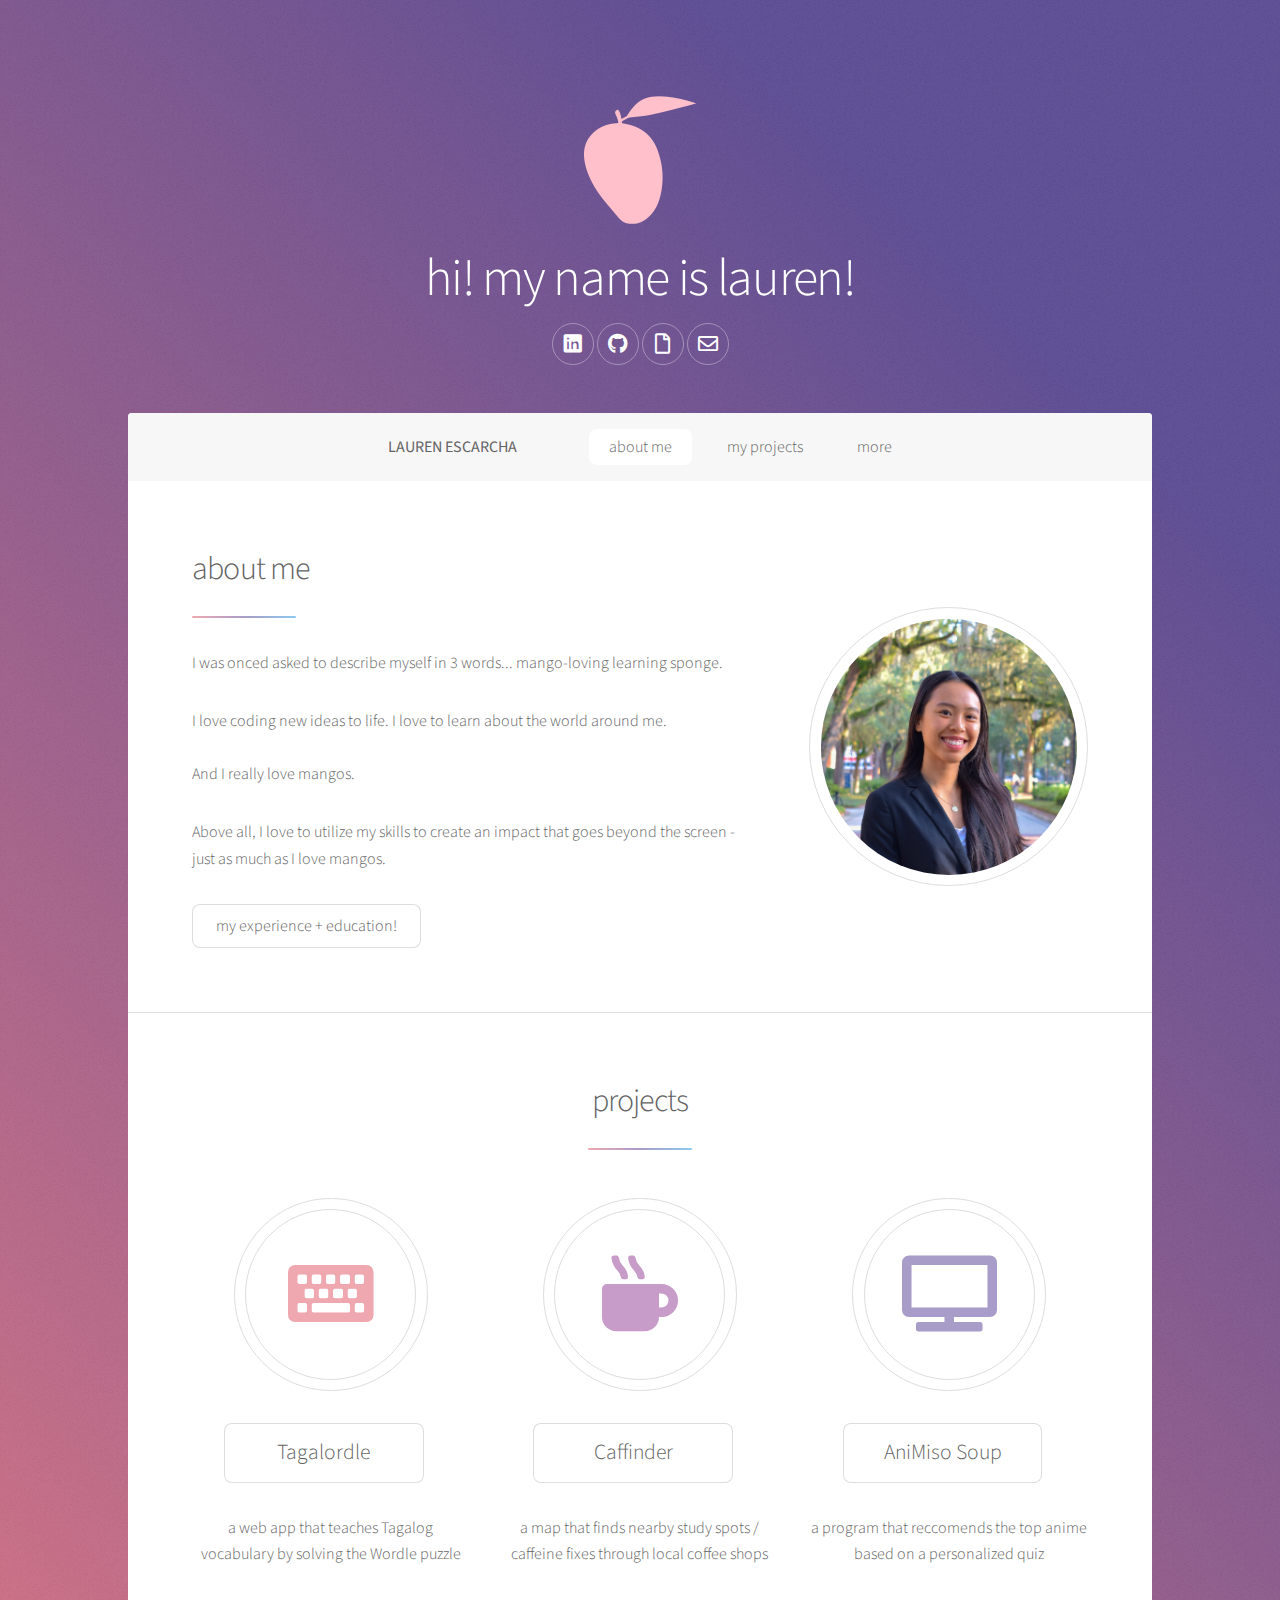
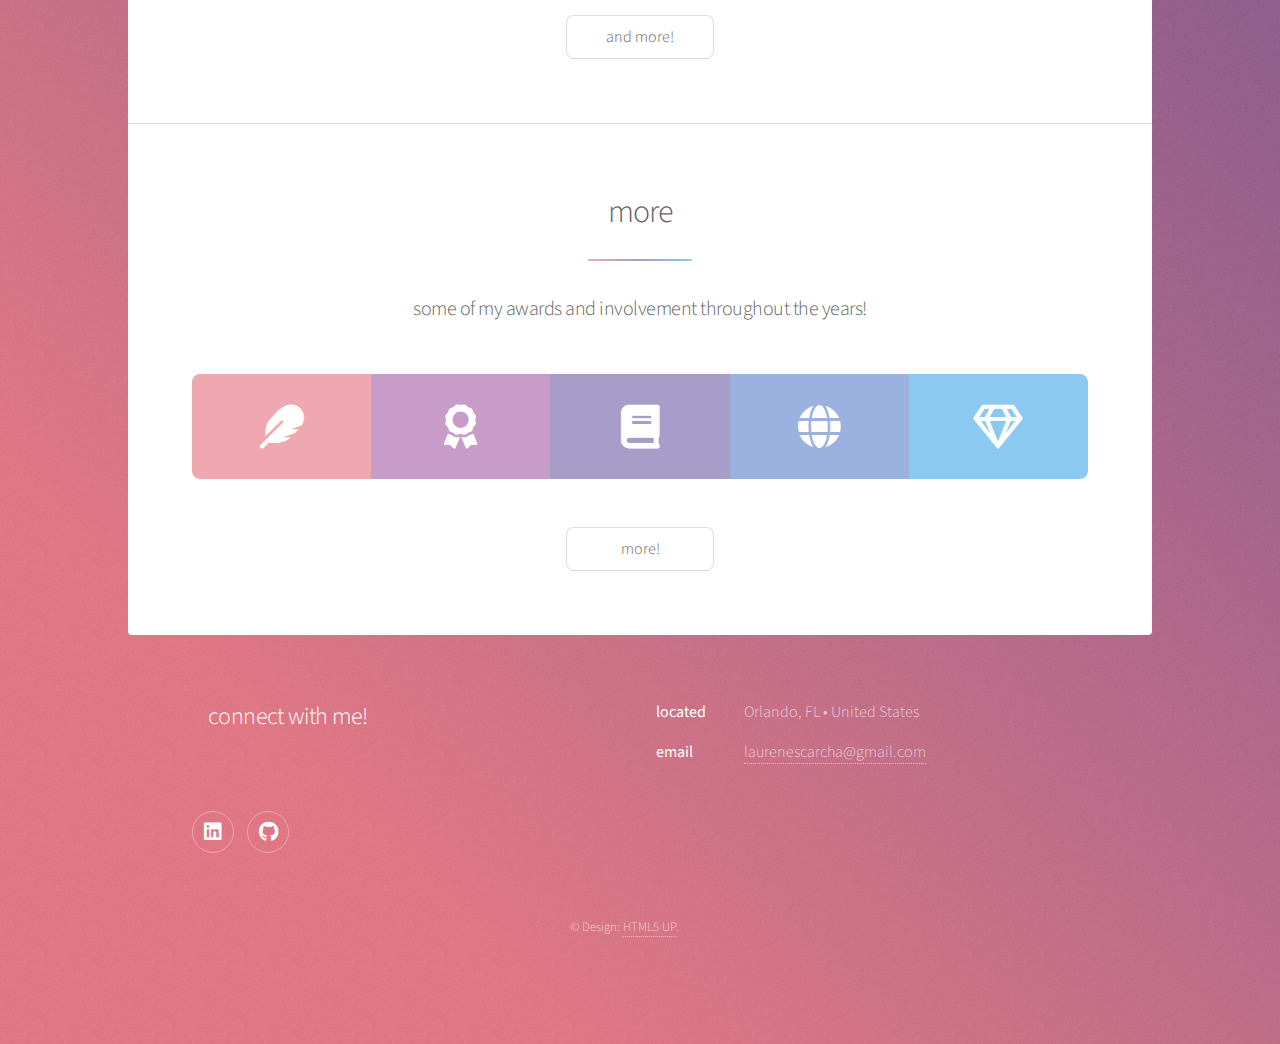
<file: index.html>
<!DOCTYPE HTML>
<!--
	Stellar by HTML5 UP
	html5up.net | @ajlkn
	Free for personal and commercial use under the CCA 3.0 license (html5up.net/license)
	mango icon - https://www.iconsdb.com/pink-icons/mango-icon.html
-->
<html>
	<head>
		<title>lauren escarcha portfolio</title>
		<link rel="shortcut icon" type="image/x-icon" href="mango-256.ico" />
		<meta charset="utf-8" />
		<meta name="viewport" content="width=device-width, initial-scale=1, user-scalable=no" />
		<link rel="stylesheet" href="assets/css/main.css" />
		<noscript><link rel="stylesheet" href="assets/css/noscript.css" /></noscript>
	</head>
	<body class="is-preload">
		

		<!-- Wrapper -->
			<div id="wrapper">

				<!-- Header -->
					<header id="header" class="alt">
						<span class="logo"><img src="images/mango-128.png" alt="" /></span>
						<h1>							
							hi! my name is lauren!
						</h1>

							<a href="https://www.linkedin.com/in/lauren-escarcha/" target="_blank" class="icon solid brands fa-linkedin alt"></a>
							<a href="https://github.com/ubebabe" target="_blank" class="icon brands fa-github alt"></a>
							<a href="https://drive.google.com/file/d/1YSV20uFh9zbZNGhSpkjrwpy8GMozsj-v/view?usp=sharing" target="_blank" class="icon fa-file alt"></a>
							<a href="mailto:laurenescarcha@gmail.com" target="_blank" class="icon fa-envelope alt"></a>

						<!-- built by <a href="https://twitter.com/ajlkn">@ajlkn</a> for <a href="https://html5up.net">HTML5 UP</a>.</p> -->
					</header>

				<!-- Nav -->
				<nav id="nav">
					<ul>
						<li><a href="index.html"><strong>LAUREN ESCARCHA</a></strong> &emsp; &emsp;</li>
						<li><a href="#aboutme" class="active">about me</a></li>
						<li><a href="#projects">my projects</a></li>
						<li><a href="#more">more</a></li>
					</ul>
				</nav>

				<!-- Main -->
					<div id="main">

						<!-- Introduction -->
							<section id="aboutme" class="main">
								<div class="spotlight">
									<div class="content">
										<header class="major">
											<h2>about me</h2>
										</header>
										<p>
											I was onced asked to describe myself in 3 words... mango-loving learning sponge.
										</p>

										<p>
											I love coding new ideas to life.
						
											I love to learn about the world around me.
											
											<br>
											<br>
											And I really love mangos.
										</p>

										<p>
											Above all, I love to utilize my skills to create an impact that goes beyond the screen - just as much as I love mangos.
										</p>
										<ul class="actions">
											<li><a href="aboutme.html" class="button">my experience + education!</a></li>
										</ul>
									</div>
									<span class="image"><img src="images/me-photo.JPEG" alt="" /></span>
								</div>
							</section>

						<!-- First Section -->
							<section id="projects" class="main special">
								<header class="major">
									<h2>projects</h2>
								</header>
								<ul class="features">
									<!-- tagalordle -->
									<li>
										<span class="icon major style1 solid fa-keyboard"></span>

										<ul class="actions">
											<li><a href="tagalordle.html" class="button large">Tagalordle</a></li>
										</ul>

										<p>a web app that teaches Tagalog vocabulary by solving the Wordle puzzle
										</p>
									</li>

									<!-- caffinder -->
									<li>
										<span class="icon major style2 solid fa-mug-hot"></span>
										<ul class="actions">
											<li><a href="caffinder.html" class="button large">Caffinder</a></li>
										</ul>
										<p>a map that finds nearby study spots / caffeine fixes through local coffee shops</p>
									</li>

									<!-- animiso -->
									<li>
										<span class="icon major style3 solid fa-tv"></span>
										<ul class="actions">
											<li><a href="animiso.html" class="button large">AniMiso Soup</a></li>
										</ul>
										<p>a program that reccomends the top anime based on a personalized quiz</p>
									</li>
								</ul>
								<footer class="major">
									<ul class="actions special">
										<li><a href="projects.html" class="button">and more!</a></li>
									</ul>
								</footer>
							</section>

						<!-- Second Section -->
							<section id="more" class="main special">
								<header class="major">
									<h2>more</h2>
									<p>some of my awards and involvement throughout the years!</p>
								</header>
								<ul class="statistics">
									<li class="style1">
										<span class="icon solid fa-feather"></span>
										<!-- <strong>5,120</strong> Etiam -->
									</li>
									<li class="style2">
										<span class="icon solid fa-award"></span>
										<!-- <strong>8,192</strong> Magna -->
									</li>
									<li class="style3">
										<span class="icon solid fa-book"></span>
										<!-- <strong>2,048</strong> Tempus -->
									</li>
									<li class="style4">
										<span class="icon solid fa-globe"></span>
										<!-- <strong>4,096</strong> Aliquam -->
									</li>
									<li class="style5">
										<span class="icon fa-gem"></span>
										<!-- <strong>1,024</strong> Nullam -->
									</li>
								</ul>
								<!-- <p class="content">Nam elementum nisl et mi a commodo porttitor. Morbi sit amet nisl eu arcu faucibus hendrerit vel a risus. Nam a orci mi, elementum ac arcu sit amet, fermentum pellentesque et purus. Integer maximus varius lorem, sed convallis diam accumsan sed. Etiam porttitor placerat sapien, sed eleifend a enim pulvinar faucibus semper quis ut arcu. Ut non nisl a mollis est efficitur vestibulum. Integer eget purus nec nulla mattis et accumsan ut magna libero. Morbi auctor iaculis porttitor. Sed ut magna ac risus et hendrerit scelerisque. Praesent eleifend lacus in lectus aliquam porta. Cras eu ornare dui curabitur lacinia.</p> -->
								<footer class="major">
									<ul class="actions special">
										<li><a href="more.html" class="button">more!</a></li>
									</ul>
								</footer>
							</section>

						<!-- Get Started -->
							<!-- <section id="cta" class="main special">
								<header class="major">
									<h2>Congue imperdiet</h2>
									<p>Donec imperdiet consequat consequat. Suspendisse feugiat congue<br />
									posuere. Nulla massa urna, fermentum eget quam aliquet.</p>
								</header>
								<footer class="major">
									<ul class="actions special">
										<li><a href="generic.html" class="button primary">Get Started</a></li>
										<li><a href="generic.html" class="button">Learn More</a></li>
									</ul>
								</footer>
							</section> -->

					</div>

				<!-- Footer -->
				<footer id="footer">
					<!-- <section>
						<h2>Aliquam sed mauris</h2>
						<p>Sed lorem ipsum dolor sit amet et nullam consequat feugiat consequat magna adipiscing tempus etiam dolore veroeros. eget dapibus mauris. Cras aliquet, nisl ut viverra sollicitudin, ligula erat egestas velit, vitae tincidunt odio.</p>
						<ul class="actions">
							<li><a href="generic.html" class="button">Learn More</a></li>
						</ul>
					</section>
					<section> -->
						<h2>connect with me!</h2>
						<dl class="alt">
							<dt>located</dt>
							<dd>Orlando, FL &bull; United States</dd>
							<!-- <dt>Phone</dt>
							<dd>(407) 000-0000 x 0000</dd> -->
							<dt>email</dt>
							<dd><a href="#">laurenescarcha@gmail.com</a></dd>
						</dl>
						<ul class="icons">
							<!-- <li><a href="#" class="icon brands fa-twitter alt"><span class="label">Twitter</span></a></li>
							<li><a href="#" class="icon brands fa-facebook-f alt"><span class="label">Facebook</span></a></li> -->
							<li><a href="https://www.linkedin.com/in/lauren-escarcha/" target="_blank" class="icon brands fa-linkedin alt"><span class="label">LinkedIn</span></a></li>
							<li><a href="https://github.com/ubebabe" target="_blank" class="icon brands fa-github alt"><span class="label">GitHub</span></a></li>
							<!-- <li><i class="icon solid fa-link alt"></i><span class="label"></span></a></li> -->
						</ul>
					</section>
					<p class="copyright">&copy; Design: <a href="https://html5up.net">HTML5 UP</a>.</p>
				</footer>
			</div>

		<!-- Scripts -->
			<script src="assets/js/jquery.min.js"></script>
			<script src="assets/js/jquery.scrollex.min.js"></script>
			<script src="assets/js/jquery.scrolly.min.js"></script>
			<script src="assets/js/browser.min.js"></script>
			<script src="assets/js/breakpoints.min.js"></script>
			<script src="assets/js/util.js"></script>
			<script src="assets/js/main.js"></script>

	</body>
</html>
</file>
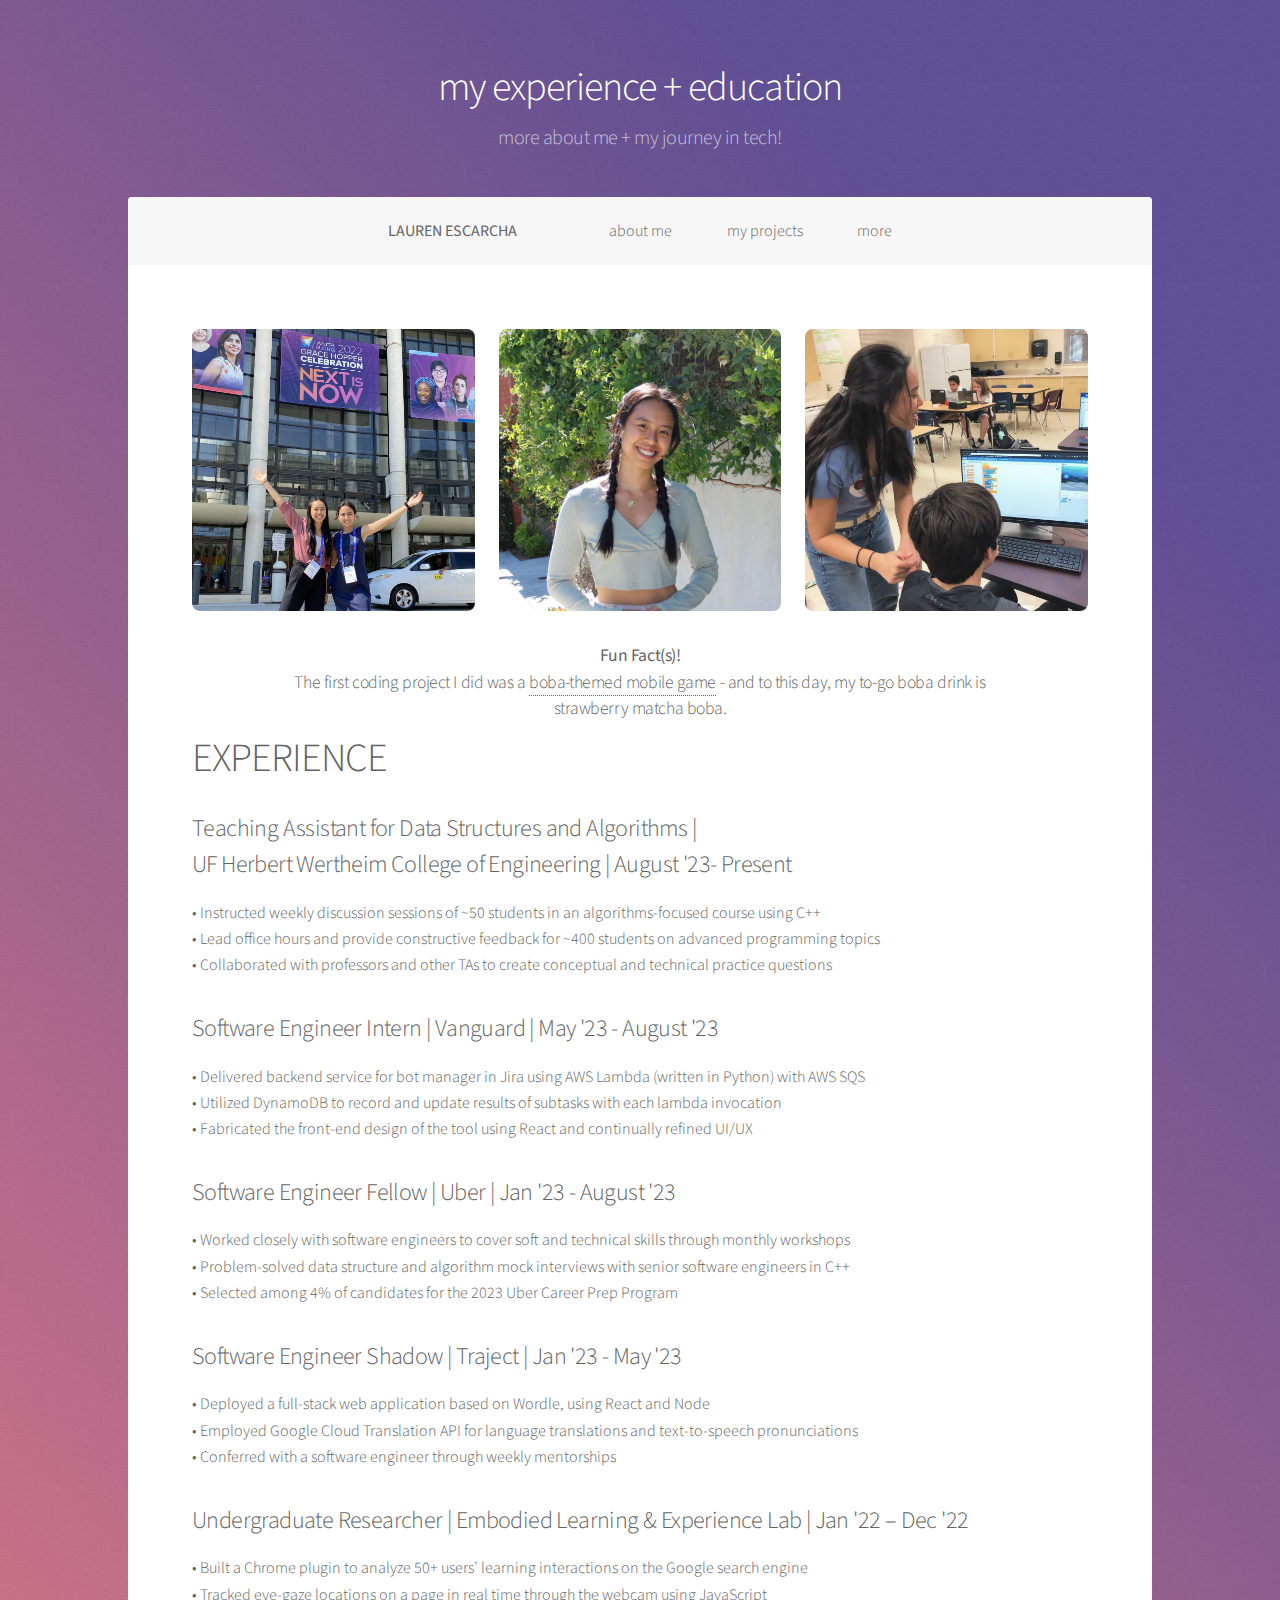
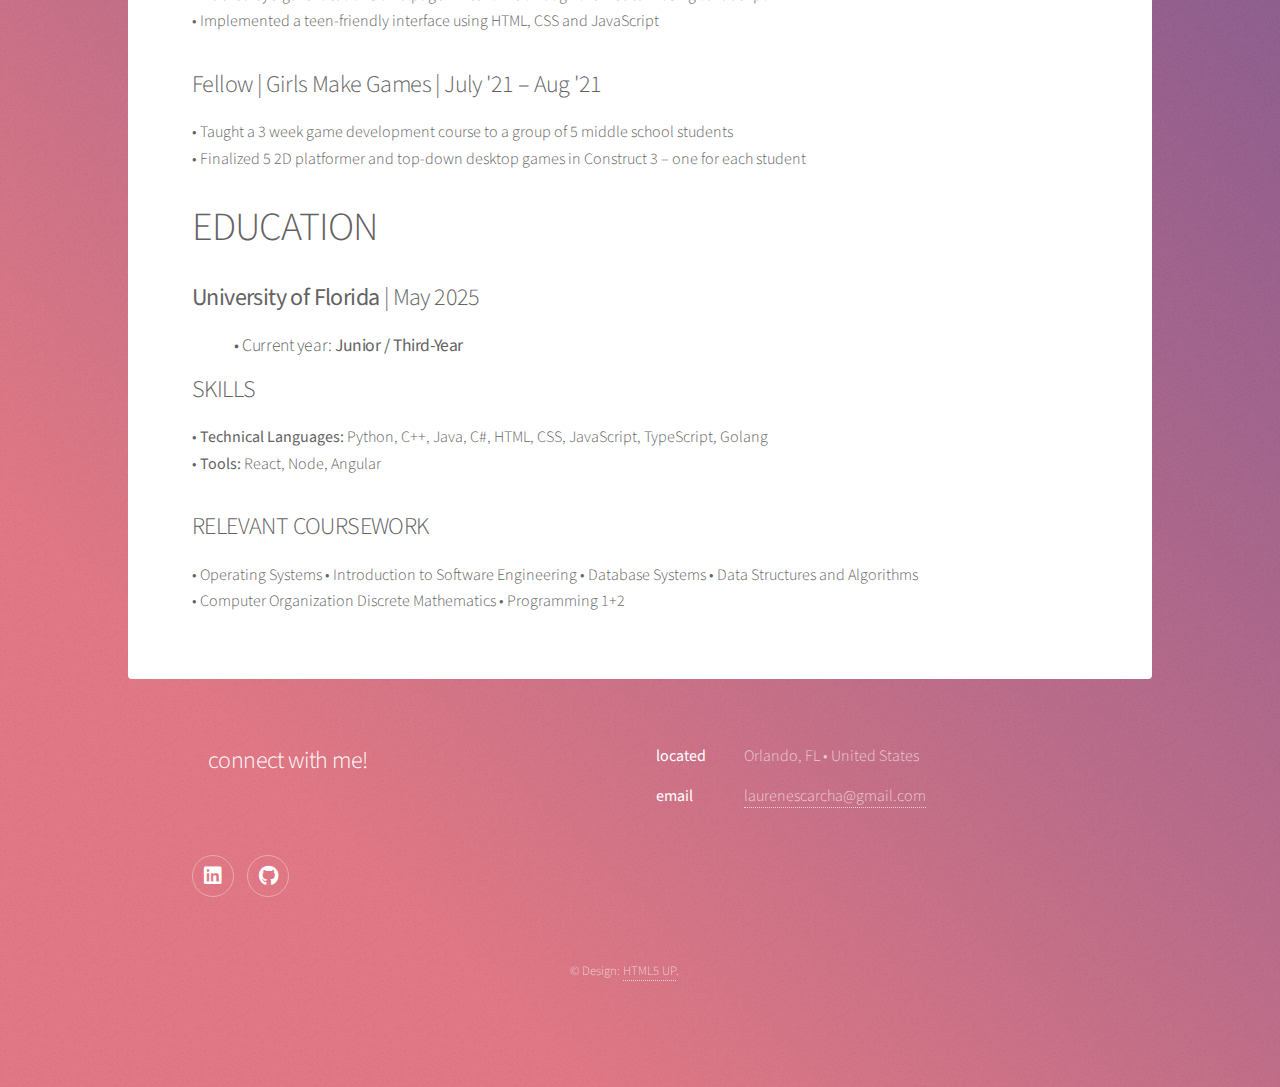
<file: aboutme.html>
<!DOCTYPE HTML>
<!--
	Stellar by HTML5 UP
	html5up.net | @ajlkn
	Free for personal and commercial use under the CCA 3.0 license (html5up.net/license)
-->
<html>
	<head>
		<title>my experience</title>
		<link rel="shortcut icon" type="image/x-icon" href="mango-256.ico" />
		<meta charset="utf-8" />
		<meta name="viewport" content="width=device-width, initial-scale=1, user-scalable=no" />
		<link rel="stylesheet" href="assets/css/main.css" />
		<noscript><link rel="stylesheet" href="assets/css/noscript.css" /></noscript>
	</head>
	<body class="is-preload">

		<!-- Wrapper -->
			<div id="wrapper">

				<!-- Header -->
					<header id="header">
						<h1>my experience + education</h1>
						<p>more about me + my journey in tech!</p>
					</header>

					<!-- Nav -->
					<nav id="nav">
						<ul>
							<li><a href="index.html"><strong>LAUREN ESCARCHA</a></strong> &emsp; &emsp;</li>
							<li><a href="aboutme.html">about me</a></li>
							<li><a href="projects.html">my projects</a></li>
							<li><a href="more.html">more</a></li>
						</ul>
					</nav>

				<!-- Main -->
					<div id="main">

						<!-- Content -->
							<section id="content" class="main">

								<div class="box alt">
									<div class="row gtr-uniform">
										<div class="col-4"><span class="image fit"><img src="images/ghc.jpg" alt="" /></span></div>
										<div class="col-4"><span class="image fit"><img src="images/me.JPG" alt="" /></span></div>
										<div class="col-4"><span class="image fit"><img src="images/ams.jpg" alt="" /></span></div>
									</div>
								</div>

								<h4><center><strong>Fun Fact(s)!</strong>  
									<br> The first coding project I did was a  <a href="https://drive.google.com/file/d/1QMOMHypSMrcfOlgqXxYEvCkHQuRrg2fW/view?usp=sharing" target="_blank">boba-themed mobile game</a> - and to this day, my to-go boba drink is  
									<br>strawberry matcha boba.</center></h4>
							
								<!-- EXPERIENCE  -->

								<h1>EXPERIENCE</h1>

								<h2>Teaching Assistant for Data Structures and Algorithms | 
									<br>UF Herbert Wertheim College of Engineering | August '23- Present</h2>
								<p>&bull; Instructed weekly discussion sessions of ~50 students in an algorithms-focused course using C++
								<br>&bull; Lead office hours and provide constructive feedback for ~400 students on advanced programming topics 
								<br>&bull; Collaborated with professors and other TAs to create conceptual and technical practice questions </p>

							
								<h2>Software Engineer Intern | Vanguard | May '23 - August '23</h2>
								<p>&bull; Delivered backend service for bot manager in Jira using AWS Lambda (written in Python) with AWS SQS
								<br>&bull; Utilized DynamoDB to record and update results of subtasks with each lambda invocation
								<br>&bull; Fabricated the front-end design of the tool using React and continually refined UI/UX</p>

								<h2>Software Engineer Fellow | Uber | Jan '23 - August '23</h2>
								<p>&bull; Worked closely with software engineers to cover soft and technical skills through monthly workshops
								<br>&bull; Problem-solved data structure and algorithm mock interviews with senior software engineers in C++
								<br>&bull; Selected among 4% of candidates for the 2023 Uber Career Prep Program</p>

								<h2>Software Engineer Shadow | Traject | Jan '23 - May '23</h2>
								<p>&bull; Deployed a full-stack web application based on Wordle, using React and Node
								<br>&bull; Employed Google Cloud Translation API for language translations and text-to-speech pronunciations
								<br>&bull; Conferred with a software engineer through weekly mentorships</p>

								<h2>Undergraduate Researcher | Embodied Learning & Experience Lab | Jan '22 – Dec '22</h2>
								<p>&bull; Built a Chrome plugin to analyze 50+ users’ learning interactions on the Google search engine
								<br>&bull; Tracked eye-gaze locations on a page in real time through the webcam using JavaScript
								<br>&bull; Implemented a teen-friendly interface using HTML, CSS and JavaScript </p>
	
								<h2>Fellow | Girls Make Games | July '21 – Aug '21</h2>
								<p>&bull; Taught a 3 week game development course to a group of 5 middle school students
								<br>&bull; Finalized 5 2D platformer and top-down desktop games in Construct 3 – one for each student</p>

								<!-- EDUCATION -->
								<h1>EDUCATION</h1>
								<h2> <strong>University of Florida</strong> | May 2025 </h2>
								<h4>&emsp; &emsp; &bull; Current year: <strong>Junior / Third-Year</strong> </h4> 
							
								<h2>SKILLS</h2>
								<p>&bull; <strong>Technical Languages: </strong> Python, C++, Java, C#, HTML, CSS, JavaScript, TypeScript, Golang
								<br>&bull; <strong>Tools: </strong> React, Node, Angular</p>
	
								<h2>RELEVANT COURSEWORK</h2>
								<p>&bull; Operating Systems &bull; Introduction to Software Engineering &bull; Database Systems &bull; Data Structures and Algorithms 
								<br> &bull; Computer Organization Discrete Mathematics &bull; Programming 1+2
								</p>

							</section>

					</div>

				<!-- Footer -->
				<footer id="footer">
					<!-- <section>
						<h2>Aliquam sed mauris</h2>
						<p>Sed lorem ipsum dolor sit amet et nullam consequat feugiat consequat magna adipiscing tempus etiam dolore veroeros. eget dapibus mauris. Cras aliquet, nisl ut viverra sollicitudin, ligula erat egestas velit, vitae tincidunt odio.</p>
						<ul class="actions">
							<li><a href="generic.html" class="button">Learn More</a></li>
						</ul>
					</section>
					<section> -->
						<h2>connect with me!</h2>
						<dl class="alt">
							<dt>located</dt>
							<dd>Orlando, FL &bull; United States</dd>
							<!-- <dt>Phone</dt>
							<dd>(407) 000-0000 x 0000</dd> -->
							<dt>email</dt>
							<dd><a href="#">laurenescarcha@gmail.com</a></dd>
						</dl>
						<ul class="icons">
							<!-- <li><a href="#" class="icon brands fa-twitter alt"><span class="label">Twitter</span></a></li>
							<li><a href="#" class="icon brands fa-facebook-f alt"><span class="label">Facebook</span></a></li> -->
							<li><a href="https://www.linkedin.com/in/lauren-escarcha/" target="_blank" class="icon brands fa-linkedin alt"><span class="label">LinkedIn</span></a></li>
							<li><a href="https://github.com/ubebabe" target="_blank" class="icon brands fa-github alt"><span class="label">GitHub</span></a></li>
							<!-- <li><i class="icon solid fa-link alt"></i><span class="label"></span></a></li> -->
						</ul>
					</section>
					<p class="copyright">&copy; Design: <a href="https://html5up.net">HTML5 UP</a>.</p>
				</footer>

			</div>

		<!-- Scripts -->
			<script src="assets/js/jquery.min.js"></script>
			<script src="assets/js/jquery.scrollex.min.js"></script>
			<script src="assets/js/jquery.scrolly.min.js"></script>
			<script src="assets/js/browser.min.js"></script>
			<script src="assets/js/breakpoints.min.js"></script>
			<script src="assets/js/util.js"></script>
			<script src="assets/js/main.js"></script>

	</body>
</html>
</file>
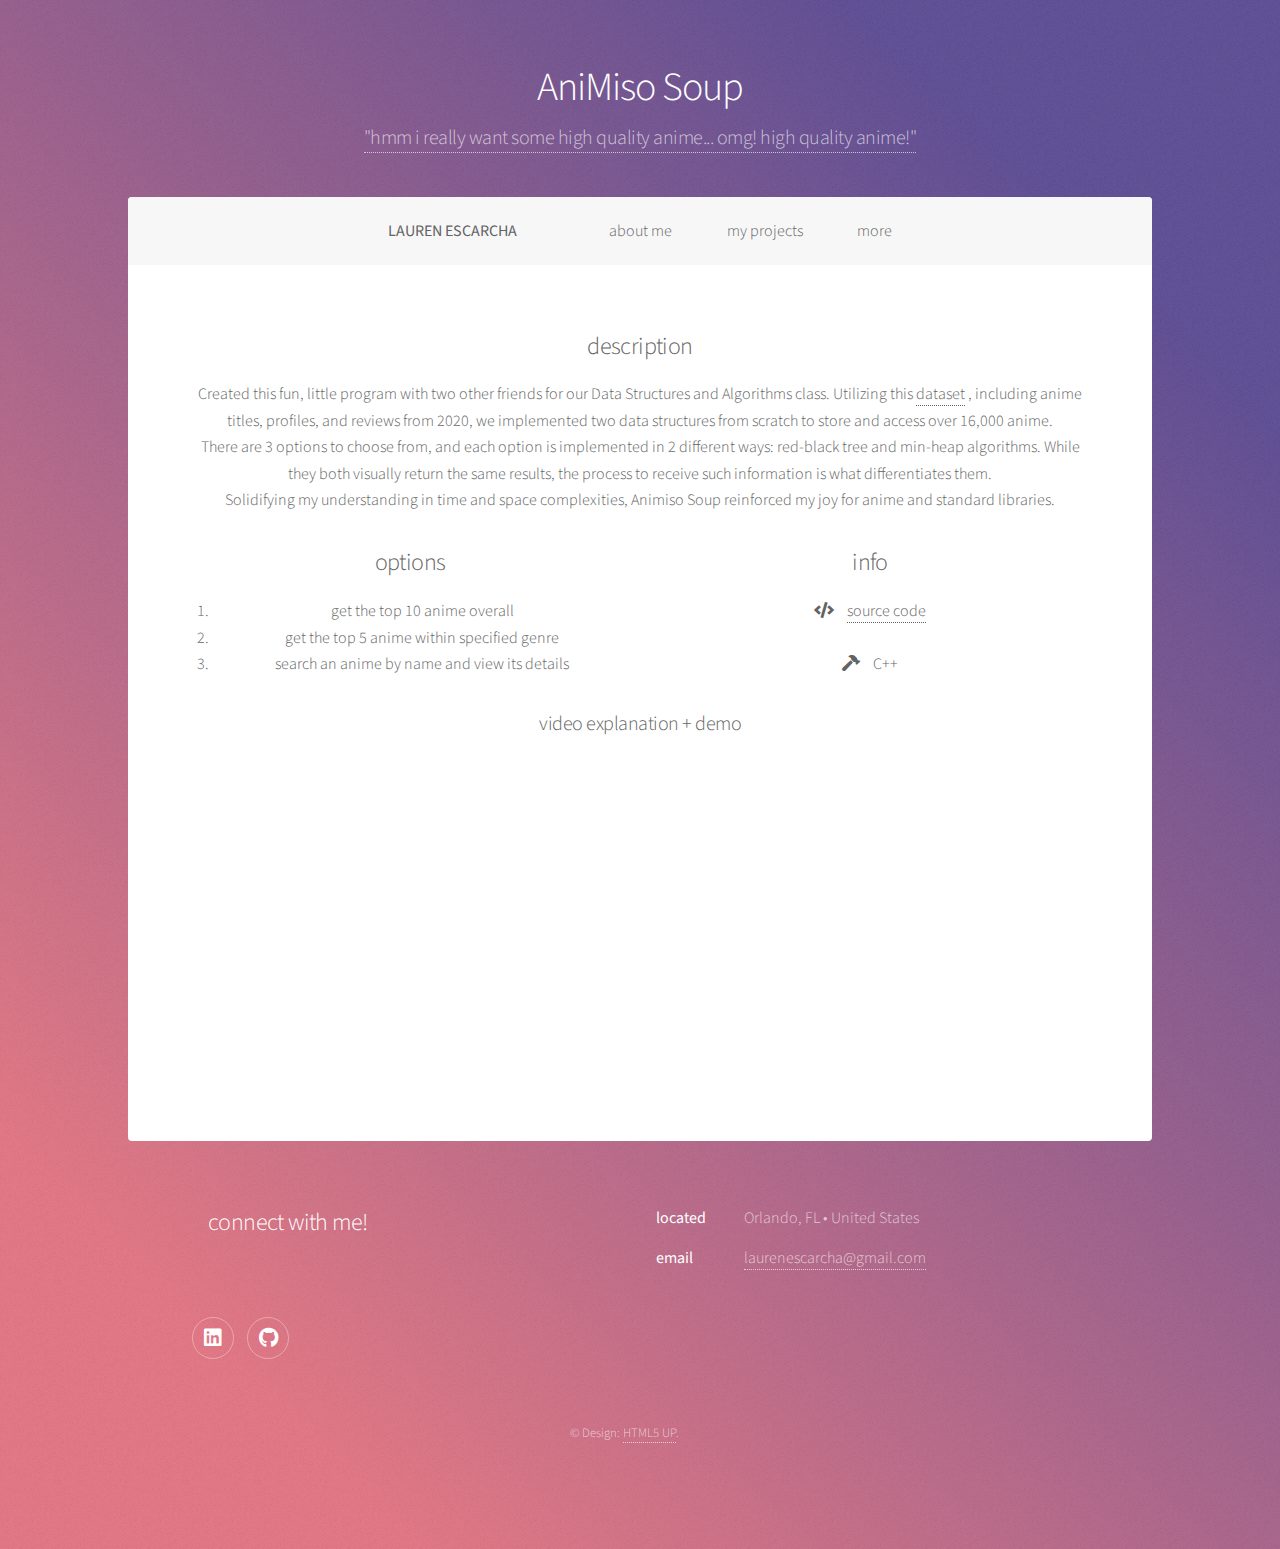
<file: animiso.html>
<!DOCTYPE HTML>
<!--
	Stellar by HTML5 UP
	html5up.net | @ajlkn
	Free for personal and commercial use under the CCA 3.0 license (html5up.net/license)
-->
<html>
	<head>
		<title>my projects</title>
		<link rel="shortcut icon" type="image/x-icon" href="mango-256.ico" />
		<meta charset="utf-8" />
		<meta name="viewport" content="width=device-width, initial-scale=1, user-scalable=no" />
		<link rel="stylesheet" href="assets/css/main.css" />
		<noscript><link rel="stylesheet" href="assets/css/noscript.css" /></noscript>
	</head>
	<body class="is-preload">

		<!-- Wrapper -->
			<div id="wrapper">

				<!-- Header -->
					<header id="header">
						<h1>AniMiso Soup</h1>
						<p>
							<a href="https://www.tiktok.com/@gnocchi500/video/7016739535925103877" target="_blank">"hmm i really want some high quality anime... omg! high quality anime!"</a>
							<!-- <p>"hmm i really want some high quality anime... omg! high quality anime!"</p> -->
						</p>
					</header>

					<!-- Nav -->
				<nav id="nav">
					<ul>
						<li><a href="index.html"><strong>LAUREN ESCARCHA</a></strong> &emsp; &emsp;</li>
						<li><a href="aboutme.html">about me</a></li>
						<li><a href="projects.html">my projects</a></li>
						<li><a href="more.html">more</a></li>
					</ul>
				</nav>

				<!-- Main -->
					<div id="main">

						<!-- Content -->
							<section id="content" class="main">

								<!-- projects -->

								<section id="first" class="main special">
							

								<!-- Lists -->
									<section>

										<!-- Description -->

										<h2>description</h2>
											Created this fun, little program with two other friends for our Data Structures and Algorithms class.
											Utilizing this
											<a href="https://www.kaggle.com/datasets/marlesson/myanimelist-dataset-animes-profiles-reviews?select=animes.csv" target="_blank">dataset</a>
											, including anime titles, profiles, and reviews from 2020, we implemented
											two data structures from scratch to store and access over 16,000 anime.

											<br> There are 3 options to choose from, and each option is implemented in 2 different ways: red-black tree 
											and min-heap algorithms. While they both visually return the same results, the process to receive such information is what differentiates them.
										
											<br> Solidifying my understanding in time and space complexities, Animiso Soup reinforced my joy for anime and standard libraries. 
											
										</p>

										<div class="row">
											<div class="col-6 col-12-medium">
												<h2>options</h2>
												<ol>
													<li>get the top 10 anime overall</li>
													<li>get the top 5 anime within specified genre</li>
													<li>search an anime by name and view its details</li>
												</ol>
											</div>

											<div class="col-6 col-12-medium">
												
												<h2>info</h2>

												<ul class="icons">
													<li><a href="https://github.com/ubebabe/AniMisoSoup" class="icon solid fa-code"  target="_blank">
														<span class="label"></span></a></li>
													<a href="https://github.com/ubebabe/AniMisoSoup" target="_blank">source code</a>
													<br>
													<br>
													<li><a class="icon solid fa-hammer">
														<span class="label"></span></a></li>
													<span>C++</span>
													
												</ul>
												
											</div>
										</div>
										
								<!-- Image -->
									<section>
										<h3>video explanation + demo</h3>
										<div class="box alt">
											<iframe width="560" height="315" src="https://www.youtube.com/embed/IAcxpfDXMEM" frameborder="0" allowfullscreen></iframe>
      											</iframe>
										</div>
										</section>

							</section>

					</div>

				<!-- Footer -->
				<footer id="footer">
					<!-- <section>
						<h2>Aliquam sed mauris</h2>
						<p>Sed lorem ipsum dolor sit amet et nullam consequat feugiat consequat magna adipiscing tempus etiam dolore veroeros. eget dapibus mauris. Cras aliquet, nisl ut viverra sollicitudin, ligula erat egestas velit, vitae tincidunt odio.</p>
						<ul class="actions">
							<li><a href="generic.html" class="button">Learn More</a></li>
						</ul>
					</section>
					<section> -->
						<h2>connect with me!</h2>
						<dl class="alt">
							<dt>located</dt>
							<dd>Orlando, FL &bull; United States</dd>
							<!-- <dt>Phone</dt>
							<dd>(407) 000-0000 x 0000</dd> -->
							<dt>email</dt>
							<dd><a href="#">laurenescarcha@gmail.com</a></dd>
						</dl>
						<ul class="icons">
							<!-- <li><a href="#" class="icon brands fa-twitter alt"><span class="label">Twitter</span></a></li>
							<li><a href="#" class="icon brands fa-facebook-f alt"><span class="label">Facebook</span></a></li> -->
							<li><a href="https://www.linkedin.com/in/lauren-escarcha/" target="_blank" class="icon brands fa-linkedin alt"><span class="label">LinkedIn</span></a></li>
							<li><a href="https://github.com/ubebabe" target="_blank" class="icon brands fa-github alt"><span class="label">GitHub</span></a></li>
							<!-- <li><i class="icon solid fa-link alt"></i><span class="label"></span></a></li> -->
						</ul>
					</section>
					<p class="copyright">&copy; Design: <a href="https://html5up.net">HTML5 UP</a>.</p>
				</footer>

			</div>

		<!-- Scripts -->
			<script src="assets/js/jquery.min.js"></script>
			<script src="assets/js/jquery.scrollex.min.js"></script>
			<script src="assets/js/jquery.scrolly.min.js"></script>
			<script src="assets/js/browser.min.js"></script>
			<script src="assets/js/breakpoints.min.js"></script>
			<script src="assets/js/util.js"></script>
			<script src="assets/js/main.js"></script>

	</body>
</html>
</file>
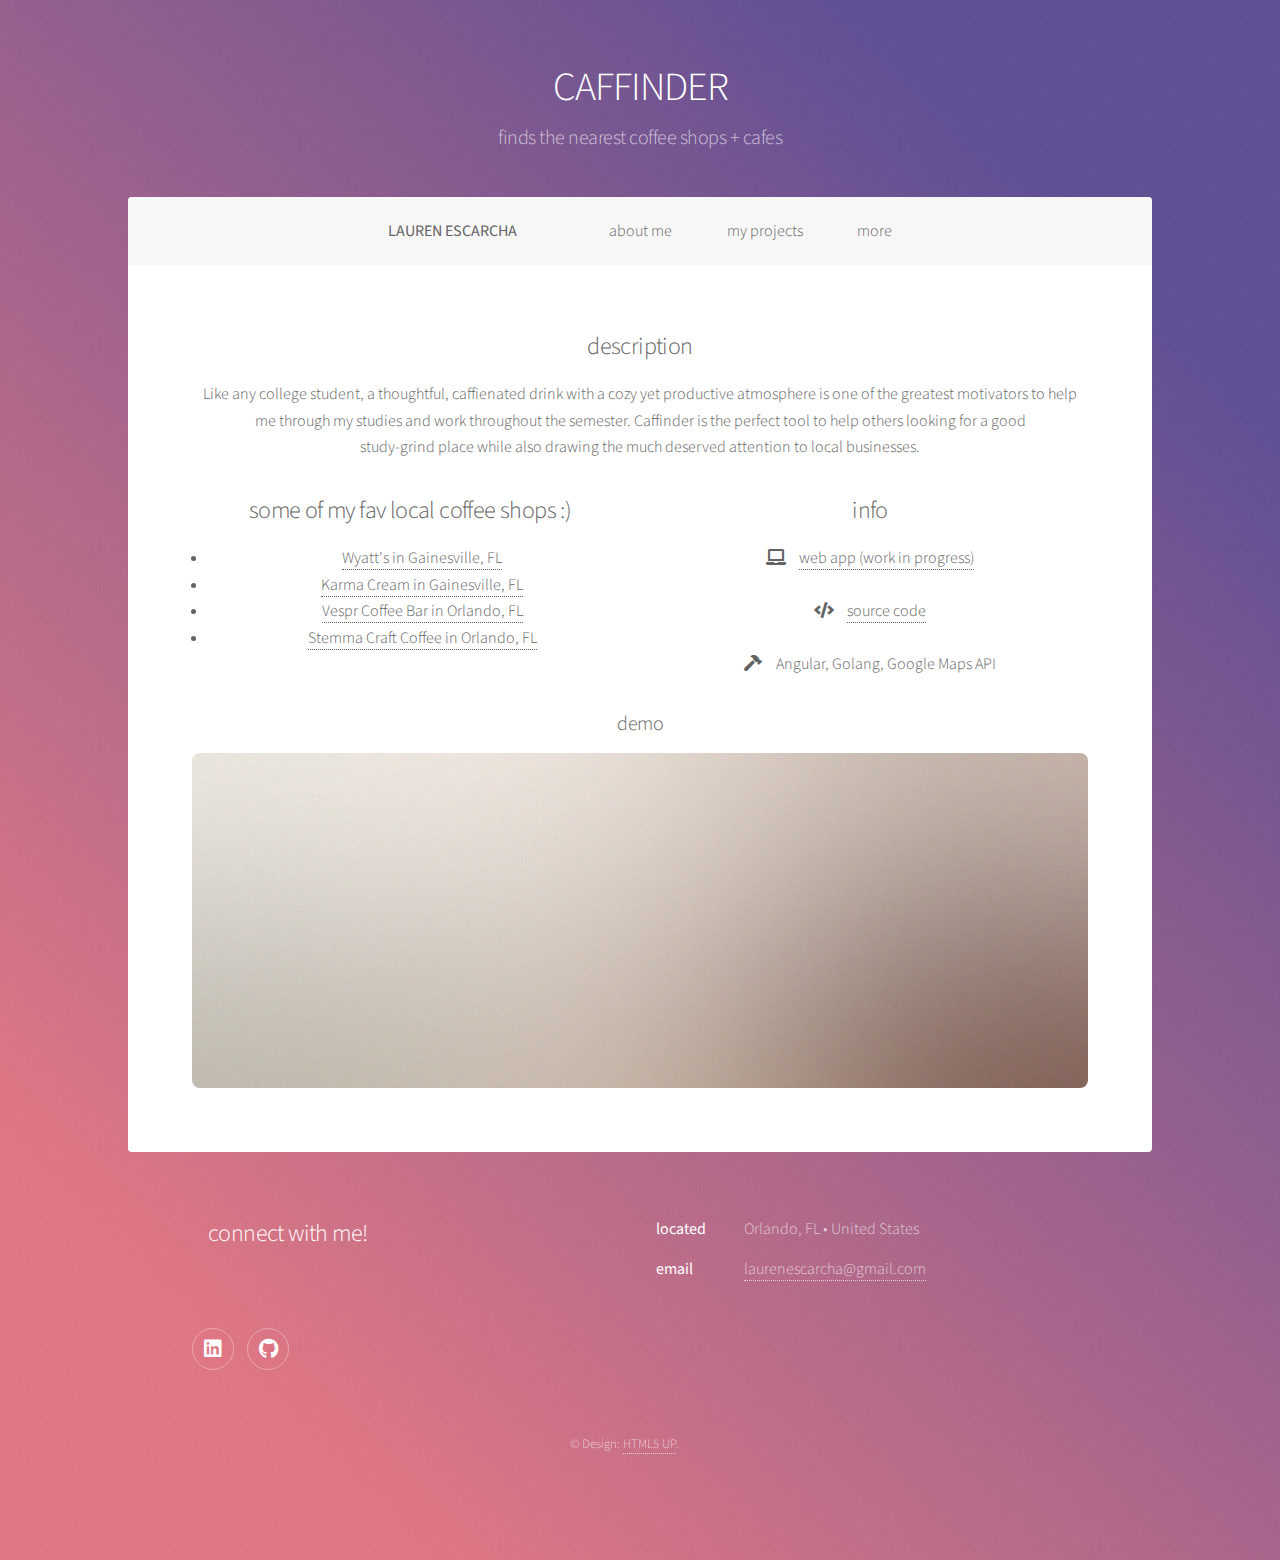
<file: caffinder.html>
<!DOCTYPE HTML>
<!--
	Stellar by HTML5 UP
	html5up.net | @ajlkn
	Free for personal and commercial use under the CCA 3.0 license (html5up.net/license)
-->
<html>
	<head>
		<title>my projects</title>
		<meta charset="utf-8" />
		<meta name="viewport" content="width=device-width, initial-scale=1, user-scalable=no" />
		<link rel="stylesheet" href="assets/css/main.css" />
		<noscript><link rel="stylesheet" href="assets/css/noscript.css" /></noscript>
	</head>
	<body class="is-preload">

		<!-- Wrapper -->
			<div id="wrapper">

				<!-- Header -->
					<header id="header">
						<h1>CAFFINDER</h1>
						<p>finds the nearest coffee shops + cafes</p>
					</header>

					<!-- Nav -->
				<nav id="nav">
					<ul>
						<li><a href="index.html"><strong>LAUREN ESCARCHA</a></strong> &emsp; &emsp;</li>
						<li><a href="aboutme.html">about me</a></li>
						<li><a href="projects.html">my projects</a></li>
						<li><a href="more.html">more</a></li>
					</ul>
				</nav>

				<!-- Main -->
					<div id="main">

						<!-- Content -->
							<section id="content" class="main">

								<!-- projects -->

								<section id="first" class="main special">
							

								<!-- Lists -->
									<section>

										<!-- Description -->

										<h2>description</h2
										<p> Like any college student, a thoughtful, caffienated drink with a cozy yet productive atmosphere is one of the greatest motivators to
											 help me through my studies and work throughout the semester. Caffinder is the perfect tool to help others looking for a good 
											 <br>study-grind place while also drawing the much deserved attention to local businesses. 
										</p>

										<div class="row">
											<div class="col-6 col-12-medium">
												<h2>some of my fav local coffee shops :)</h2>
												<ul>
													<li><a href="https://www.wyattscoffee.com/" target="_blank">Wyatt's in Gainesville, FL</a></li>
													<li><a href="https://karma-cream.square.site/" target="_blank">Karma Cream in Gainesville, FL</a></li>
													<li><a href="https://www.thevespr.com/" target="_blank">Vespr Coffee Bar in Orlando, FL</a></li>
													<li><a href="https://stemmacraftcoffee.com/" target="_blank">Stemma Craft Coffee in Orlando, FL</a></li>
												</ul>
											</div>

											<div class="col-6 col-12-medium">
												
												<h2>info</h2>

												<ul class="icons">
													<li><a href="https://github.com/sakara01/CEN3031_Project" class="icon solid fa-laptop"  target="_blank">
														<span class="label"></span></a></li>
													<a href="https://github.com/sakara01/CEN3031_Project" target="_blank">web app (work in progress)</a>
													<br>
													<br>
													<li><a href="https://github.com/sakara01/CEN3031_Project" class="icon solid fa-code"  target="_blank">
														<span class="label"></span></a></li>
													<a href="https://github.com/sakara01/CEN3031_Project" target="_blank">source code</a>
													<br>
													<br>
													<li><a class="icon solid fa-hammer">
														<span class="label"></span></a></li>
													<span>Angular, Golang, Google Maps API</span>
												</ul>
												
											</div>
										</div>
										
								<!-- Image -->
									<section>
										<h3>demo</h3>
										<div class="box alt">
											<div class="row gtr-uniform">
												<div class="col-12"><span class="image fit"><img src="images/pic04.jpg" alt="" /></span></div>
												<!-- <div class="col-4"><span class="image fit"><img src="images/pic01.jpg" alt="" /></span></div> -->
											</div>
										</div>
										</section>

							</section>

					</div>

				<!-- Footer -->
				<footer id="footer">
					<!-- <section>
						<h2>Aliquam sed mauris</h2>
						<p>Sed lorem ipsum dolor sit amet et nullam consequat feugiat consequat magna adipiscing tempus etiam dolore veroeros. eget dapibus mauris. Cras aliquet, nisl ut viverra sollicitudin, ligula erat egestas velit, vitae tincidunt odio.</p>
						<ul class="actions">
							<li><a href="generic.html" class="button">Learn More</a></li>
						</ul>
					</section>
					<section> -->
						<h2>connect with me!</h2>
						<dl class="alt">
							<dt>located</dt>
							<dd>Orlando, FL &bull; United States</dd>
							<!-- <dt>Phone</dt>
							<dd>(407) 000-0000 x 0000</dd> -->
							<dt>email</dt>
							<dd><a href="#">laurenescarcha@gmail.com</a></dd>
						</dl>
						<ul class="icons">
							<!-- <li><a href="#" class="icon brands fa-twitter alt"><span class="label">Twitter</span></a></li>
							<li><a href="#" class="icon brands fa-facebook-f alt"><span class="label">Facebook</span></a></li> -->
							<li><a href="https://www.linkedin.com/in/lauren-escarcha/" target="_blank" class="icon brands fa-linkedin alt"><span class="label">LinkedIn</span></a></li>
							<li><a href="https://github.com/ubebabe" target="_blank" class="icon brands fa-github alt"><span class="label">GitHub</span></a></li>
							<!-- <li><i class="icon solid fa-link alt"></i><span class="label"></span></a></li> -->
						</ul>
					</section>
					<p class="copyright">&copy; Design: <a href="https://html5up.net">HTML5 UP</a>.</p>
				</footer>

			</div>

		<!-- Scripts -->
			<script src="assets/js/jquery.min.js"></script>
			<script src="assets/js/jquery.scrollex.min.js"></script>
			<script src="assets/js/jquery.scrolly.min.js"></script>
			<script src="assets/js/browser.min.js"></script>
			<script src="assets/js/breakpoints.min.js"></script>
			<script src="assets/js/util.js"></script>
			<script src="assets/js/main.js"></script>

	</body>
</html>
</file>
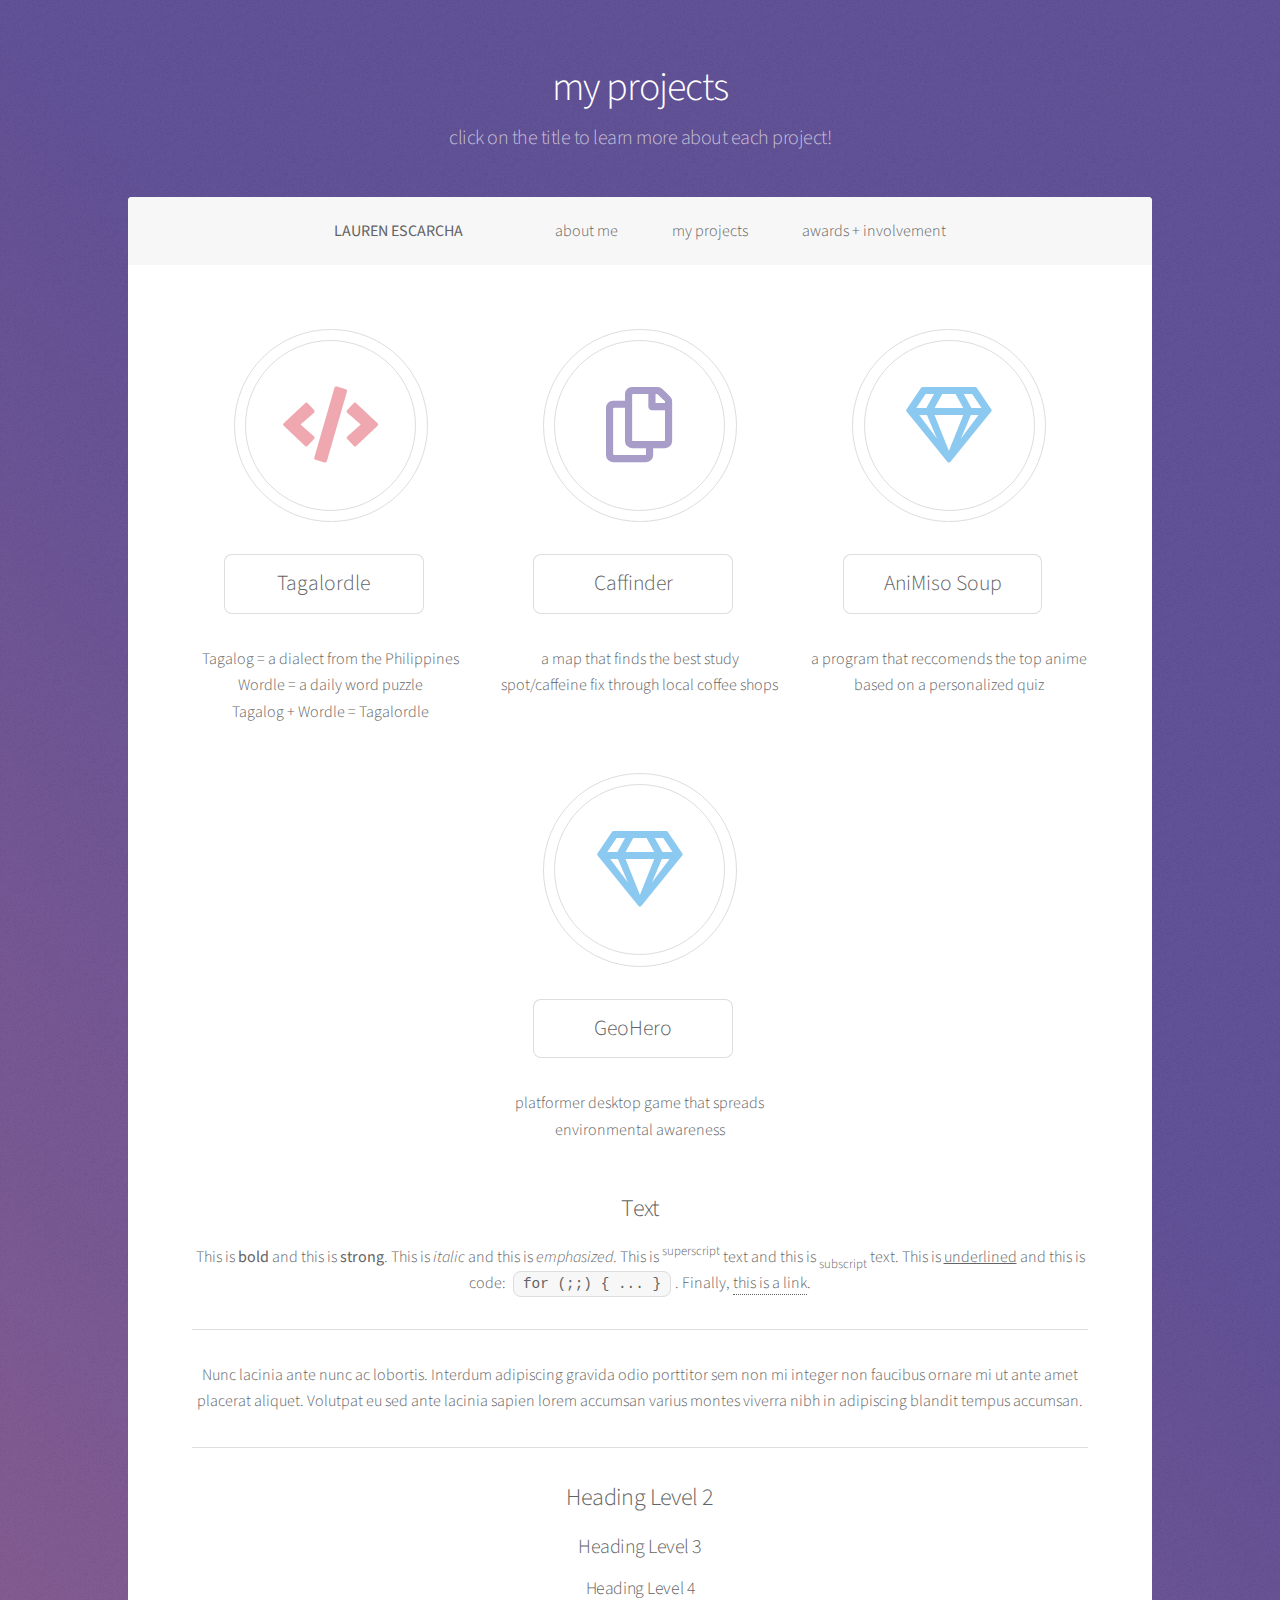
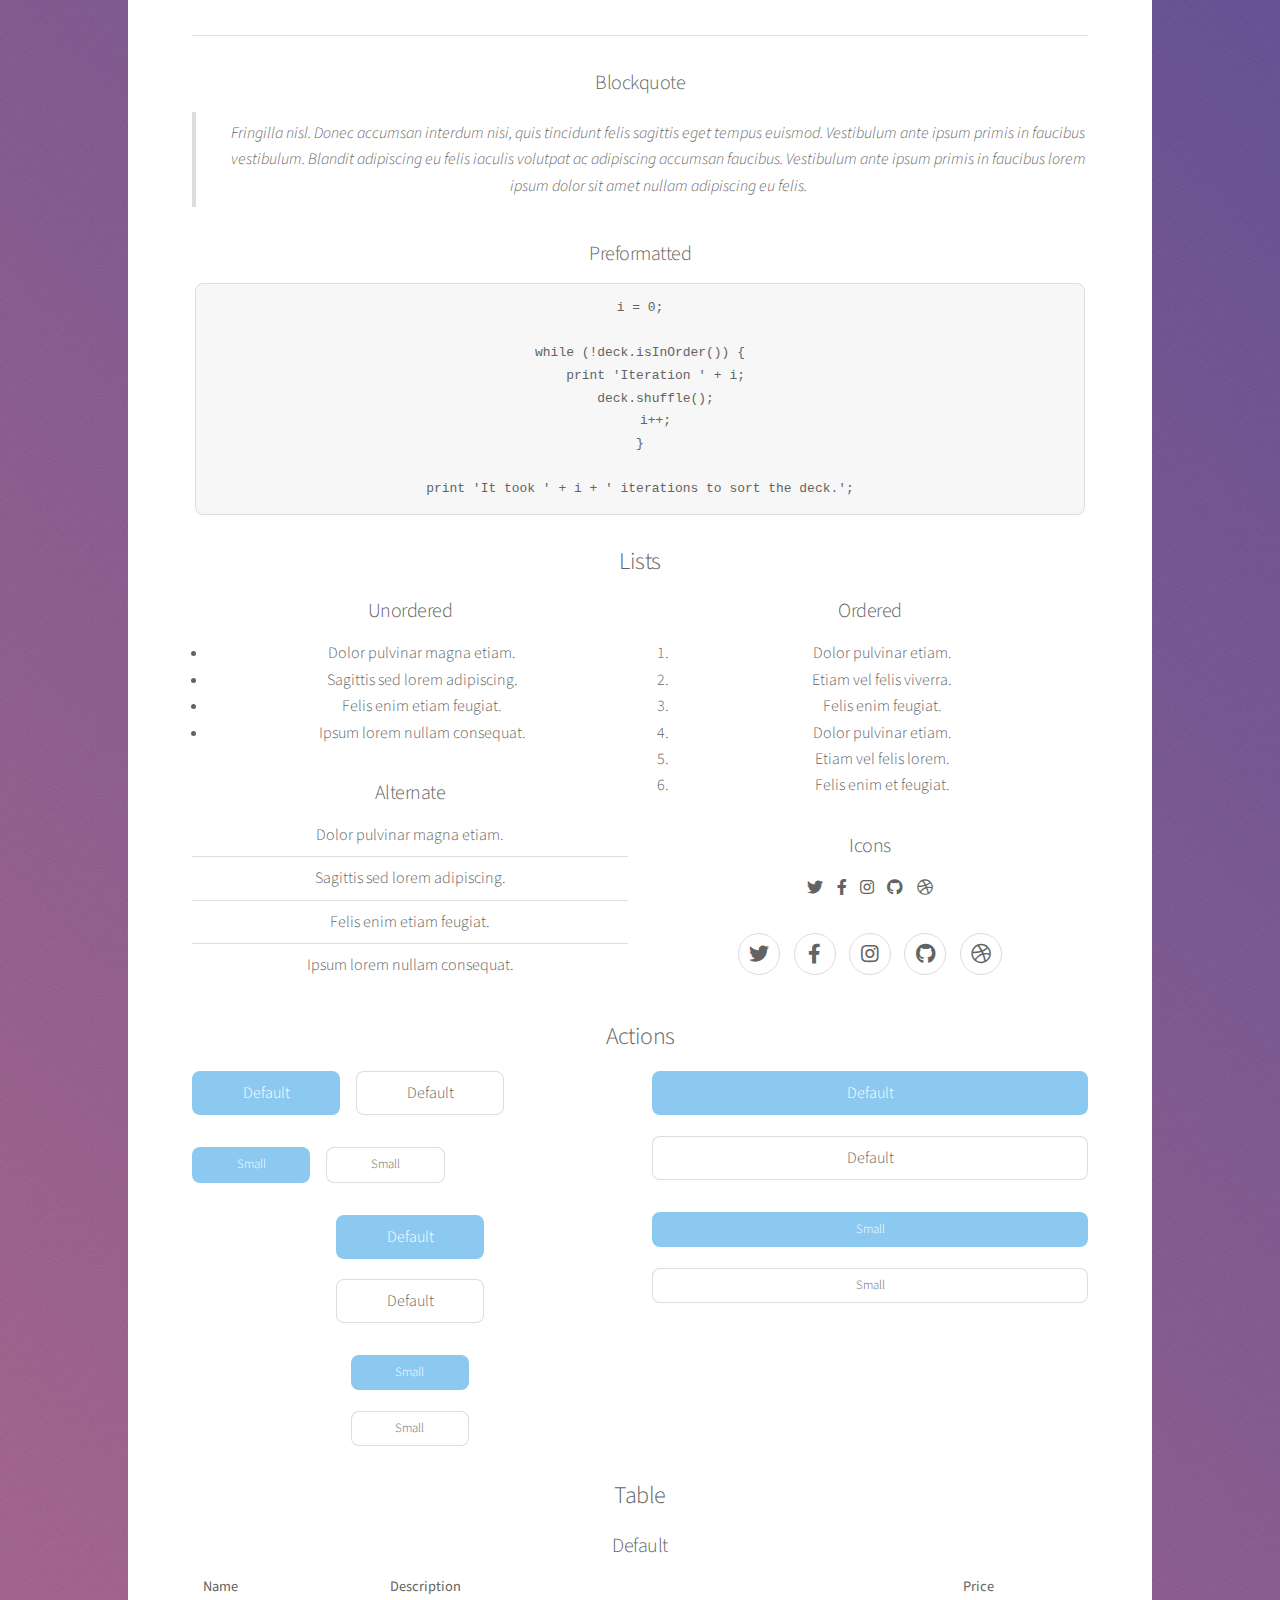
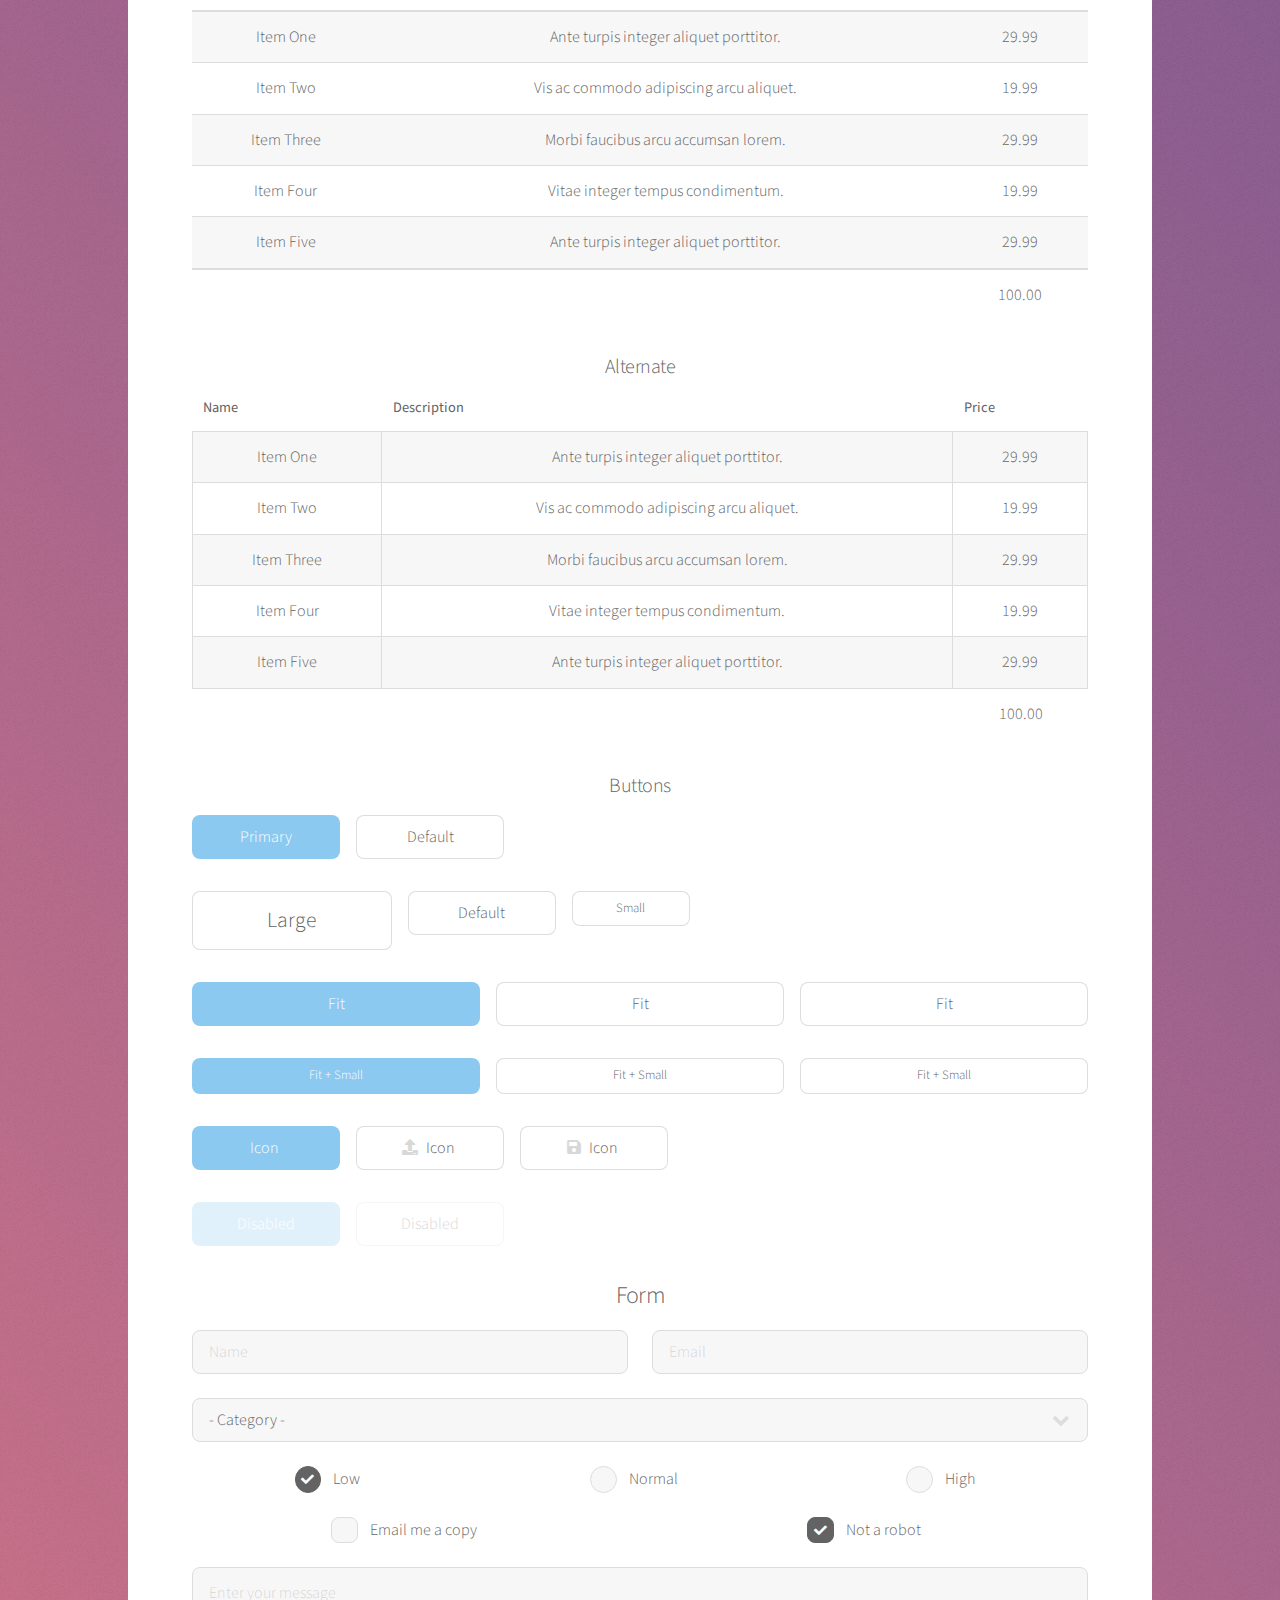
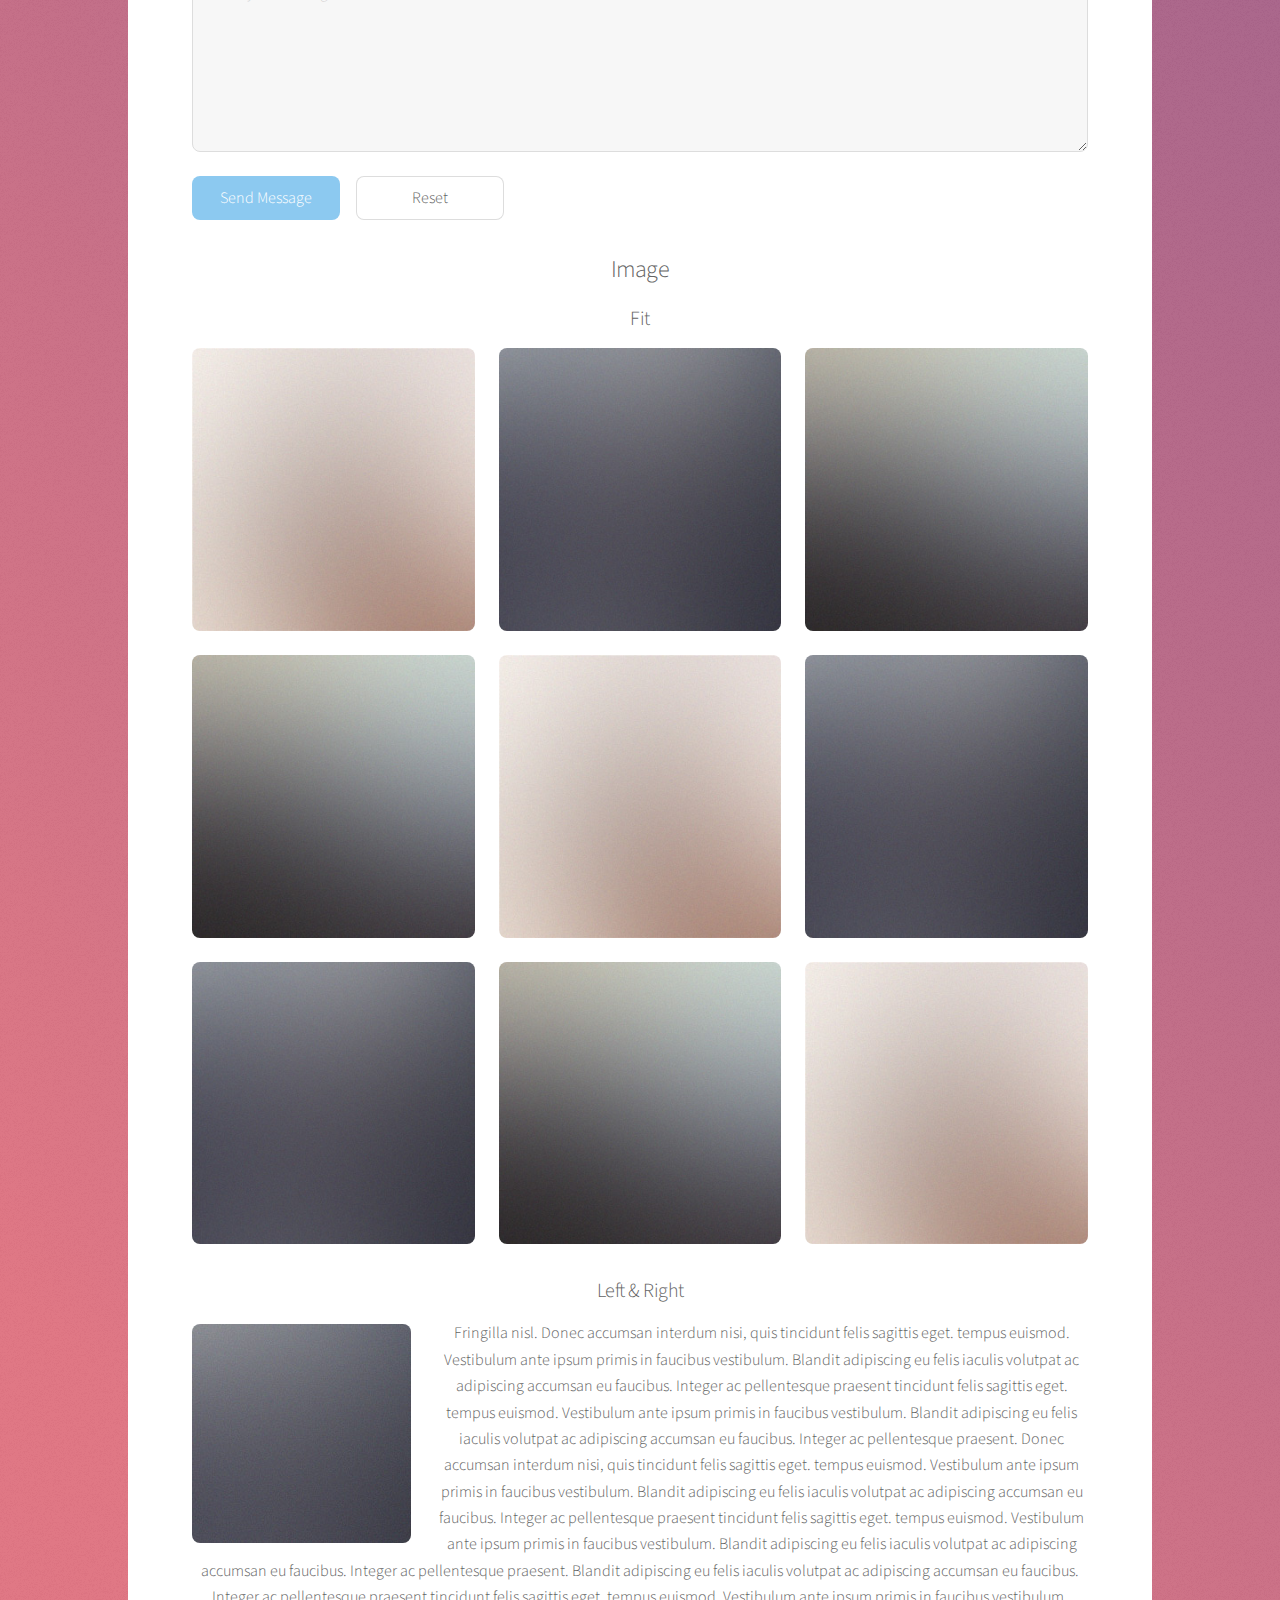
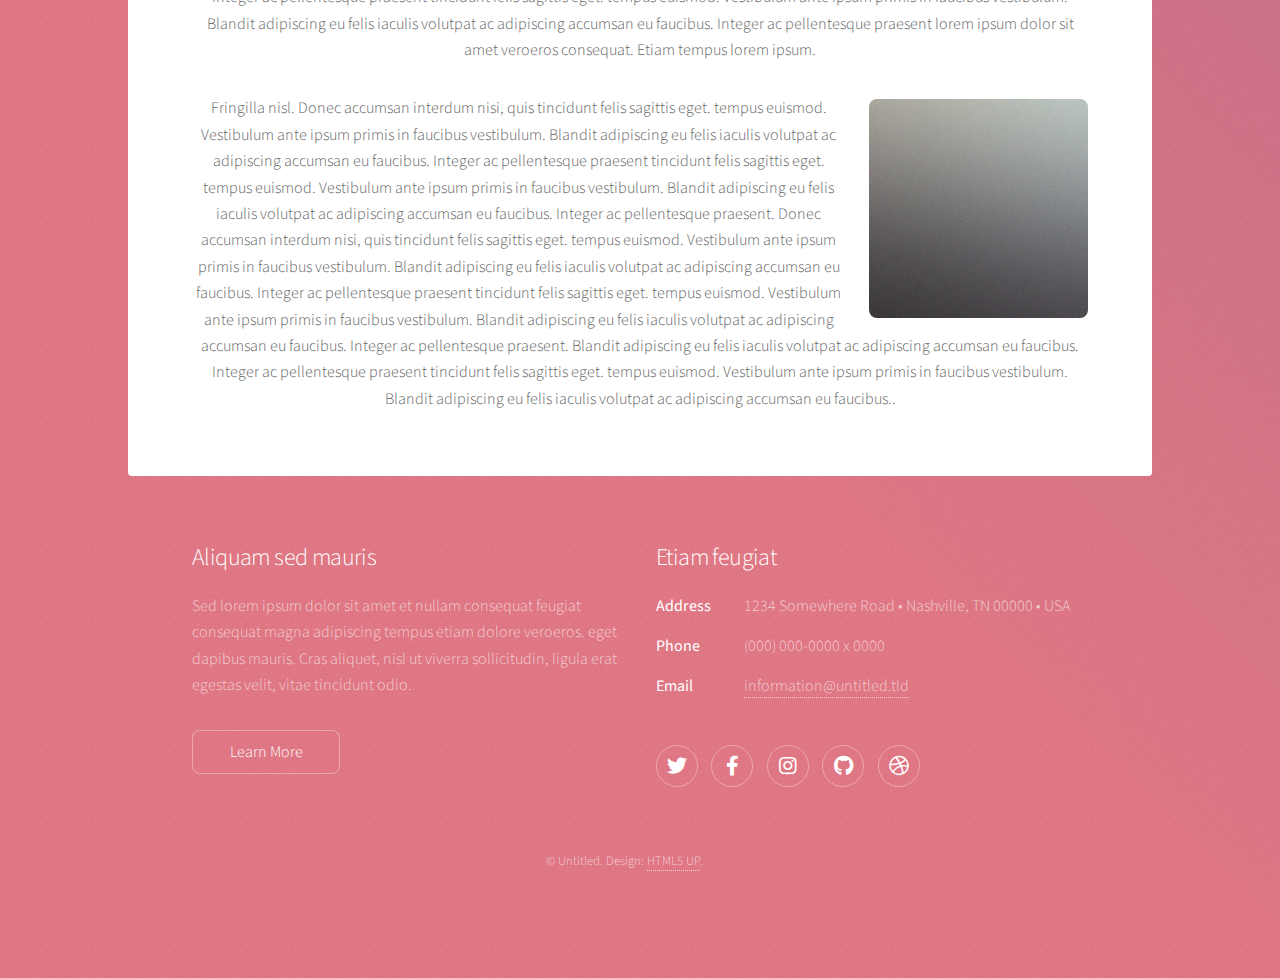
<file: extra.html>
<!DOCTYPE HTML>
<!--
	Stellar by HTML5 UP
	html5up.net | @ajlkn
	Free for personal and commercial use under the CCA 3.0 license (html5up.net/license)
-->
<html>
	<head>
		<title>my projects</title>
		<meta charset="utf-8" />
		<meta name="viewport" content="width=device-width, initial-scale=1, user-scalable=no" />
		<link rel="stylesheet" href="assets/css/main.css" />
		<noscript><link rel="stylesheet" href="assets/css/noscript.css" /></noscript>
	</head>
	<body class="is-preload">

		<!-- Wrapper -->
			<div id="wrapper">

				<!-- Header -->
					<header id="header">
						<h1>my projects</h1>
						<p>click on the title to learn more about each project!</p>
					</header>

					<!-- Nav -->
				<nav id="nav">
					<ul>
						<li><a href="index.html"><strong>LAUREN ESCARCHA</a></strong> &emsp; &emsp;</li>
						<li><a href="aboutme.html">about me</a></li>
						<li><a href="projects.html">my projects</a></li>
						<li><a href="awards.html">awards + involvement</a></li>
					</ul>
				</nav>

				<!-- Main -->
					<div id="main">

						<!-- Content -->
							<section id="content" class="main">

								<!-- projects -->

								<section id="first" class="main special">
								
									<ul class="features">
										<li>
											<span class="icon solid major style1 fa-code"></span>

											<ul class="actions">
												<li><a href="#" class="button large">Tagalordle</a></li>
											</ul>

											<p>Tagalog = a dialect from the Philippines
											<br>Wordle = a daily word puzzle
											<br>Tagalog + Wordle = Tagalordle</p>
										</li>
										<li>
											<span class="icon major style3 fa-copy"></span>
											<ul class="actions">
												<li><a href="#" class="button large">Caffinder</a></li>
											</ul>
											<p>a map that finds the best study spot/caffeine fix through local coffee shops</p>
										</li>
										<li>
											<span class="icon major style5 fa-gem"></span>
											<ul class="actions">
												<li><a href="#" class="button large">AniMiso Soup</a></li>
											</ul>
											<p>a program that reccomends the top anime based on a personalized quiz</p>
										</li>
										<li>
											<span class="icon major style5 fa-gem"></span>
											<ul class="actions">
												<li><a href="#" class="button large">GeoHero</a></li>
											</ul>
											<p>platformer desktop game that spreads environmental awareness</p>
										</li>
									</ul>

								<!-- Text -->
									<section>
										<h2>Text</h2>
										<p>This is <b>bold</b> and this is <strong>strong</strong>. This is <i>italic</i> and this is <em>emphasized</em>.
										This is <sup>superscript</sup> text and this is <sub>subscript</sub> text.
										This is <u>underlined</u> and this is code: <code>for (;;) { ... }</code>. Finally, <a href="#">this is a link</a>.</p>
										<hr />
										<p>Nunc lacinia ante nunc ac lobortis. Interdum adipiscing gravida odio porttitor sem non mi integer non faucibus ornare mi ut ante amet placerat aliquet. Volutpat eu sed ante lacinia sapien lorem accumsan varius montes viverra nibh in adipiscing blandit tempus accumsan.</p>
										<hr />
										<h2>Heading Level 2</h2>
										<h3>Heading Level 3</h3>
										<h4>Heading Level 4</h4>
										<hr />
										<h3>Blockquote</h3>
										<blockquote>Fringilla nisl. Donec accumsan interdum nisi, quis tincidunt felis sagittis eget tempus euismod. Vestibulum ante ipsum primis in faucibus vestibulum. Blandit adipiscing eu felis iaculis volutpat ac adipiscing accumsan faucibus. Vestibulum ante ipsum primis in faucibus lorem ipsum dolor sit amet nullam adipiscing eu felis.</blockquote>
										<h3>Preformatted</h3>
										<pre><code>i = 0;

while (!deck.isInOrder()) {
    print 'Iteration ' + i;
    deck.shuffle();
    i++;
}

print 'It took ' + i + ' iterations to sort the deck.';</code></pre>
									</section>

								<!-- Lists -->
									<section>
										<h2>Lists</h2>
										<div class="row">
											<div class="col-6 col-12-medium">
												<h3>Unordered</h3>
												<ul>
													<li>Dolor pulvinar magna etiam.</li>
													<li>Sagittis sed lorem adipiscing.</li>
													<li>Felis enim etiam feugiat.</li>
													<li>Ipsum lorem nullam consequat.</li>
												</ul>
												<h3>Alternate</h3>
												<ul class="alt">
													<li>Dolor pulvinar magna etiam.</li>
													<li>Sagittis sed lorem adipiscing.</li>
													<li>Felis enim etiam feugiat.</li>
													<li>Ipsum lorem nullam consequat.</li>
												</ul>
											</div>
											<div class="col-6 col-12-medium">
												<h3>Ordered</h3>
												<ol>
													<li>Dolor pulvinar etiam.</li>
													<li>Etiam vel felis viverra.</li>
													<li>Felis enim feugiat.</li>
													<li>Dolor pulvinar etiam.</li>
													<li>Etiam vel felis lorem.</li>
													<li>Felis enim et feugiat.</li>
												</ol>
												<h3>Icons</h3>
												<ul class="icons">
													<li><a href="#" class="icon brands fa-twitter"><span class="label">Twitter</span></a></li>
													<li><a href="#" class="icon brands fa-facebook-f"><span class="label">Facebook</span></a></li>
													<li><a href="#" class="icon brands fa-instagram"><span class="label">Instagram</span></a></li>
													<li><a href="#" class="icon brands fa-github"><span class="label">GitHub</span></a></li>
													<li><a href="#" class="icon brands fa-dribbble"><span class="label">Dribbble</span></a></li>
												</ul>
												<ul class="icons">
													<li><a href="#" class="icon brands alt fa-twitter"><span class="label">Twitter</span></a></li>
													<li><a href="#" class="icon brands alt fa-facebook-f"><span class="label">Facebook</span></a></li>
													<li><a href="#" class="icon brands alt fa-instagram"><span class="label">Instagram</span></a></li>
													<li><a href="#" class="icon brands alt fa-github"><span class="label">GitHub</span></a></li>
													<li><a href="#" class="icon brands alt fa-dribbble"><span class="label">Dribbble</span></a></li>
												</ul>
											</div>
										</div>
										<h2>Actions</h2>
										<div class="row">
											<div class="col-6 col-12-medium">
												<ul class="actions">
													<li><a href="#" class="button primary">Default</a></li>
													<li><a href="#" class="button">Default</a></li>
												</ul>
												<ul class="actions small">
													<li><a href="#" class="button primary small">Small</a></li>
													<li><a href="#" class="button small">Small</a></li>
												</ul>
												<ul class="actions stacked">
													<li><a href="#" class="button primary">Default</a></li>
													<li><a href="#" class="button">Default</a></li>
												</ul>
												<ul class="actions stacked">
													<li><a href="#" class="button primary small">Small</a></li>
													<li><a href="#" class="button small">Small</a></li>
												</ul>
											</div>
											<div class="col-6 col-12-medium">
												<ul class="actions stacked">
													<li><a href="#" class="button primary fit">Default</a></li>
													<li><a href="#" class="button fit">Default</a></li>
												</ul>
												<ul class="actions stacked">
													<li><a href="#" class="button primary small fit">Small</a></li>
													<li><a href="#" class="button small fit">Small</a></li>
												</ul>
											</div>
										</div>
									</section>

								<!-- Table -->
									<section>
										<h2>Table</h2>
										<h3>Default</h3>
										<div class="table-wrapper">
											<table>
												<thead>
													<tr>
														<th>Name</th>
														<th>Description</th>
														<th>Price</th>
													</tr>
												</thead>
												<tbody>
													<tr>
														<td>Item One</td>
														<td>Ante turpis integer aliquet porttitor.</td>
														<td>29.99</td>
													</tr>
													<tr>
														<td>Item Two</td>
														<td>Vis ac commodo adipiscing arcu aliquet.</td>
														<td>19.99</td>
													</tr>
													<tr>
														<td>Item Three</td>
														<td> Morbi faucibus arcu accumsan lorem.</td>
														<td>29.99</td>
													</tr>
													<tr>
														<td>Item Four</td>
														<td>Vitae integer tempus condimentum.</td>
														<td>19.99</td>
													</tr>
													<tr>
														<td>Item Five</td>
														<td>Ante turpis integer aliquet porttitor.</td>
														<td>29.99</td>
													</tr>
												</tbody>
												<tfoot>
													<tr>
														<td colspan="2"></td>
														<td>100.00</td>
													</tr>
												</tfoot>
											</table>
										</div>

										<h3>Alternate</h3>
										<div class="table-wrapper">
											<table class="alt">
												<thead>
													<tr>
														<th>Name</th>
														<th>Description</th>
														<th>Price</th>
													</tr>
												</thead>
												<tbody>
													<tr>
														<td>Item One</td>
														<td>Ante turpis integer aliquet porttitor.</td>
														<td>29.99</td>
													</tr>
													<tr>
														<td>Item Two</td>
														<td>Vis ac commodo adipiscing arcu aliquet.</td>
														<td>19.99</td>
													</tr>
													<tr>
														<td>Item Three</td>
														<td> Morbi faucibus arcu accumsan lorem.</td>
														<td>29.99</td>
													</tr>
													<tr>
														<td>Item Four</td>
														<td>Vitae integer tempus condimentum.</td>
														<td>19.99</td>
													</tr>
													<tr>
														<td>Item Five</td>
														<td>Ante turpis integer aliquet porttitor.</td>
														<td>29.99</td>
													</tr>
												</tbody>
												<tfoot>
													<tr>
														<td colspan="2"></td>
														<td>100.00</td>
													</tr>
												</tfoot>
											</table>
										</div>
									</section>

								<!-- Buttons -->
									<section>
										<h3>Buttons</h3>
										<ul class="actions">
											<li><a href="#" class="button primary">Primary</a></li>
											<li><a href="#" class="button">Default</a></li>
										</ul>
										<ul class="actions">
											<li><a href="#" class="button large">Large</a></li>
											<li><a href="#" class="button">Default</a></li>
											<li><a href="#" class="button small">Small</a></li>
										</ul>
										<ul class="actions fit">
											<li><a href="#" class="button primary fit">Fit</a></li>
											<li><a href="#" class="button fit">Fit</a></li>
											<li><a href="#" class="button fit">Fit</a></li>
										</ul>
										<ul class="actions fit small">
											<li><a href="#" class="button primary fit small">Fit + Small</a></li>
											<li><a href="#" class="button fit small">Fit + Small</a></li>
											<li><a href="#" class="button fit small">Fit + Small</a></li>
										</ul>
										<ul class="actions">
											<li><a href="#" class="button primary icon solidfa-download">Icon</a></li>
											<li><a href="#" class="button icon solid fa-upload">Icon</a></li>
											<li><a href="#" class="button icon solid fa-save">Icon</a></li>
										</ul>
										<ul class="actions">
											<li><span class="button primary disabled">Disabled</span></li>
											<li><span class="button disabled">Disabled</span></li>
										</ul>
									</section>

								<!-- Form -->
									<section>
										<h2>Form</h2>
										<form method="post" action="#">
											<div class="row gtr-uniform">
												<div class="col-6 col-12-xsmall">
													<input type="text" name="demo-name" id="demo-name" value="" placeholder="Name" />
												</div>
												<div class="col-6 col-12-xsmall">
													<input type="email" name="demo-email" id="demo-email" value="" placeholder="Email" />
												</div>
												<div class="col-12">
													<select name="demo-category" id="demo-category">
														<option value="">- Category -</option>
														<option value="1">Manufacturing</option>
														<option value="1">Shipping</option>
														<option value="1">Administration</option>
														<option value="1">Human Resources</option>
													</select>
												</div>
												<div class="col-4 col-12-small">
													<input type="radio" id="demo-priority-low" name="demo-priority" checked>
													<label for="demo-priority-low">Low</label>
												</div>
												<div class="col-4 col-12-small">
													<input type="radio" id="demo-priority-normal" name="demo-priority">
													<label for="demo-priority-normal">Normal</label>
												</div>
												<div class="col-4 col-12-small">
													<input type="radio" id="demo-priority-high" name="demo-priority">
													<label for="demo-priority-high">High</label>
												</div>
												<div class="col-6 col-12-small">
													<input type="checkbox" id="demo-copy" name="demo-copy">
													<label for="demo-copy">Email me a copy</label>
												</div>
												<div class="col-6 col-12-small">
													<input type="checkbox" id="demo-human" name="demo-human" checked>
													<label for="demo-human">Not a robot</label>
												</div>
												<div class="col-12">
													<textarea name="demo-message" id="demo-message" placeholder="Enter your message" rows="6"></textarea>
												</div>
												<div class="col-12">
													<ul class="actions">
														<li><input type="submit" value="Send Message" class="primary" /></li>
														<li><input type="reset" value="Reset" /></li>
													</ul>
												</div>
											</div>
										</form>
									</section>

								<!-- Image -->
									<section>
										<h2>Image</h2>
										<h3>Fit</h3>
										<div class="box alt">
											<div class="row gtr-uniform">
												<!-- <div class="col-12"><span class="image fit"><img src="images/pic04.jpg" alt="" /></span></div> -->
												<div class="col-4"><span class="image fit"><img src="images/pic01.jpg" alt="" /></span></div>
												<div class="col-4"><span class="image fit"><img src="images/pic02.jpg" alt="" /></span></div>
												<div class="col-4"><span class="image fit"><img src="images/pic03.jpg" alt="" /></span></div>
												<div class="col-4"><span class="image fit"><img src="images/pic03.jpg" alt="" /></span></div>
												<div class="col-4"><span class="image fit"><img src="images/pic01.jpg" alt="" /></span></div>
												<div class="col-4"><span class="image fit"><img src="images/pic02.jpg" alt="" /></span></div>
												<div class="col-4"><span class="image fit"><img src="images/pic02.jpg" alt="" /></span></div>
												<div class="col-4"><span class="image fit"><img src="images/pic03.jpg" alt="" /></span></div>
												<div class="col-4"><span class="image fit"><img src="images/pic01.jpg" alt="" /></span></div>
											</div>
										</div>
										<h3>Left &amp; Right</h3>
										<p><span class="image left"><img src="images/pic05.jpg" alt="" /></span>Fringilla nisl. Donec accumsan interdum nisi, quis tincidunt felis sagittis eget. tempus euismod. Vestibulum ante ipsum primis in faucibus vestibulum. Blandit adipiscing eu felis iaculis volutpat ac adipiscing accumsan eu faucibus. Integer ac pellentesque praesent tincidunt felis sagittis eget. tempus euismod. Vestibulum ante ipsum primis in faucibus vestibulum. Blandit adipiscing eu felis iaculis volutpat ac adipiscing accumsan eu faucibus. Integer ac pellentesque praesent. Donec accumsan interdum nisi, quis tincidunt felis sagittis eget. tempus euismod. Vestibulum ante ipsum primis in faucibus vestibulum. Blandit adipiscing eu felis iaculis volutpat ac adipiscing accumsan eu faucibus. Integer ac pellentesque praesent tincidunt felis sagittis eget. tempus euismod. Vestibulum ante ipsum primis in faucibus vestibulum. Blandit adipiscing eu felis iaculis volutpat ac adipiscing accumsan eu faucibus. Integer ac pellentesque praesent. Blandit adipiscing eu felis iaculis volutpat ac adipiscing accumsan eu faucibus. Integer ac pellentesque praesent tincidunt felis sagittis eget. tempus euismod. Vestibulum ante ipsum primis in faucibus vestibulum. Blandit adipiscing eu felis iaculis volutpat ac adipiscing accumsan eu faucibus. Integer ac pellentesque praesent lorem ipsum dolor sit amet veroeros consequat. Etiam tempus lorem ipsum.</p>
										<p><span class="image right"><img src="images/pic06.jpg" alt="" /></span>Fringilla nisl. Donec accumsan interdum nisi, quis tincidunt felis sagittis eget. tempus euismod. Vestibulum ante ipsum primis in faucibus vestibulum. Blandit adipiscing eu felis iaculis volutpat ac adipiscing accumsan eu faucibus. Integer ac pellentesque praesent tincidunt felis sagittis eget. tempus euismod. Vestibulum ante ipsum primis in faucibus vestibulum. Blandit adipiscing eu felis iaculis volutpat ac adipiscing accumsan eu faucibus. Integer ac pellentesque praesent. Donec accumsan interdum nisi, quis tincidunt felis sagittis eget. tempus euismod. Vestibulum ante ipsum primis in faucibus vestibulum. Blandit adipiscing eu felis iaculis volutpat ac adipiscing accumsan eu faucibus. Integer ac pellentesque praesent tincidunt felis sagittis eget. tempus euismod. Vestibulum ante ipsum primis in faucibus vestibulum. Blandit adipiscing eu felis iaculis volutpat ac adipiscing accumsan eu faucibus. Integer ac pellentesque praesent. Blandit adipiscing eu felis iaculis volutpat ac adipiscing accumsan eu faucibus. Integer ac pellentesque praesent tincidunt felis sagittis eget. tempus euismod. Vestibulum ante ipsum primis in faucibus vestibulum. Blandit adipiscing eu felis iaculis volutpat ac adipiscing accumsan eu faucibus..</p>
									</section>

							</section>

					</div>

				<!-- Footer -->
					<footer id="footer">
						<section>
							<h2>Aliquam sed mauris</h2>
							<p>Sed lorem ipsum dolor sit amet et nullam consequat feugiat consequat magna adipiscing tempus etiam dolore veroeros. eget dapibus mauris. Cras aliquet, nisl ut viverra sollicitudin, ligula erat egestas velit, vitae tincidunt odio.</p>
							<ul class="actions">
								<li><a href="#" class="button">Learn More</a></li>
							</ul>
						</section>
						<section>
							<h2>Etiam feugiat</h2>
							<dl class="alt">
								<dt>Address</dt>
								<dd>1234 Somewhere Road &bull; Nashville, TN 00000 &bull; USA</dd>
								<dt>Phone</dt>
								<dd>(000) 000-0000 x 0000</dd>
								<dt>Email</dt>
								<dd><a href="#">information@untitled.tld</a></dd>
							</dl>
							<ul class="icons">
								<li><a href="#" class="icon brands fa-twitter alt"><span class="label">Twitter</span></a></li>
								<li><a href="#" class="icon brands fa-facebook-f alt"><span class="label">Facebook</span></a></li>
								<li><a href="#" class="icon brands fa-instagram alt"><span class="label">Instagram</span></a></li>
								<li><a href="#" class="icon brands fa-github alt"><span class="label">GitHub</span></a></li>
								<li><a href="#" class="icon brands fa-dribbble alt"><span class="label">Dribbble</span></a></li>
							</ul>
						</section>
						<p class="copyright">&copy; Untitled. Design: <a href="https://html5up.net">HTML5 UP</a>.</p>
					</footer>

			</div>

		<!-- Scripts -->
			<script src="assets/js/jquery.min.js"></script>
			<script src="assets/js/jquery.scrollex.min.js"></script>
			<script src="assets/js/jquery.scrolly.min.js"></script>
			<script src="assets/js/browser.min.js"></script>
			<script src="assets/js/breakpoints.min.js"></script>
			<script src="assets/js/util.js"></script>
			<script src="assets/js/main.js"></script>

	</body>
</html>
</file>
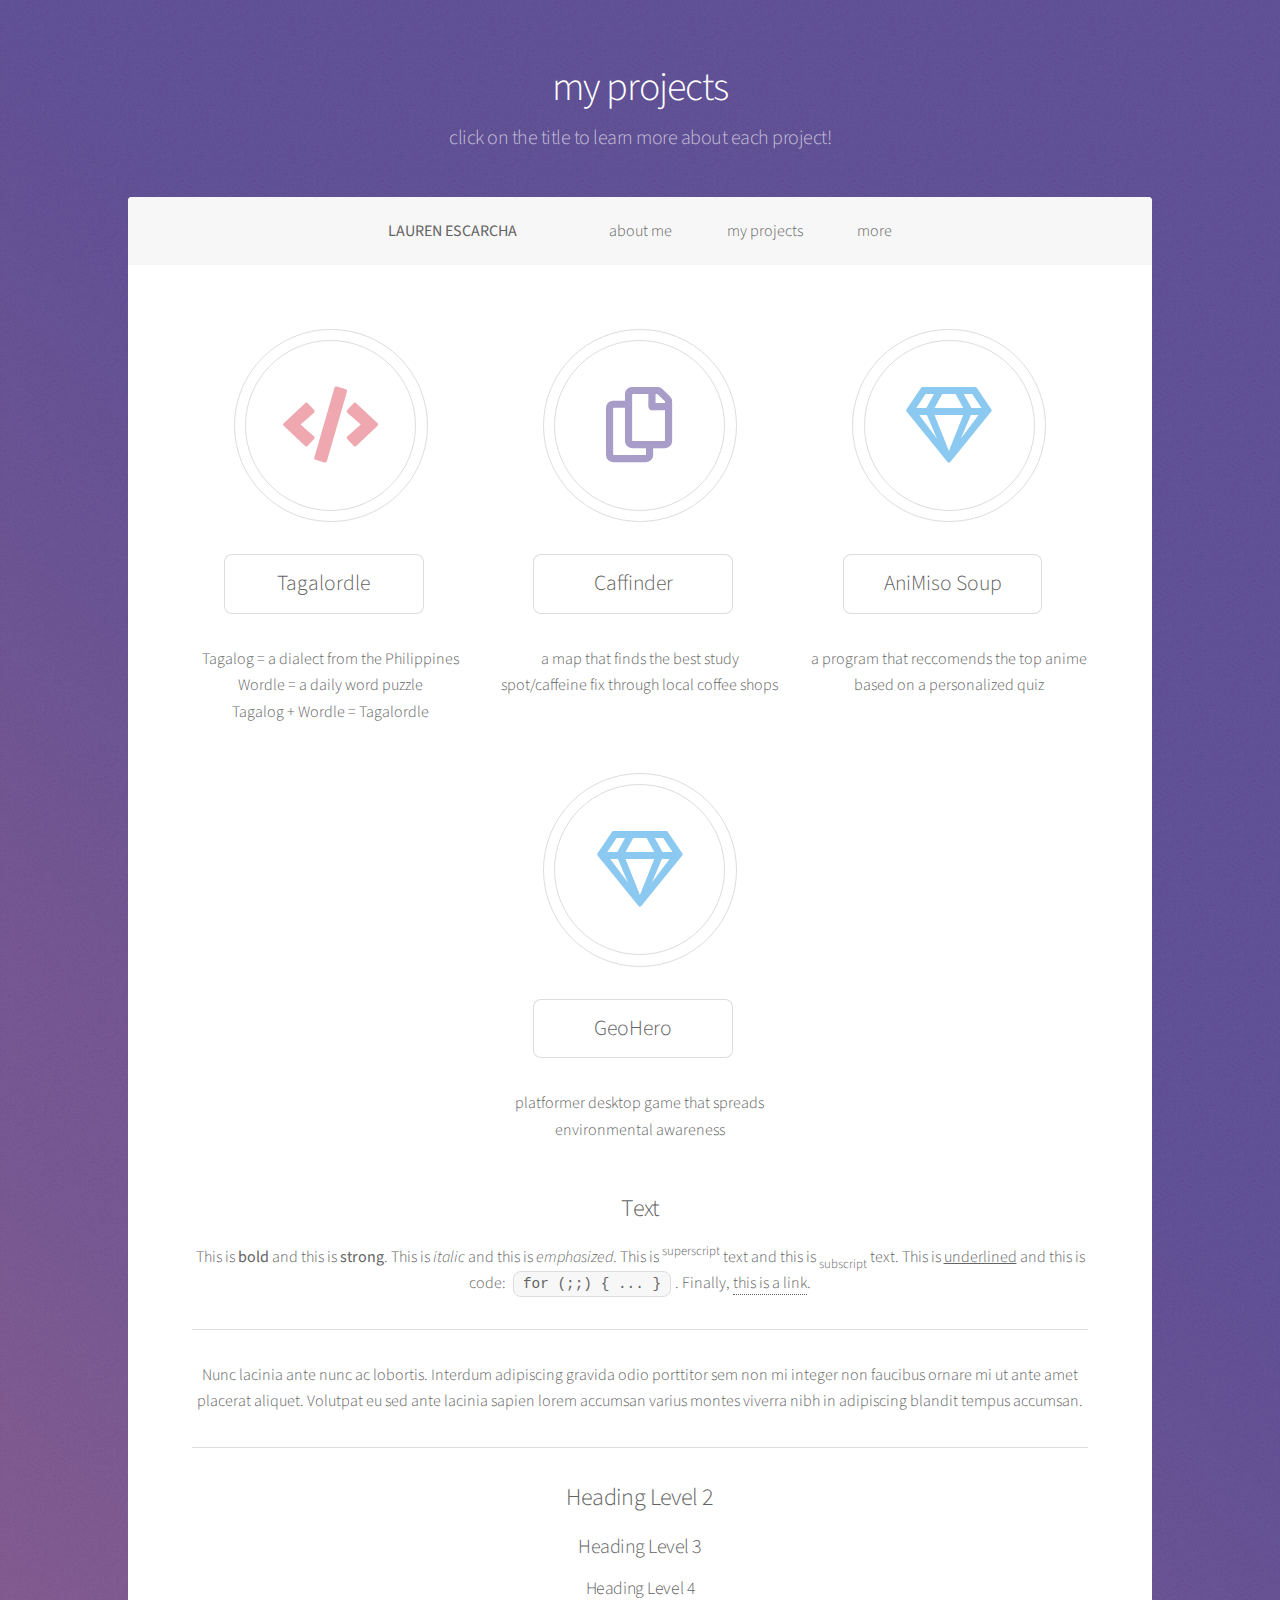
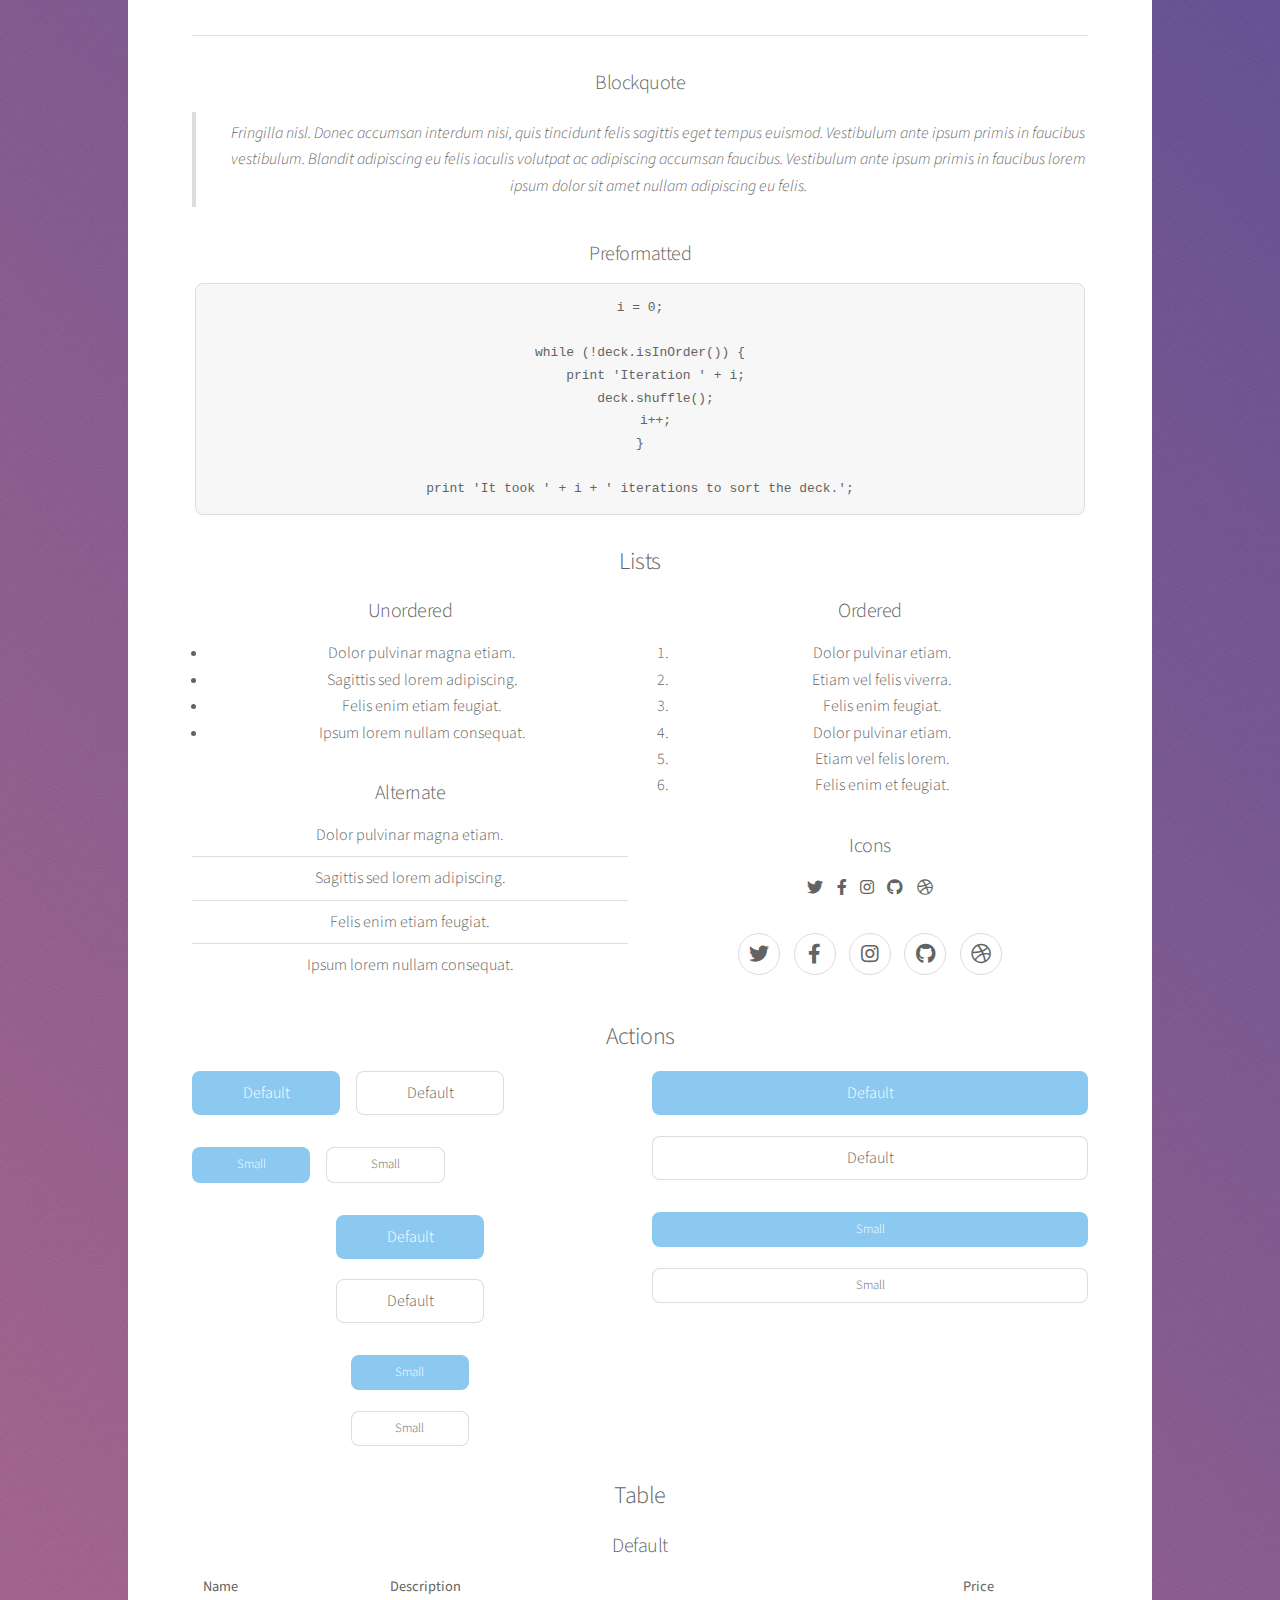
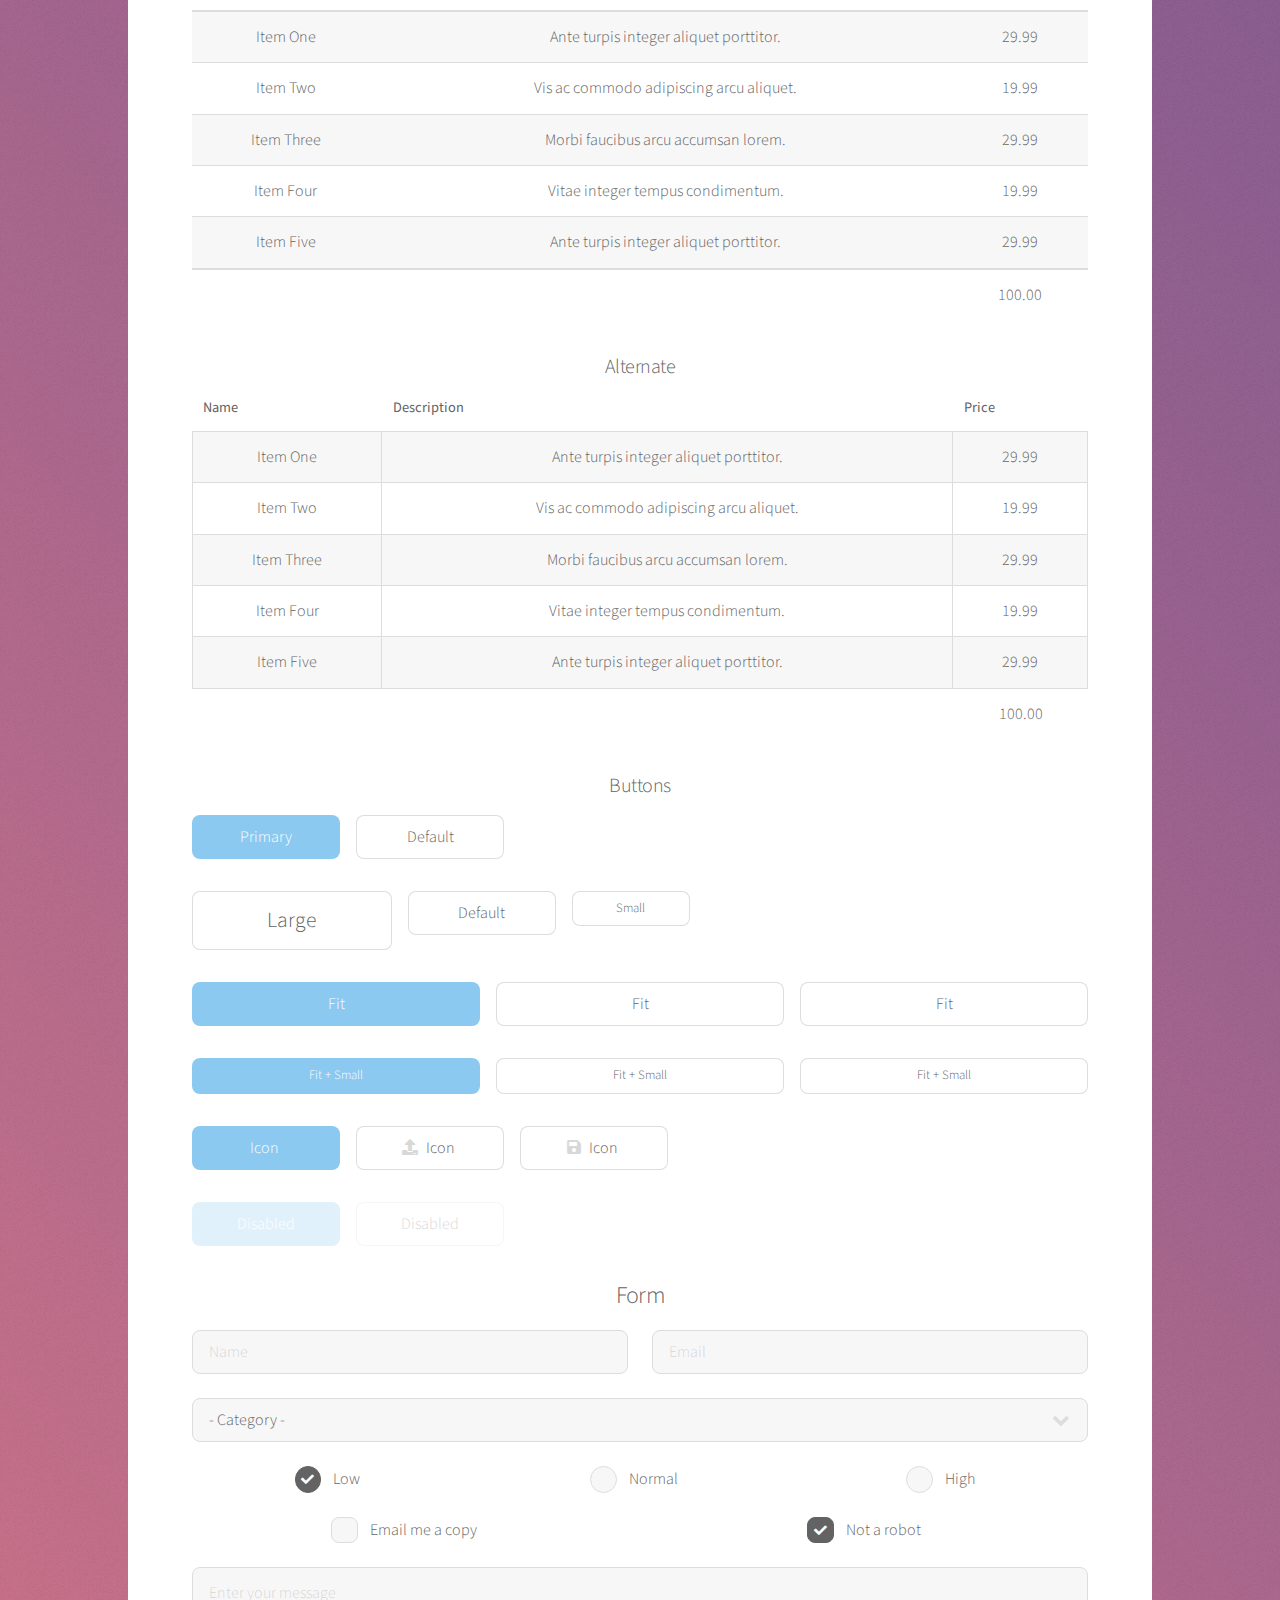
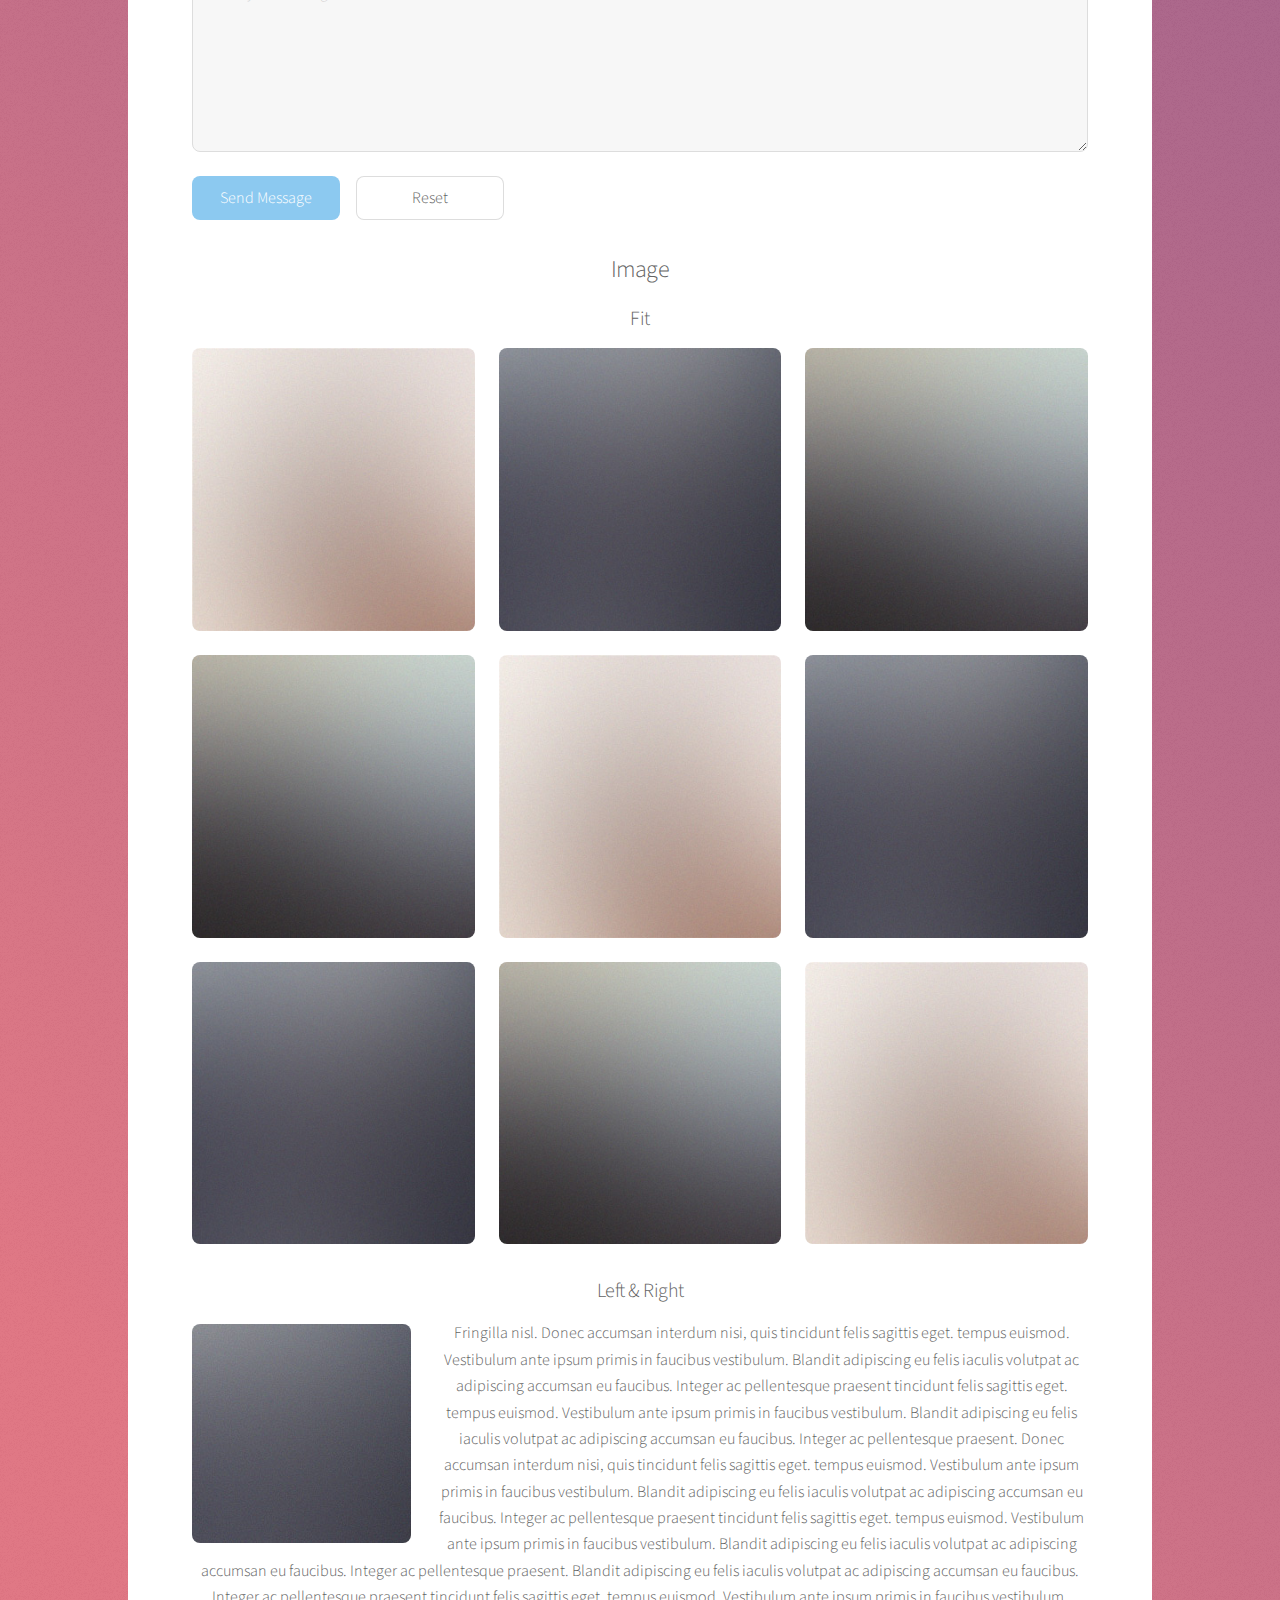
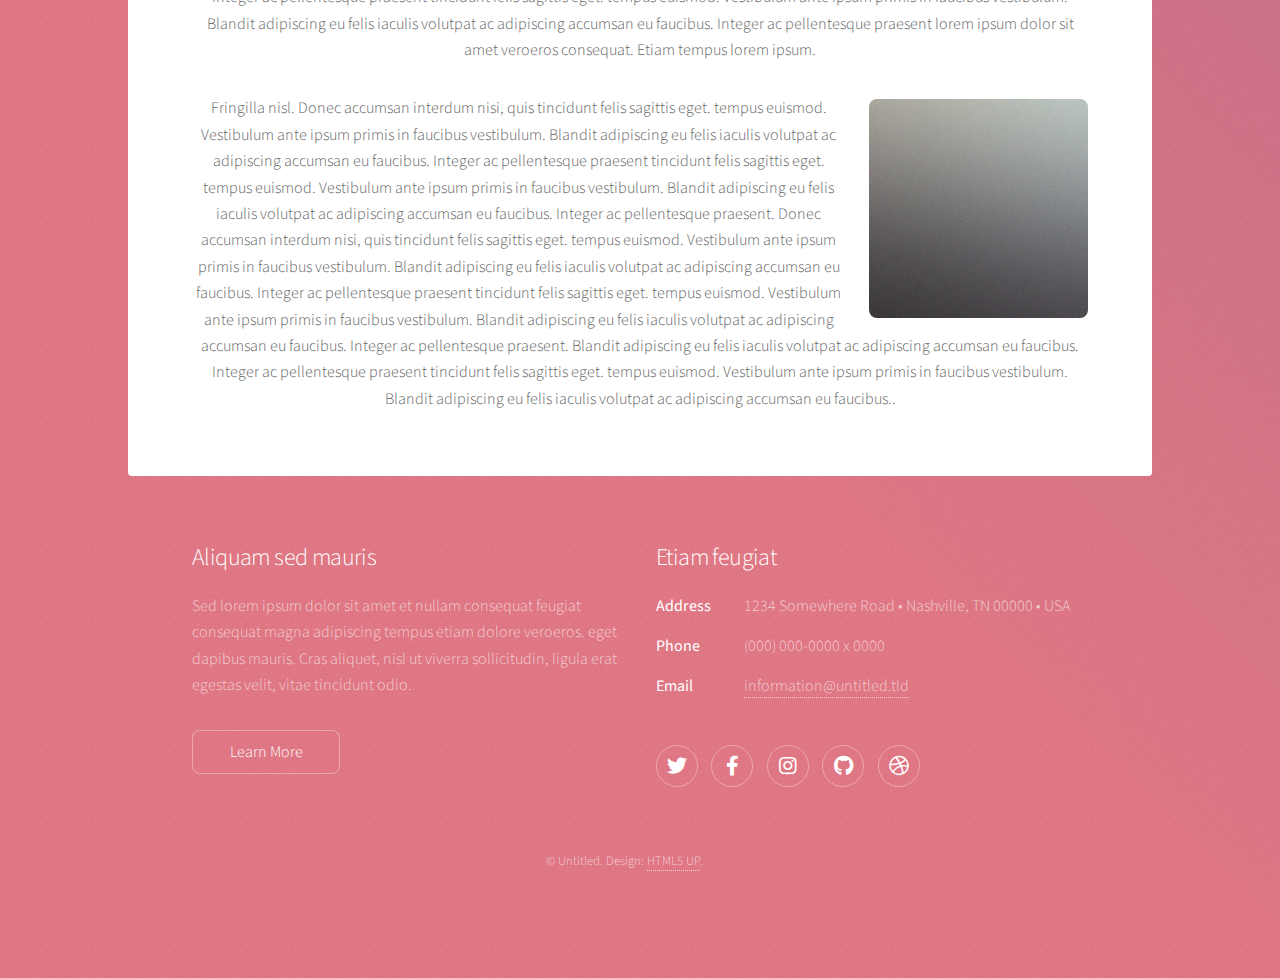
<file: more.html>
<!DOCTYPE HTML>
<!--
	Stellar by HTML5 UP
	html5up.net | @ajlkn
	Free for personal and commercial use under the CCA 3.0 license (html5up.net/license)
-->
<html>
	<head>
		<title>my projects</title>
		<meta charset="utf-8" />
		<meta name="viewport" content="width=device-width, initial-scale=1, user-scalable=no" />
		<link rel="stylesheet" href="assets/css/main.css" />
		<noscript><link rel="stylesheet" href="assets/css/noscript.css" /></noscript>
	</head>
	<body class="is-preload">

		<!-- Wrapper -->
			<div id="wrapper">

				<!-- Header -->
					<header id="header">
						<h1>my projects</h1>
						<p>click on the title to learn more about each project!</p>
					</header>

					<!-- Nav -->
				<nav id="nav">
					<ul>
						<li><a href="index.html"><strong>LAUREN ESCARCHA</a></strong> &emsp; &emsp;</li>
						<li><a href="aboutme.html">about me</a></li>
						<li><a href="projects.html">my projects</a></li>
						<li><a href="more.html">more</a></li>
					</ul>
				</nav>

				<!-- Main -->
					<div id="main">

						<!-- Content -->
							<section id="content" class="main">

								<!-- projects -->

								<section id="first" class="main special">
								
									<ul class="features">
										<li>
											<span class="icon solid major style1 fa-code"></span>

											<ul class="actions">
												<li><a href="#" class="button large">Tagalordle</a></li>
											</ul>

											<p>Tagalog = a dialect from the Philippines
											<br>Wordle = a daily word puzzle
											<br>Tagalog + Wordle = Tagalordle</p>
										</li>
										<li>
											<span class="icon major style3 fa-copy"></span>
											<ul class="actions">
												<li><a href="#" class="button large">Caffinder</a></li>
											</ul>
											<p>a map that finds the best study spot/caffeine fix through local coffee shops</p>
										</li>
										<li>
											<span class="icon major style5 fa-gem"></span>
											<ul class="actions">
												<li><a href="#" class="button large">AniMiso Soup</a></li>
											</ul>
											<p>a program that reccomends the top anime based on a personalized quiz</p>
										</li>
										<li>
											<span class="icon major style5 fa-gem"></span>
											<ul class="actions">
												<li><a href="#" class="button large">GeoHero</a></li>
											</ul>
											<p>platformer desktop game that spreads environmental awareness</p>
										</li>
									</ul>

								<!-- Text -->
									<section>
										<h2>Text</h2>
										<p>This is <b>bold</b> and this is <strong>strong</strong>. This is <i>italic</i> and this is <em>emphasized</em>.
										This is <sup>superscript</sup> text and this is <sub>subscript</sub> text.
										This is <u>underlined</u> and this is code: <code>for (;;) { ... }</code>. Finally, <a href="#">this is a link</a>.</p>
										<hr />
										<p>Nunc lacinia ante nunc ac lobortis. Interdum adipiscing gravida odio porttitor sem non mi integer non faucibus ornare mi ut ante amet placerat aliquet. Volutpat eu sed ante lacinia sapien lorem accumsan varius montes viverra nibh in adipiscing blandit tempus accumsan.</p>
										<hr />
										<h2>Heading Level 2</h2>
										<h3>Heading Level 3</h3>
										<h4>Heading Level 4</h4>
										<hr />
										<h3>Blockquote</h3>
										<blockquote>Fringilla nisl. Donec accumsan interdum nisi, quis tincidunt felis sagittis eget tempus euismod. Vestibulum ante ipsum primis in faucibus vestibulum. Blandit adipiscing eu felis iaculis volutpat ac adipiscing accumsan faucibus. Vestibulum ante ipsum primis in faucibus lorem ipsum dolor sit amet nullam adipiscing eu felis.</blockquote>
										<h3>Preformatted</h3>
										<pre><code>i = 0;

while (!deck.isInOrder()) {
    print 'Iteration ' + i;
    deck.shuffle();
    i++;
}

print 'It took ' + i + ' iterations to sort the deck.';</code></pre>
									</section>

								<!-- Lists -->
									<section>
										<h2>Lists</h2>
										<div class="row">
											<div class="col-6 col-12-medium">
												<h3>Unordered</h3>
												<ul>
													<li>Dolor pulvinar magna etiam.</li>
													<li>Sagittis sed lorem adipiscing.</li>
													<li>Felis enim etiam feugiat.</li>
													<li>Ipsum lorem nullam consequat.</li>
												</ul>
												<h3>Alternate</h3>
												<ul class="alt">
													<li>Dolor pulvinar magna etiam.</li>
													<li>Sagittis sed lorem adipiscing.</li>
													<li>Felis enim etiam feugiat.</li>
													<li>Ipsum lorem nullam consequat.</li>
												</ul>
											</div>
											<div class="col-6 col-12-medium">
												<h3>Ordered</h3>
												<ol>
													<li>Dolor pulvinar etiam.</li>
													<li>Etiam vel felis viverra.</li>
													<li>Felis enim feugiat.</li>
													<li>Dolor pulvinar etiam.</li>
													<li>Etiam vel felis lorem.</li>
													<li>Felis enim et feugiat.</li>
												</ol>
												<h3>Icons</h3>
												<ul class="icons">
													<li><a href="#" class="icon brands fa-twitter"><span class="label">Twitter</span></a></li>
													<li><a href="#" class="icon brands fa-facebook-f"><span class="label">Facebook</span></a></li>
													<li><a href="#" class="icon brands fa-instagram"><span class="label">Instagram</span></a></li>
													<li><a href="#" class="icon brands fa-github"><span class="label">GitHub</span></a></li>
													<li><a href="#" class="icon brands fa-dribbble"><span class="label">Dribbble</span></a></li>
												</ul>
												<ul class="icons">
													<li><a href="#" class="icon brands alt fa-twitter"><span class="label">Twitter</span></a></li>
													<li><a href="#" class="icon brands alt fa-facebook-f"><span class="label">Facebook</span></a></li>
													<li><a href="#" class="icon brands alt fa-instagram"><span class="label">Instagram</span></a></li>
													<li><a href="#" class="icon brands alt fa-github"><span class="label">GitHub</span></a></li>
													<li><a href="#" class="icon brands alt fa-dribbble"><span class="label">Dribbble</span></a></li>
												</ul>
											</div>
										</div>
										<h2>Actions</h2>
										<div class="row">
											<div class="col-6 col-12-medium">
												<ul class="actions">
													<li><a href="#" class="button primary">Default</a></li>
													<li><a href="#" class="button">Default</a></li>
												</ul>
												<ul class="actions small">
													<li><a href="#" class="button primary small">Small</a></li>
													<li><a href="#" class="button small">Small</a></li>
												</ul>
												<ul class="actions stacked">
													<li><a href="#" class="button primary">Default</a></li>
													<li><a href="#" class="button">Default</a></li>
												</ul>
												<ul class="actions stacked">
													<li><a href="#" class="button primary small">Small</a></li>
													<li><a href="#" class="button small">Small</a></li>
												</ul>
											</div>
											<div class="col-6 col-12-medium">
												<ul class="actions stacked">
													<li><a href="#" class="button primary fit">Default</a></li>
													<li><a href="#" class="button fit">Default</a></li>
												</ul>
												<ul class="actions stacked">
													<li><a href="#" class="button primary small fit">Small</a></li>
													<li><a href="#" class="button small fit">Small</a></li>
												</ul>
											</div>
										</div>
									</section>

								<!-- Table -->
									<section>
										<h2>Table</h2>
										<h3>Default</h3>
										<div class="table-wrapper">
											<table>
												<thead>
													<tr>
														<th>Name</th>
														<th>Description</th>
														<th>Price</th>
													</tr>
												</thead>
												<tbody>
													<tr>
														<td>Item One</td>
														<td>Ante turpis integer aliquet porttitor.</td>
														<td>29.99</td>
													</tr>
													<tr>
														<td>Item Two</td>
														<td>Vis ac commodo adipiscing arcu aliquet.</td>
														<td>19.99</td>
													</tr>
													<tr>
														<td>Item Three</td>
														<td> Morbi faucibus arcu accumsan lorem.</td>
														<td>29.99</td>
													</tr>
													<tr>
														<td>Item Four</td>
														<td>Vitae integer tempus condimentum.</td>
														<td>19.99</td>
													</tr>
													<tr>
														<td>Item Five</td>
														<td>Ante turpis integer aliquet porttitor.</td>
														<td>29.99</td>
													</tr>
												</tbody>
												<tfoot>
													<tr>
														<td colspan="2"></td>
														<td>100.00</td>
													</tr>
												</tfoot>
											</table>
										</div>

										<h3>Alternate</h3>
										<div class="table-wrapper">
											<table class="alt">
												<thead>
													<tr>
														<th>Name</th>
														<th>Description</th>
														<th>Price</th>
													</tr>
												</thead>
												<tbody>
													<tr>
														<td>Item One</td>
														<td>Ante turpis integer aliquet porttitor.</td>
														<td>29.99</td>
													</tr>
													<tr>
														<td>Item Two</td>
														<td>Vis ac commodo adipiscing arcu aliquet.</td>
														<td>19.99</td>
													</tr>
													<tr>
														<td>Item Three</td>
														<td> Morbi faucibus arcu accumsan lorem.</td>
														<td>29.99</td>
													</tr>
													<tr>
														<td>Item Four</td>
														<td>Vitae integer tempus condimentum.</td>
														<td>19.99</td>
													</tr>
													<tr>
														<td>Item Five</td>
														<td>Ante turpis integer aliquet porttitor.</td>
														<td>29.99</td>
													</tr>
												</tbody>
												<tfoot>
													<tr>
														<td colspan="2"></td>
														<td>100.00</td>
													</tr>
												</tfoot>
											</table>
										</div>
									</section>

								<!-- Buttons -->
									<section>
										<h3>Buttons</h3>
										<ul class="actions">
											<li><a href="#" class="button primary">Primary</a></li>
											<li><a href="#" class="button">Default</a></li>
										</ul>
										<ul class="actions">
											<li><a href="#" class="button large">Large</a></li>
											<li><a href="#" class="button">Default</a></li>
											<li><a href="#" class="button small">Small</a></li>
										</ul>
										<ul class="actions fit">
											<li><a href="#" class="button primary fit">Fit</a></li>
											<li><a href="#" class="button fit">Fit</a></li>
											<li><a href="#" class="button fit">Fit</a></li>
										</ul>
										<ul class="actions fit small">
											<li><a href="#" class="button primary fit small">Fit + Small</a></li>
											<li><a href="#" class="button fit small">Fit + Small</a></li>
											<li><a href="#" class="button fit small">Fit + Small</a></li>
										</ul>
										<ul class="actions">
											<li><a href="#" class="button primary icon solidfa-download">Icon</a></li>
											<li><a href="#" class="button icon solid fa-upload">Icon</a></li>
											<li><a href="#" class="button icon solid fa-save">Icon</a></li>
										</ul>
										<ul class="actions">
											<li><span class="button primary disabled">Disabled</span></li>
											<li><span class="button disabled">Disabled</span></li>
										</ul>
									</section>

								<!-- Form -->
									<section>
										<h2>Form</h2>
										<form method="post" action="#">
											<div class="row gtr-uniform">
												<div class="col-6 col-12-xsmall">
													<input type="text" name="demo-name" id="demo-name" value="" placeholder="Name" />
												</div>
												<div class="col-6 col-12-xsmall">
													<input type="email" name="demo-email" id="demo-email" value="" placeholder="Email" />
												</div>
												<div class="col-12">
													<select name="demo-category" id="demo-category">
														<option value="">- Category -</option>
														<option value="1">Manufacturing</option>
														<option value="1">Shipping</option>
														<option value="1">Administration</option>
														<option value="1">Human Resources</option>
													</select>
												</div>
												<div class="col-4 col-12-small">
													<input type="radio" id="demo-priority-low" name="demo-priority" checked>
													<label for="demo-priority-low">Low</label>
												</div>
												<div class="col-4 col-12-small">
													<input type="radio" id="demo-priority-normal" name="demo-priority">
													<label for="demo-priority-normal">Normal</label>
												</div>
												<div class="col-4 col-12-small">
													<input type="radio" id="demo-priority-high" name="demo-priority">
													<label for="demo-priority-high">High</label>
												</div>
												<div class="col-6 col-12-small">
													<input type="checkbox" id="demo-copy" name="demo-copy">
													<label for="demo-copy">Email me a copy</label>
												</div>
												<div class="col-6 col-12-small">
													<input type="checkbox" id="demo-human" name="demo-human" checked>
													<label for="demo-human">Not a robot</label>
												</div>
												<div class="col-12">
													<textarea name="demo-message" id="demo-message" placeholder="Enter your message" rows="6"></textarea>
												</div>
												<div class="col-12">
													<ul class="actions">
														<li><input type="submit" value="Send Message" class="primary" /></li>
														<li><input type="reset" value="Reset" /></li>
													</ul>
												</div>
											</div>
										</form>
									</section>

								<!-- Image -->
									<section>
										<h2>Image</h2>
										<h3>Fit</h3>
										<div class="box alt">
											<div class="row gtr-uniform">
												<!-- <div class="col-12"><span class="image fit"><img src="images/pic04.jpg" alt="" /></span></div> -->
												<div class="col-4"><span class="image fit"><img src="images/pic01.jpg" alt="" /></span></div>
												<div class="col-4"><span class="image fit"><img src="images/pic02.jpg" alt="" /></span></div>
												<div class="col-4"><span class="image fit"><img src="images/pic03.jpg" alt="" /></span></div>
												<div class="col-4"><span class="image fit"><img src="images/pic03.jpg" alt="" /></span></div>
												<div class="col-4"><span class="image fit"><img src="images/pic01.jpg" alt="" /></span></div>
												<div class="col-4"><span class="image fit"><img src="images/pic02.jpg" alt="" /></span></div>
												<div class="col-4"><span class="image fit"><img src="images/pic02.jpg" alt="" /></span></div>
												<div class="col-4"><span class="image fit"><img src="images/pic03.jpg" alt="" /></span></div>
												<div class="col-4"><span class="image fit"><img src="images/pic01.jpg" alt="" /></span></div>
											</div>
										</div>
										<h3>Left &amp; Right</h3>
										<p><span class="image left"><img src="images/pic05.jpg" alt="" /></span>Fringilla nisl. Donec accumsan interdum nisi, quis tincidunt felis sagittis eget. tempus euismod. Vestibulum ante ipsum primis in faucibus vestibulum. Blandit adipiscing eu felis iaculis volutpat ac adipiscing accumsan eu faucibus. Integer ac pellentesque praesent tincidunt felis sagittis eget. tempus euismod. Vestibulum ante ipsum primis in faucibus vestibulum. Blandit adipiscing eu felis iaculis volutpat ac adipiscing accumsan eu faucibus. Integer ac pellentesque praesent. Donec accumsan interdum nisi, quis tincidunt felis sagittis eget. tempus euismod. Vestibulum ante ipsum primis in faucibus vestibulum. Blandit adipiscing eu felis iaculis volutpat ac adipiscing accumsan eu faucibus. Integer ac pellentesque praesent tincidunt felis sagittis eget. tempus euismod. Vestibulum ante ipsum primis in faucibus vestibulum. Blandit adipiscing eu felis iaculis volutpat ac adipiscing accumsan eu faucibus. Integer ac pellentesque praesent. Blandit adipiscing eu felis iaculis volutpat ac adipiscing accumsan eu faucibus. Integer ac pellentesque praesent tincidunt felis sagittis eget. tempus euismod. Vestibulum ante ipsum primis in faucibus vestibulum. Blandit adipiscing eu felis iaculis volutpat ac adipiscing accumsan eu faucibus. Integer ac pellentesque praesent lorem ipsum dolor sit amet veroeros consequat. Etiam tempus lorem ipsum.</p>
										<p><span class="image right"><img src="images/pic06.jpg" alt="" /></span>Fringilla nisl. Donec accumsan interdum nisi, quis tincidunt felis sagittis eget. tempus euismod. Vestibulum ante ipsum primis in faucibus vestibulum. Blandit adipiscing eu felis iaculis volutpat ac adipiscing accumsan eu faucibus. Integer ac pellentesque praesent tincidunt felis sagittis eget. tempus euismod. Vestibulum ante ipsum primis in faucibus vestibulum. Blandit adipiscing eu felis iaculis volutpat ac adipiscing accumsan eu faucibus. Integer ac pellentesque praesent. Donec accumsan interdum nisi, quis tincidunt felis sagittis eget. tempus euismod. Vestibulum ante ipsum primis in faucibus vestibulum. Blandit adipiscing eu felis iaculis volutpat ac adipiscing accumsan eu faucibus. Integer ac pellentesque praesent tincidunt felis sagittis eget. tempus euismod. Vestibulum ante ipsum primis in faucibus vestibulum. Blandit adipiscing eu felis iaculis volutpat ac adipiscing accumsan eu faucibus. Integer ac pellentesque praesent. Blandit adipiscing eu felis iaculis volutpat ac adipiscing accumsan eu faucibus. Integer ac pellentesque praesent tincidunt felis sagittis eget. tempus euismod. Vestibulum ante ipsum primis in faucibus vestibulum. Blandit adipiscing eu felis iaculis volutpat ac adipiscing accumsan eu faucibus..</p>
									</section>

							</section>

					</div>

				<!-- Footer -->
					<footer id="footer">
						<section>
							<h2>Aliquam sed mauris</h2>
							<p>Sed lorem ipsum dolor sit amet et nullam consequat feugiat consequat magna adipiscing tempus etiam dolore veroeros. eget dapibus mauris. Cras aliquet, nisl ut viverra sollicitudin, ligula erat egestas velit, vitae tincidunt odio.</p>
							<ul class="actions">
								<li><a href="#" class="button">Learn More</a></li>
							</ul>
						</section>
						<section>
							<h2>Etiam feugiat</h2>
							<dl class="alt">
								<dt>Address</dt>
								<dd>1234 Somewhere Road &bull; Nashville, TN 00000 &bull; USA</dd>
								<dt>Phone</dt>
								<dd>(000) 000-0000 x 0000</dd>
								<dt>Email</dt>
								<dd><a href="#">information@untitled.tld</a></dd>
							</dl>
							<ul class="icons">
								<li><a href="#" class="icon brands fa-twitter alt"><span class="label">Twitter</span></a></li>
								<li><a href="#" class="icon brands fa-facebook-f alt"><span class="label">Facebook</span></a></li>
								<li><a href="#" class="icon brands fa-instagram alt"><span class="label">Instagram</span></a></li>
								<li><a href="#" class="icon brands fa-github alt"><span class="label">GitHub</span></a></li>
								<li><a href="#" class="icon brands fa-dribbble alt"><span class="label">Dribbble</span></a></li>
							</ul>
						</section>
						<p class="copyright">&copy; Untitled. Design: <a href="https://html5up.net">HTML5 UP</a>.</p>
					</footer>

			</div>

		<!-- Scripts -->
			<script src="assets/js/jquery.min.js"></script>
			<script src="assets/js/jquery.scrollex.min.js"></script>
			<script src="assets/js/jquery.scrolly.min.js"></script>
			<script src="assets/js/browser.min.js"></script>
			<script src="assets/js/breakpoints.min.js"></script>
			<script src="assets/js/util.js"></script>
			<script src="assets/js/main.js"></script>

	</body>
</html>
</file>
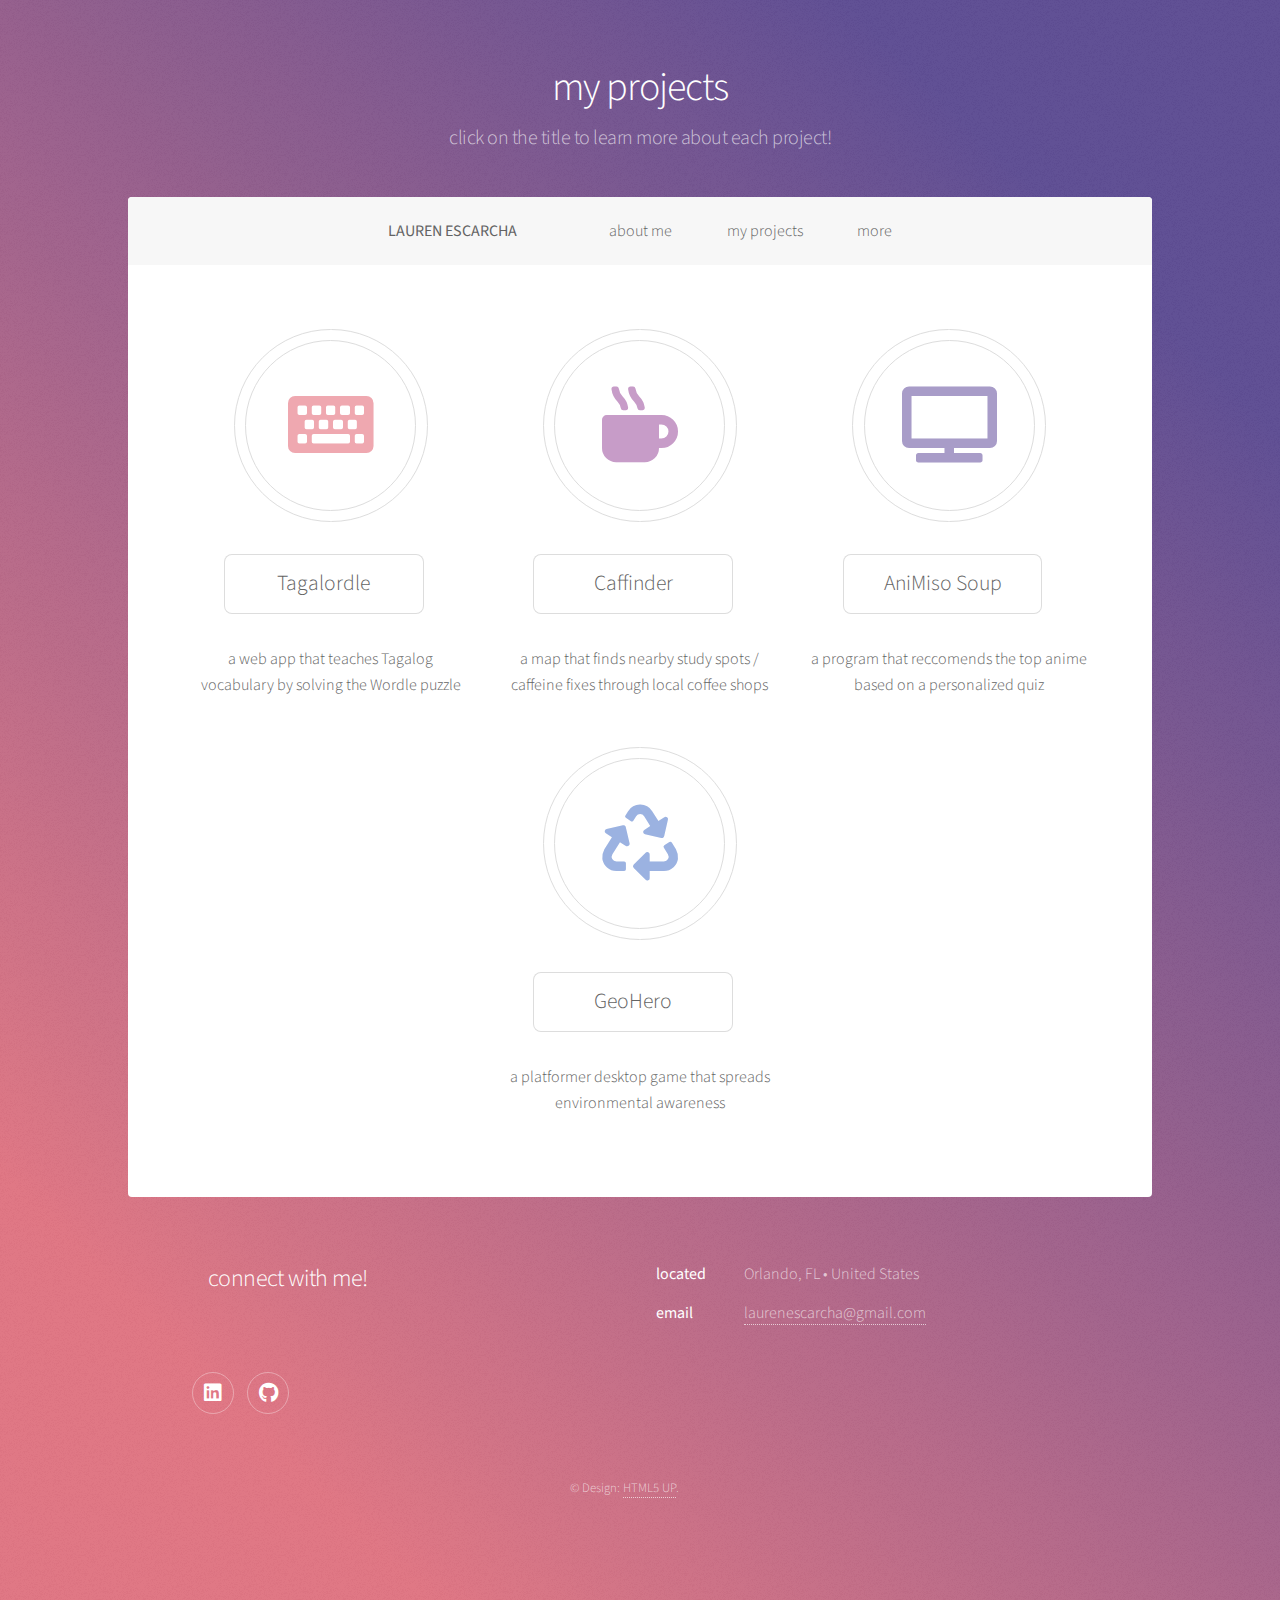
<file: projects.html>
<!DOCTYPE HTML>
<!--
	Stellar by HTML5 UP
	html5up.net | @ajlkn
	Free for personal and commercial use under the CCA 3.0 license (html5up.net/license)
-->
<html>
	<head>
		<title>my projects</title>
		<meta charset="utf-8" />
		<meta name="viewport" content="width=device-width, initial-scale=1, user-scalable=no" />
		<link rel="stylesheet" href="assets/css/main.css" />
		<noscript><link rel="stylesheet" href="assets/css/noscript.css" /></noscript>
	</head>
	<body class="is-preload">

		<!-- Wrapper -->
			<div id="wrapper">

				<!-- Header -->
					<header id="header">
						<h1>my projects</h1>
						<p>click on the title to learn more about each project!</p>
					</header>

				<!-- Nav -->
				<nav id="nav">
					<ul>
						<li><a href="index.html"><strong>LAUREN ESCARCHA</a></strong> &emsp; &emsp;</li>
						<li><a href="aboutme.html">about me</a></li>
						<li><a href="projects.html">my projects</a></li>
						<li><a href="more.html">more</a></li>
					</ul>
				</nav>

				<!-- Main -->
					<div id="main">

						<!-- Content -->
							<section id="content" class="main">

								<!-- projects -->

								<section id="first" class="main special">
								
									<ul class="features">
										<!-- tagalordle -->
										<li>
											<span class="icon major style1 solid fa-keyboard"></span>

											<ul class="actions">
												<li><a href="tagalordle.html" class="button large">Tagalordle</a></li>
											</ul>

											<p>a web app that teaches Tagalog vocabulary by solving the Wordle puzzle
											</p>
										</li>

										<!-- caffinder -->
										<li>
											<span class="icon major style2 solid fa-mug-hot"></span>
											<ul class="actions">
												<li><a href="caffinder.html" class="button large">Caffinder</a></li>
											</ul>
											<p>a map that finds nearby study spots / caffeine fixes through local coffee shops</p>
										</li>

										<!-- animiso -->
										<li>
											<span class="icon major style3 solid fa-tv"></span>
											<ul class="actions">
												<li><a href="animiso.html" class="button large">AniMiso Soup</a></li>
											</ul>
											<p>a program that reccomends the top anime based on a personalized quiz</p>
										</li>

										<!-- geohero -->
										<li>
											<span class="icon major style4 solid fa-recycle"></span>
											<ul class="actions">
												<li><a href="geohero.html" class="button large">GeoHero</a></li>
											</ul>
											<p>a platformer desktop game that spreads environmental awareness</p>
										</li>
									</ul>
							</section>

					</div>

				<!-- Footer -->
				<footer id="footer">
					<!-- <section>
						<h2>Aliquam sed mauris</h2>
						<p>Sed lorem ipsum dolor sit amet et nullam consequat feugiat consequat magna adipiscing tempus etiam dolore veroeros. eget dapibus mauris. Cras aliquet, nisl ut viverra sollicitudin, ligula erat egestas velit, vitae tincidunt odio.</p>
						<ul class="actions">
							<li><a href="generic.html" class="button">Learn More</a></li>
						</ul>
					</section>
					<section> -->
						<h2>connect with me!</h2>
						<dl class="alt">
							<dt>located</dt>
							<dd>Orlando, FL &bull; United States</dd>
							<!-- <dt>Phone</dt>
							<dd>(407) 000-0000 x 0000</dd> -->
							<dt>email</dt>
							<dd><a href="#">laurenescarcha@gmail.com</a></dd>
						</dl>
						<ul class="icons">
							<!-- <li><a href="#" class="icon brands fa-twitter alt"><span class="label">Twitter</span></a></li>
							<li><a href="#" class="icon brands fa-facebook-f alt"><span class="label">Facebook</span></a></li> -->
							<li><a href="https://www.linkedin.com/in/lauren-escarcha/" target="_blank" class="icon brands fa-linkedin alt"><span class="label">LinkedIn</span></a></li>
							<li><a href="https://github.com/ubebabe" target="_blank" class="icon brands fa-github alt"><span class="label">GitHub</span></a></li>
							<!-- <li><i class="icon solid fa-link alt"></i><span class="label"></span></a></li> -->
						</ul>
					</section>
					<p class="copyright">&copy; Design: <a href="https://html5up.net">HTML5 UP</a>.</p>
				</footer>

			</div>

		<!-- Scripts -->
			<script src="assets/js/jquery.min.js"></script>
			<script src="assets/js/jquery.scrollex.min.js"></script>
			<script src="assets/js/jquery.scrolly.min.js"></script>
			<script src="assets/js/browser.min.js"></script>
			<script src="assets/js/breakpoints.min.js"></script>
			<script src="assets/js/util.js"></script>
			<script src="assets/js/main.js"></script>

	</body>
</html>
</file>
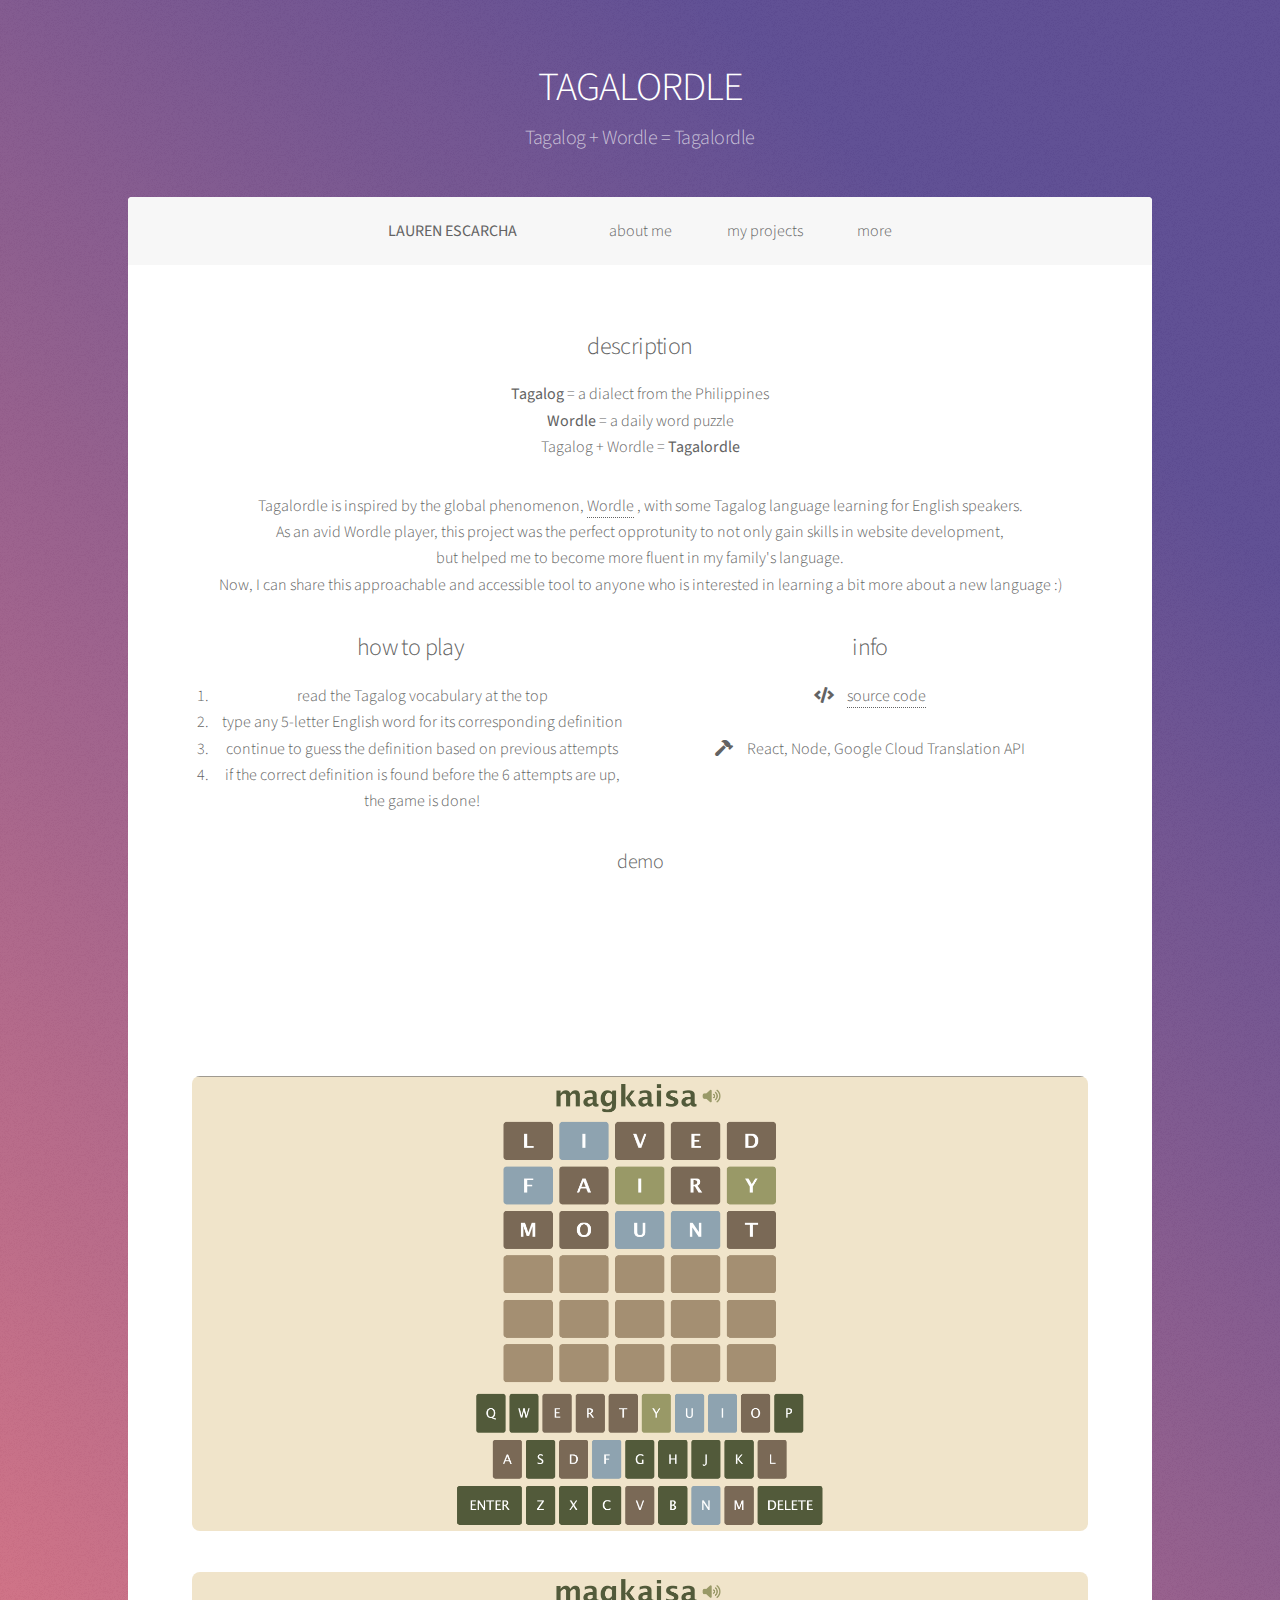
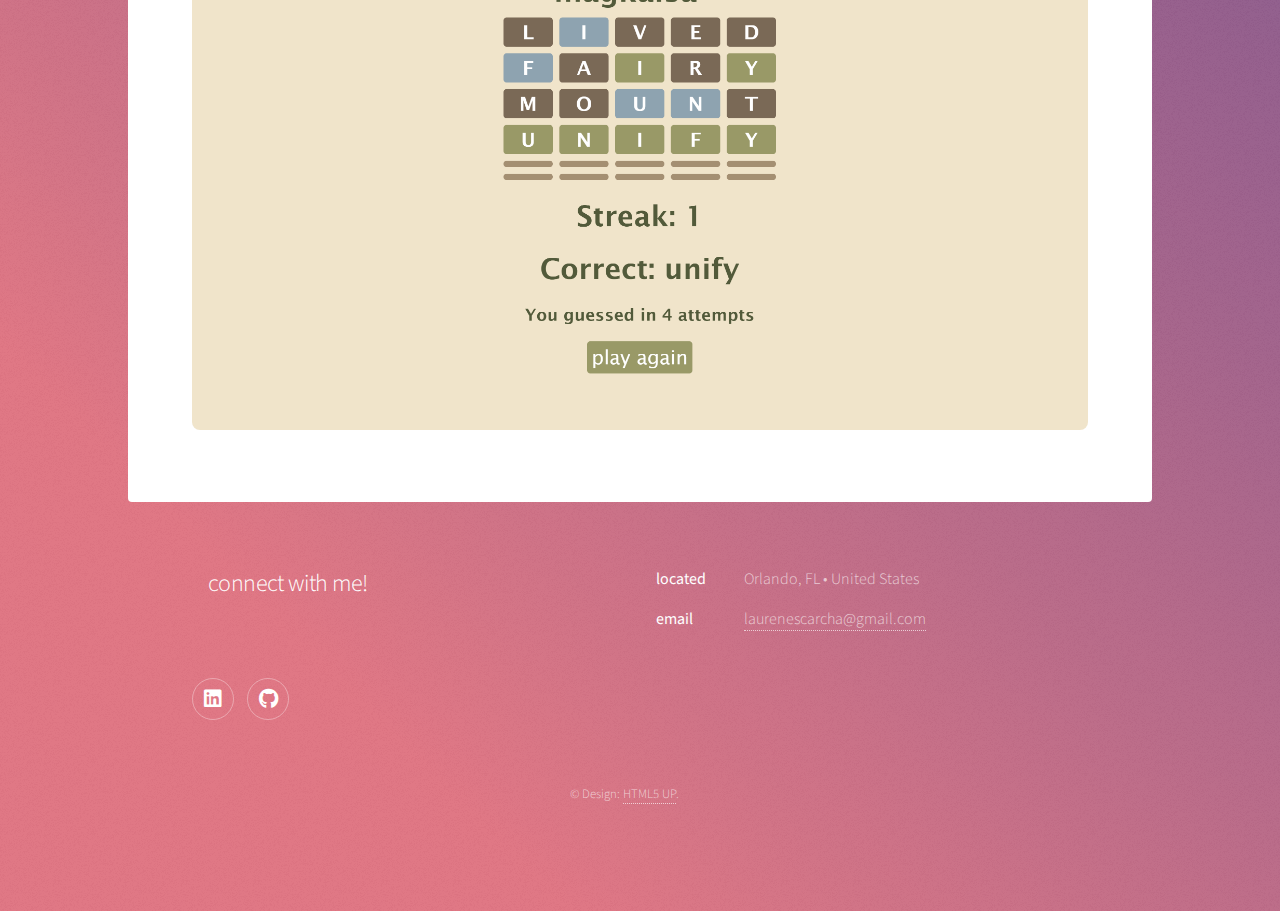
<file: tagalordle.html>
<!DOCTYPE HTML>
<!--
	Stellar by HTML5 UP
	html5up.net | @ajlkn
	Free for personal and commercial use under the CCA 3.0 license (html5up.net/license)
-->
<html>
	<head>
		<title>my projects</title>
		<link rel="shortcut icon" type="image/x-icon" href="mango-256.ico" />
		<meta charset="utf-8" />
		<meta name="viewport" content="width=device-width, initial-scale=1, user-scalable=no" />
		<link rel="stylesheet" href="assets/css/main.css" />
		<noscript><link rel="stylesheet" href="assets/css/noscript.css" /></noscript>
	</head>
	<body class="is-preload">

		<!-- Wrapper -->
			<div id="wrapper">

				<!-- Header -->
					<header id="header">
						<h1>TAGALORDLE</h1>
						<p>Tagalog + Wordle = Tagalordle</p>
					</header>

					<!-- Nav -->
				<nav id="nav">
					<ul>
						<li><a href="index.html"><strong>LAUREN ESCARCHA</a></strong> &emsp; &emsp;</li>
						<li><a href="aboutme.html">about me</a></li>
						<li><a href="projects.html">my projects</a></li>
						<li><a href="more.html">more</a></li>
					</ul>
				</nav>

				<!-- Main -->
					<div id="main">

						<!-- Content -->
							<section id="content" class="main">

								<!-- projects -->

								<section id="first" class="main special">
							

								<!-- Lists -->
									<section>

										<!-- Description -->

										<h2>description</h2>
										<p><strong>Tagalog</strong> = a dialect from the Philippines
										<br><strong>Wordle</strong> = a daily word puzzle
										<br>Tagalog + Wordle = <strong>Tagalordle</strong></p>

										<p>Tagalordle is inspired by the global phenomenon, 
											<a href="https://www.nytimes.com/games/wordle/index.html" target="_blank">Wordle</a>
											, with some Tagalog language learning for English speakers.
										
										<br> As an avid Wordle player, this project was the perfect opprotunity to not only gain skills in website development,
										<br> but helped me to become more fluent in my family's language.

										<br> Now, I can share this approachable and accessible tool to anyone who is interested in learning a bit more about a new language :)
										
										</p>

										<div class="row">
											<div class="col-6 col-12-medium">
												<h2>how to play</h2>
												<ol>
													<li>read the Tagalog vocabulary at the top</li>
													<li>type any 5-letter English word for its corresponding definition</li>
													<li>continue to guess the definition based on previous attempts</li>
													<li>if the correct definition is found before the 6 attempts are up, the game is done!</li>
												</ol>
											</div>

											<div class="col-6 col-12-medium">
												
												<h2>info</h2>

												<ul class="icons">
													
													<li><a href="https://github.com/ubebabe/Tagalordle" class="icon solid fa-code"  target="_blank">
														<span class="label"></span></a></li>
													<a href="https://github.com/ubebabe/Tagalordle" target="_blank">source code</a>
													<br>
													<br>
													<li><a class="icon solid fa-hammer">
														<span class="label"></span></a></li>
													<span>React, Node, Google Cloud Translation API</span>
												</ul>
												
											</div>
										</div>

										<!-- <span class="image left">
											<iframe width=100% height=100% src="https://www.youtube.com/embed/3wOSsfe37Zk" frameborder="0" allowfullscreen>
										</iframe></span> -->
										
								<!-- Image -->
									<section>
										<h3>demo</h3>
										<span class="image center">
											<iframe src="https://www.youtube.com/embed/w2GZ1agsGws" frameborder="0" allowfullscreen></iframe>
										</span>
										<br>
										<br>
										<span class="image center">
											<span class="image fit"><img src="images/play.png" alt="" /></span>
										</span>
										<span class="image center">
											<span class="image fit"><img src="images/end.png" alt="" /></span>
										</span>

									</section>

							</section>

					</div>

				<!-- Footer -->
				<footer id="footer">
					<!-- <section>
						<h2>Aliquam sed mauris</h2>
						<p>Sed lorem ipsum dolor sit amet et nullam consequat feugiat consequat magna adipiscing tempus etiam dolore veroeros. eget dapibus mauris. Cras aliquet, nisl ut viverra sollicitudin, ligula erat egestas velit, vitae tincidunt odio.</p>
						<ul class="actions">
							<li><a href="generic.html" class="button">Learn More</a></li>
						</ul>
					</section>
					<section> -->
						<h2>connect with me!</h2>
						<dl class="alt">
							<dt>located</dt>
							<dd>Orlando, FL &bull; United States</dd>
							<!-- <dt>Phone</dt>
							<dd>(407) 000-0000 x 0000</dd> -->
							<dt>email</dt>
							<dd><a href="#">laurenescarcha@gmail.com</a></dd>
						</dl>
						<ul class="icons">
							<!-- <li><a href="#" class="icon brands fa-twitter alt"><span class="label">Twitter</span></a></li>
							<li><a href="#" class="icon brands fa-facebook-f alt"><span class="label">Facebook</span></a></li> -->
							<li><a href="https://www.linkedin.com/in/lauren-escarcha/" target="_blank" class="icon brands fa-linkedin alt"><span class="label">LinkedIn</span></a></li>
							<li><a href="https://github.com/ubebabe" target="_blank" class="icon brands fa-github alt"><span class="label">GitHub</span></a></li>
							<!-- <li><i class="icon solid fa-link alt"></i><span class="label"></span></a></li> -->
						</ul>
					</section>
					<p class="copyright">&copy; Design: <a href="https://html5up.net">HTML5 UP</a>.</p>
				</footer>

			</div>

		<!-- Scripts -->
			<script src="assets/js/jquery.min.js"></script>
			<script src="assets/js/jquery.scrollex.min.js"></script>
			<script src="assets/js/jquery.scrolly.min.js"></script>
			<script src="assets/js/browser.min.js"></script>
			<script src="assets/js/breakpoints.min.js"></script>
			<script src="assets/js/util.js"></script>
			<script src="assets/js/main.js"></script>

	</body>
</html>
</file>
<file: assets/css/noscript.css>
/*
	Stellar by HTML5 UP
	html5up.net | @ajlkn
	Free for personal and commercial use under the CCA 3.0 license (html5up.net/license)
*/

/* Header */

	body.is-preload #header.alt > * {
		opacity: 1;
	}

	body.is-preload #header.alt .logo {
		-moz-transform: none;
		-webkit-transform: none;
		-ms-transform: none;
		transform: none;
	}
</file>
<file: assets/css/main.css>
@import url(fontawesome-all.min.css);
@import 'https://fonts.googleapis.com/css?family=Source+Sans+Pro:300,400';

/*
	Stellar by HTML5 UP
	html5up.net | @ajlkn
	Free for personal and commercial use under the CCA 3.0 license (html5up.net/license)
*/

html, body, div, span, applet, object,
iframe, h1, h2, h3, h4, h5, h6, p, blockquote,
pre, a, abbr, acronym, address, big, cite,
code, del, dfn, em, img, ins, kbd, q, s, samp,
small, strike, strong, sub, sup, tt, var, b,
u, i, center, dl, dt, dd, ol, ul, li, fieldset,
form, label, legend, table, caption, tbody,
tfoot, thead, tr, th, td, article, aside,
canvas, details, embed, figure, figcaption,
footer, header, hgroup, menu, nav, output, ruby,
section, summary, time, mark, audio, video {
	margin: 0;
	padding: 0;
	border: 0;
	font-size: 100%;
	font: inherit;
	vertical-align: baseline;}

article, aside, details, figcaption, figure,
footer, header, hgroup, menu, nav, section {
	display: block;}

body {
	line-height: 1;
}

ol, ul {
	list-style: none;
}

blockquote, q {
	quotes: none;
}

	blockquote:before, blockquote:after, q:before, q:after {
		content: '';
		content: none;
	}

table {
	border-collapse: collapse;
	border-spacing: 0;
}

body {
	-webkit-text-size-adjust: none;
}

mark {
	background-color: transparent;
	color: inherit;
}

input::-moz-focus-inner {
	border: 0;
	padding: 0;
}

input, select, textarea {
	-moz-appearance: none;
	-webkit-appearance: none;
	-ms-appearance: none;
	appearance: none;
}

/* Basic */

	@-ms-viewport {
		width: device-width;
	}

	body {
		-ms-overflow-style: scrollbar;
	}

	@media screen and (max-width: 480px) {

		html, body {
			min-width: 320px;
		}

	}

	html {
		box-sizing: border-box;
	}

	*, *:before, *:after {
		box-sizing: inherit;
	}

	body {
		background-color: #935d8c;
		background-image: url("images/overlay.png"), -moz-linear-gradient(45deg, #e37682 15%, #5f4d93 85%);
		background-image: url("images/overlay.png"), -webkit-linear-gradient(45deg, #e37682 15%, #5f4d93 85%);
		background-image: url("images/overlay.png"), -ms-linear-gradient(45deg, #e37682 15%, #5f4d93 85%);
		background-image: url("images/overlay.png"), linear-gradient(45deg, #e37682 15%, #5f4d93 85%);
	}

		body.is-preload *, body.is-preload *:before, body.is-preload *:after {
			-moz-animation: none !important;
			-webkit-animation: none !important;
			-ms-animation: none !important;
			animation: none !important;
			-moz-transition: none !important;
			-webkit-transition: none !important;
			-ms-transition: none !important;
			transition: none !important;
		}

/* Type */

	body {
		background-color: #935d8c;
		color: rgba(255, 255, 255, 0.65);
	}

	body, input, select, textarea {
		font-family: "Source Sans Pro", Helvetica, sans-serif;
		font-size: 17pt;
		font-weight: 300;
		line-height: 1.65;
	}

		@media screen and (max-width: 1680px) {

			body, input, select, textarea {
				font-size: 14pt;
			}

		}

		@media screen and (max-width: 1280px) {

			body, input, select, textarea {
				font-size: 12pt;
			}

		}

		@media screen and (max-width: 360px) {

			body, input, select, textarea {
				font-size: 11pt;
			}

		}

	a {
		-moz-transition: color 0.2s ease, border-bottom 0.2s ease;
		-webkit-transition: color 0.2s ease, border-bottom 0.2s ease;
		-ms-transition: color 0.2s ease, border-bottom 0.2s ease;
		transition: color 0.2s ease, border-bottom 0.2s ease;
		text-decoration: none;
		border-bottom: dotted 1px;
		color: inherit;
	}

		a:hover {
			border-bottom-color: transparent;
		}

	strong, b {
		font-weight: 400;
	}

	em, i {
		font-style: italic;
	}

	p {
		margin: 0 0 2em 0;
	}

		p.content {
			-moz-columns: 20em 2;
			-webkit-columns: 20em 2;
			-ms-columns: 20em 2;
			columns: 20em 2;
			-moz-column-gap: 2em;
			-webkit-column-gap: 2em;
			-ms-column-gap: 2em;
			column-gap: 2em;
			text-align: justify;
		}

	h1, h2, h3, h4, h5, h6 {
		font-weight: 300;
		line-height: 1.5;
		margin: 0 0 0.7em 0;
		letter-spacing: -0.025em;
	}

		h1 a, h2 a, h3 a, h4 a, h5 a, h6 a {
			color: inherit;
			text-decoration: none;
		}

	h1 {
		font-size: 2.5em;
		line-height: 1.2;
	}

	h2 {
		font-size: 1.5em;
	}

	h3 {
		font-size: 1.25em;
	}

	h4 {
		font-size: 1.1em;
	}

	h5 {
		font-size: 0.9em;
	}

	h6 {
		font-size: 0.7em;
	}

	@media screen and (max-width: 736px) {

		h1 {
			font-size: 2em;
		}

	}

	sub {
		font-size: 0.8em;
		position: relative;
		top: 0.5em;
	}

	sup {
		font-size: 0.8em;
		position: relative;
		top: -0.5em;
	}

	blockquote {
		border-left: solid 4px;
		font-style: italic;
		margin: 0 0 2em 0;
		padding: 0.5em 0 0.5em 2em;
	}

	code {
		border-radius: 8px;
		border: solid 1px;
		font-family: "Courier New", monospace;
		font-size: 0.9em;
		margin: 0 0.25em;
		padding: 0.25em 0.65em;
	}

	pre {
		-webkit-overflow-scrolling: touch;
		font-family: "Courier New", monospace;
		font-size: 0.9em;
		margin: 0 0 2em 0;
	}

		pre code {
			display: block;
			line-height: 1.75;
			padding: 1em 1.5em;
			overflow-x: auto;
		}

	hr {
		border: 0;
		border-bottom: solid 1px;
		margin: 2em 0;
	}

		hr.major {
			margin: 3em 0;
		}

	.align-left {
		text-align: left;
	}

	.align-center {
		text-align: center;
	}

	.align-right {
		text-align: right;
	}

	input, select, textarea {
		color: #ffffff;
	}

	a:hover {
		color: #ffffff;
	}

	strong, b {
		color: #ffffff;
	}

	h1, h2, h3, h4, h5, h6 {
		color: #ffffff;
	}

	blockquote {
		border-left-color: rgba(255, 255, 255, 0.35);
	}

	code {
		background: rgba(255, 255, 255, 0.075);
		border-color: rgba(255, 255, 255, 0.35);
	}

	hr {
		border-bottom-color: rgba(255, 255, 255, 0.35);
	}

/* Row */

	.row {
		display: flex;
		flex-wrap: wrap;
		box-sizing: border-box;
		align-items: stretch;
	}

		.row > * {
			box-sizing: border-box;
		}

		.row.gtr-uniform > * > :last-child {
			margin-bottom: 0;
		}

		.row.aln-left {
			justify-content: flex-start;
		}

		.row.aln-center {
			justify-content: center;
		}

		.row.aln-right {
			justify-content: flex-end;
		}

		.row.aln-top {
			align-items: flex-start;
		}

		.row.aln-middle {
			align-items: center;
		}

		.row.aln-bottom {
			align-items: flex-end;
		}

		.row > .imp {
			order: -1;
		}

		.row > .col-1 {
			width: 8.33333%;
		}

		.row > .off-1 {
			margin-left: 8.33333%;
		}

		.row > .col-2 {
			width: 16.66667%;
		}

		.row > .off-2 {
			margin-left: 16.66667%;
		}

		.row > .col-3 {
			width: 25%;
		}

		.row > .off-3 {
			margin-left: 25%;
		}

		.row > .col-4 {
			width: 33.33333%;
		}

		.row > .off-4 {
			margin-left: 33.33333%;
		}

		.row > .col-5 {
			width: 41.66667%;
		}

		.row > .off-5 {
			margin-left: 41.66667%;
		}

		.row > .col-6 {
			width: 50%;
		}

		.row > .off-6 {
			margin-left: 50%;
		}

		.row > .col-7 {
			width: 58.33333%;
		}

		.row > .off-7 {
			margin-left: 58.33333%;
		}

		.row > .col-8 {
			width: 66.66667%;
		}

		.row > .off-8 {
			margin-left: 66.66667%;
		}

		.row > .col-9 {
			width: 75%;
		}

		.row > .off-9 {
			margin-left: 75%;
		}

		.row > .col-10 {
			width: 83.33333%;
		}

		.row > .off-10 {
			margin-left: 83.33333%;
		}

		.row > .col-11 {
			width: 91.66667%;
		}

		.row > .off-11 {
			margin-left: 91.66667%;
		}

		.row > .col-12 {
			width: 100%;
		}

		.row > .off-12 {
			margin-left: 100%;
		}

		.row.gtr-0 {
			margin-top: 0;
			margin-left: 0em;
		}

			.row.gtr-0 > * {
				padding: 0 0 0 0em;
			}

			.row.gtr-0.gtr-uniform {
				margin-top: 0em;
			}

				.row.gtr-0.gtr-uniform > * {
					padding-top: 0em;
				}

		.row.gtr-25 {
			margin-top: 0;
			margin-left: -0.375em;
		}

			.row.gtr-25 > * {
				padding: 0 0 0 0.375em;
			}

			.row.gtr-25.gtr-uniform {
				margin-top: -0.375em;
			}

				.row.gtr-25.gtr-uniform > * {
					padding-top: 0.375em;
				}

		.row.gtr-50 {
			margin-top: 0;
			margin-left: -0.75em;
		}

			.row.gtr-50 > * {
				padding: 0 0 0 0.75em;
			}

			.row.gtr-50.gtr-uniform {
				margin-top: -0.75em;
			}

				.row.gtr-50.gtr-uniform > * {
					padding-top: 0.75em;
				}

		.row {
			margin-top: 0;
			margin-left: -1.5em;
		}

			.row > * {
				padding: 0 0 0 1.5em;
			}

			.row.gtr-uniform {
				margin-top: -1.5em;
			}

				.row.gtr-uniform > * {
					padding-top: 1.5em;
				}

		.row.gtr-150 {
			margin-top: 0;
			margin-left: -2.25em;
		}

			.row.gtr-150 > * {
				padding: 0 0 0 2.25em;
			}

			.row.gtr-150.gtr-uniform {
				margin-top: -2.25em;
			}

				.row.gtr-150.gtr-uniform > * {
					padding-top: 2.25em;
				}

		.row.gtr-200 {
			margin-top: 0;
			margin-left: -3em;
		}

			.row.gtr-200 > * {
				padding: 0 0 0 3em;
			}

			.row.gtr-200.gtr-uniform {
				margin-top: -3em;
			}

				.row.gtr-200.gtr-uniform > * {
					padding-top: 3em;
				}

		@media screen and (max-width: 1680px) {

			.row {
				display: flex;
				flex-wrap: wrap;
				box-sizing: border-box;
				align-items: stretch;
			}

				.row > * {
					box-sizing: border-box;
				}

				.row.gtr-uniform > * > :last-child {
					margin-bottom: 0;
				}

				.row.aln-left {
					justify-content: flex-start;
				}

				.row.aln-center {
					justify-content: center;
				}

				.row.aln-right {
					justify-content: flex-end;
				}

				.row.aln-top {
					align-items: flex-start;
				}

				.row.aln-middle {
					align-items: center;
				}

				.row.aln-bottom {
					align-items: flex-end;
				}

				.row > .imp-xlarge {
					order: -1;
				}

				.row > .col-1-xlarge {
					width: 8.33333%;
				}

				.row > .off-1-xlarge {
					margin-left: 8.33333%;
				}

				.row > .col-2-xlarge {
					width: 16.66667%;
				}

				.row > .off-2-xlarge {
					margin-left: 16.66667%;
				}

				.row > .col-3-xlarge {
					width: 25%;
				}

				.row > .off-3-xlarge {
					margin-left: 25%;
				}

				.row > .col-4-xlarge {
					width: 33.33333%;
				}

				.row > .off-4-xlarge {
					margin-left: 33.33333%;
				}

				.row > .col-5-xlarge {
					width: 41.66667%;
				}

				.row > .off-5-xlarge {
					margin-left: 41.66667%;
				}

				.row > .col-6-xlarge {
					width: 50%;
				}

				.row > .off-6-xlarge {
					margin-left: 50%;
				}

				.row > .col-7-xlarge {
					width: 58.33333%;
				}

				.row > .off-7-xlarge {
					margin-left: 58.33333%;
				}

				.row > .col-8-xlarge {
					width: 66.66667%;
				}

				.row > .off-8-xlarge {
					margin-left: 66.66667%;
				}

				.row > .col-9-xlarge {
					width: 75%;
				}

				.row > .off-9-xlarge {
					margin-left: 75%;
				}

				.row > .col-10-xlarge {
					width: 83.33333%;
				}

				.row > .off-10-xlarge {
					margin-left: 83.33333%;
				}

				.row > .col-11-xlarge {
					width: 91.66667%;
				}

				.row > .off-11-xlarge {
					margin-left: 91.66667%;
				}

				.row > .col-12-xlarge {
					width: 100%;
				}

				.row > .off-12-xlarge {
					margin-left: 100%;
				}

				.row.gtr-0 {
					margin-top: 0;
					margin-left: 0em;
				}

					.row.gtr-0 > * {
						padding: 0 0 0 0em;
					}

					.row.gtr-0.gtr-uniform {
						margin-top: 0em;
					}

						.row.gtr-0.gtr-uniform > * {
							padding-top: 0em;
						}

				.row.gtr-25 {
					margin-top: 0;
					margin-left: -0.375em;
				}

					.row.gtr-25 > * {
						padding: 0 0 0 0.375em;
					}

					.row.gtr-25.gtr-uniform {
						margin-top: -0.375em;
					}

						.row.gtr-25.gtr-uniform > * {
							padding-top: 0.375em;
						}

				.row.gtr-50 {
					margin-top: 0;
					margin-left: -0.75em;
				}

					.row.gtr-50 > * {
						padding: 0 0 0 0.75em;
					}

					.row.gtr-50.gtr-uniform {
						margin-top: -0.75em;
					}

						.row.gtr-50.gtr-uniform > * {
							padding-top: 0.75em;
						}

				.row {
					margin-top: 0;
					margin-left: -1.5em;
				}

					.row > * {
						padding: 0 0 0 1.5em;
					}

					.row.gtr-uniform {
						margin-top: -1.5em;
					}

						.row.gtr-uniform > * {
							padding-top: 1.5em;
						}

				.row.gtr-150 {
					margin-top: 0;
					margin-left: -2.25em;
				}

					.row.gtr-150 > * {
						padding: 0 0 0 2.25em;
					}

					.row.gtr-150.gtr-uniform {
						margin-top: -2.25em;
					}

						.row.gtr-150.gtr-uniform > * {
							padding-top: 2.25em;
						}

				.row.gtr-200 {
					margin-top: 0;
					margin-left: -3em;
				}

					.row.gtr-200 > * {
						padding: 0 0 0 3em;
					}

					.row.gtr-200.gtr-uniform {
						margin-top: -3em;
					}

						.row.gtr-200.gtr-uniform > * {
							padding-top: 3em;
						}

		}

		@media screen and (max-width: 1280px) {

			.row {
				display: flex;
				flex-wrap: wrap;
				box-sizing: border-box;
				align-items: stretch;
			}

				.row > * {
					box-sizing: border-box;
				}

				.row.gtr-uniform > * > :last-child {
					margin-bottom: 0;
				}

				.row.aln-left {
					justify-content: flex-start;
				}

				.row.aln-center {
					justify-content: center;
				}

				.row.aln-right {
					justify-content: flex-end;
				}

				.row.aln-top {
					align-items: flex-start;
				}

				.row.aln-middle {
					align-items: center;
				}

				.row.aln-bottom {
					align-items: flex-end;
				}

				.row > .imp-large {
					order: -1;
				}

				.row > .col-1-large {
					width: 8.33333%;
				}

				.row > .off-1-large {
					margin-left: 8.33333%;
				}

				.row > .col-2-large {
					width: 16.66667%;
				}

				.row > .off-2-large {
					margin-left: 16.66667%;
				}

				.row > .col-3-large {
					width: 25%;
				}

				.row > .off-3-large {
					margin-left: 25%;
				}

				.row > .col-4-large {
					width: 33.33333%;
				}

				.row > .off-4-large {
					margin-left: 33.33333%;
				}

				.row > .col-5-large {
					width: 41.66667%;
				}

				.row > .off-5-large {
					margin-left: 41.66667%;
				}

				.row > .col-6-large {
					width: 50%;
				}

				.row > .off-6-large {
					margin-left: 50%;
				}

				.row > .col-7-large {
					width: 58.33333%;
				}

				.row > .off-7-large {
					margin-left: 58.33333%;
				}

				.row > .col-8-large {
					width: 66.66667%;
				}

				.row > .off-8-large {
					margin-left: 66.66667%;
				}

				.row > .col-9-large {
					width: 75%;
				}

				.row > .off-9-large {
					margin-left: 75%;
				}

				.row > .col-10-large {
					width: 83.33333%;
				}

				.row > .off-10-large {
					margin-left: 83.33333%;
				}

				.row > .col-11-large {
					width: 91.66667%;
				}

				.row > .off-11-large {
					margin-left: 91.66667%;
				}

				.row > .col-12-large {
					width: 100%;
				}

				.row > .off-12-large {
					margin-left: 100%;
				}

				.row.gtr-0 {
					margin-top: 0;
					margin-left: 0em;
				}

					.row.gtr-0 > * {
						padding: 0 0 0 0em;
					}

					.row.gtr-0.gtr-uniform {
						margin-top: 0em;
					}

						.row.gtr-0.gtr-uniform > * {
							padding-top: 0em;
						}

				.row.gtr-25 {
					margin-top: 0;
					margin-left: -0.375em;
				}

					.row.gtr-25 > * {
						padding: 0 0 0 0.375em;
					}

					.row.gtr-25.gtr-uniform {
						margin-top: -0.375em;
					}

						.row.gtr-25.gtr-uniform > * {
							padding-top: 0.375em;
						}

				.row.gtr-50 {
					margin-top: 0;
					margin-left: -0.75em;
				}

					.row.gtr-50 > * {
						padding: 0 0 0 0.75em;
					}

					.row.gtr-50.gtr-uniform {
						margin-top: -0.75em;
					}

						.row.gtr-50.gtr-uniform > * {
							padding-top: 0.75em;
						}

				.row {
					margin-top: 0;
					margin-left: -1.5em;
				}

					.row > * {
						padding: 0 0 0 1.5em;
					}

					.row.gtr-uniform {
						margin-top: -1.5em;
					}

						.row.gtr-uniform > * {
							padding-top: 1.5em;
						}

				.row.gtr-150 {
					margin-top: 0;
					margin-left: -2.25em;
				}

					.row.gtr-150 > * {
						padding: 0 0 0 2.25em;
					}

					.row.gtr-150.gtr-uniform {
						margin-top: -2.25em;
					}

						.row.gtr-150.gtr-uniform > * {
							padding-top: 2.25em;
						}

				.row.gtr-200 {
					margin-top: 0;
					margin-left: -3em;
				}

					.row.gtr-200 > * {
						padding: 0 0 0 3em;
					}

					.row.gtr-200.gtr-uniform {
						margin-top: -3em;
					}

						.row.gtr-200.gtr-uniform > * {
							padding-top: 3em;
						}

		}

		@media screen and (max-width: 980px) {

			.row {
				display: flex;
				flex-wrap: wrap;
				box-sizing: border-box;
				align-items: stretch;
			}

				.row > * {
					box-sizing: border-box;
				}

				.row.gtr-uniform > * > :last-child {
					margin-bottom: 0;
				}

				.row.aln-left {
					justify-content: flex-start;
				}

				.row.aln-center {
					justify-content: center;
				}

				.row.aln-right {
					justify-content: flex-end;
				}

				.row.aln-top {
					align-items: flex-start;
				}

				.row.aln-middle {
					align-items: center;
				}

				.row.aln-bottom {
					align-items: flex-end;
				}

				.row > .imp-medium {
					order: -1;
				}

				.row > .col-1-medium {
					width: 8.33333%;
				}

				.row > .off-1-medium {
					margin-left: 8.33333%;
				}

				.row > .col-2-medium {
					width: 16.66667%;
				}

				.row > .off-2-medium {
					margin-left: 16.66667%;
				}

				.row > .col-3-medium {
					width: 25%;
				}

				.row > .off-3-medium {
					margin-left: 25%;
				}

				.row > .col-4-medium {
					width: 33.33333%;
				}

				.row > .off-4-medium {
					margin-left: 33.33333%;
				}

				.row > .col-5-medium {
					width: 41.66667%;
				}

				.row > .off-5-medium {
					margin-left: 41.66667%;
				}

				.row > .col-6-medium {
					width: 50%;
				}

				.row > .off-6-medium {
					margin-left: 50%;
				}

				.row > .col-7-medium {
					width: 58.33333%;
				}

				.row > .off-7-medium {
					margin-left: 58.33333%;
				}

				.row > .col-8-medium {
					width: 66.66667%;
				}

				.row > .off-8-medium {
					margin-left: 66.66667%;
				}

				.row > .col-9-medium {
					width: 75%;
				}

				.row > .off-9-medium {
					margin-left: 75%;
				}

				.row > .col-10-medium {
					width: 83.33333%;
				}

				.row > .off-10-medium {
					margin-left: 83.33333%;
				}

				.row > .col-11-medium {
					width: 91.66667%;
				}

				.row > .off-11-medium {
					margin-left: 91.66667%;
				}

				.row > .col-12-medium {
					width: 100%;
				}

				.row > .off-12-medium {
					margin-left: 100%;
				}

				.row.gtr-0 {
					margin-top: 0;
					margin-left: 0em;
				}

					.row.gtr-0 > * {
						padding: 0 0 0 0em;
					}

					.row.gtr-0.gtr-uniform {
						margin-top: 0em;
					}

						.row.gtr-0.gtr-uniform > * {
							padding-top: 0em;
						}

				.row.gtr-25 {
					margin-top: 0;
					margin-left: -0.375em;
				}

					.row.gtr-25 > * {
						padding: 0 0 0 0.375em;
					}

					.row.gtr-25.gtr-uniform {
						margin-top: -0.375em;
					}

						.row.gtr-25.gtr-uniform > * {
							padding-top: 0.375em;
						}

				.row.gtr-50 {
					margin-top: 0;
					margin-left: -0.75em;
				}

					.row.gtr-50 > * {
						padding: 0 0 0 0.75em;
					}

					.row.gtr-50.gtr-uniform {
						margin-top: -0.75em;
					}

						.row.gtr-50.gtr-uniform > * {
							padding-top: 0.75em;
						}

				.row {
					margin-top: 0;
					margin-left: -1.5em;
				}

					.row > * {
						padding: 0 0 0 1.5em;
					}

					.row.gtr-uniform {
						margin-top: -1.5em;
					}

						.row.gtr-uniform > * {
							padding-top: 1.5em;
						}

				.row.gtr-150 {
					margin-top: 0;
					margin-left: -2.25em;
				}

					.row.gtr-150 > * {
						padding: 0 0 0 2.25em;
					}

					.row.gtr-150.gtr-uniform {
						margin-top: -2.25em;
					}

						.row.gtr-150.gtr-uniform > * {
							padding-top: 2.25em;
						}

				.row.gtr-200 {
					margin-top: 0;
					margin-left: -3em;
				}

					.row.gtr-200 > * {
						padding: 0 0 0 3em;
					}

					.row.gtr-200.gtr-uniform {
						margin-top: -3em;
					}

						.row.gtr-200.gtr-uniform > * {
							padding-top: 3em;
						}

		}

		@media screen and (max-width: 736px) {

			.row {
				display: flex;
				flex-wrap: wrap;
				box-sizing: border-box;
				align-items: stretch;
			}

				.row > * {
					box-sizing: border-box;
				}

				.row.gtr-uniform > * > :last-child {
					margin-bottom: 0;
				}

				.row.aln-left {
					justify-content: flex-start;
				}

				.row.aln-center {
					justify-content: center;
				}

				.row.aln-right {
					justify-content: flex-end;
				}

				.row.aln-top {
					align-items: flex-start;
				}

				.row.aln-middle {
					align-items: center;
				}

				.row.aln-bottom {
					align-items: flex-end;
				}

				.row > .imp-small {
					order: -1;
				}

				.row > .col-1-small {
					width: 8.33333%;
				}

				.row > .off-1-small {
					margin-left: 8.33333%;
				}

				.row > .col-2-small {
					width: 16.66667%;
				}

				.row > .off-2-small {
					margin-left: 16.66667%;
				}

				.row > .col-3-small {
					width: 25%;
				}

				.row > .off-3-small {
					margin-left: 25%;
				}

				.row > .col-4-small {
					width: 33.33333%;
				}

				.row > .off-4-small {
					margin-left: 33.33333%;
				}

				.row > .col-5-small {
					width: 41.66667%;
				}

				.row > .off-5-small {
					margin-left: 41.66667%;
				}

				.row > .col-6-small {
					width: 50%;
				}

				.row > .off-6-small {
					margin-left: 50%;
				}

				.row > .col-7-small {
					width: 58.33333%;
				}

				.row > .off-7-small {
					margin-left: 58.33333%;
				}

				.row > .col-8-small {
					width: 66.66667%;
				}

				.row > .off-8-small {
					margin-left: 66.66667%;
				}

				.row > .col-9-small {
					width: 75%;
				}

				.row > .off-9-small {
					margin-left: 75%;
				}

				.row > .col-10-small {
					width: 83.33333%;
				}

				.row > .off-10-small {
					margin-left: 83.33333%;
				}

				.row > .col-11-small {
					width: 91.66667%;
				}

				.row > .off-11-small {
					margin-left: 91.66667%;
				}

				.row > .col-12-small {
					width: 100%;
				}

				.row > .off-12-small {
					margin-left: 100%;
				}

				.row.gtr-0 {
					margin-top: 0;
					margin-left: 0em;
				}

					.row.gtr-0 > * {
						padding: 0 0 0 0em;
					}

					.row.gtr-0.gtr-uniform {
						margin-top: 0em;
					}

						.row.gtr-0.gtr-uniform > * {
							padding-top: 0em;
						}

				.row.gtr-25 {
					margin-top: 0;
					margin-left: -0.25em;
				}

					.row.gtr-25 > * {
						padding: 0 0 0 0.25em;
					}

					.row.gtr-25.gtr-uniform {
						margin-top: -0.25em;
					}

						.row.gtr-25.gtr-uniform > * {
							padding-top: 0.25em;
						}

				.row.gtr-50 {
					margin-top: 0;
					margin-left: -0.5em;
				}

					.row.gtr-50 > * {
						padding: 0 0 0 0.5em;
					}

					.row.gtr-50.gtr-uniform {
						margin-top: -0.5em;
					}

						.row.gtr-50.gtr-uniform > * {
							padding-top: 0.5em;
						}

				.row {
					margin-top: 0;
					margin-left: -1em;
				}

					.row > * {
						padding: 0 0 0 1em;
					}

					.row.gtr-uniform {
						margin-top: -1em;
					}

						.row.gtr-uniform > * {
							padding-top: 1em;
						}

				.row.gtr-150 {
					margin-top: 0;
					margin-left: -1.5em;
				}

					.row.gtr-150 > * {
						padding: 0 0 0 1.5em;
					}

					.row.gtr-150.gtr-uniform {
						margin-top: -1.5em;
					}

						.row.gtr-150.gtr-uniform > * {
							padding-top: 1.5em;
						}

				.row.gtr-200 {
					margin-top: 0;
					margin-left: -2em;
				}

					.row.gtr-200 > * {
						padding: 0 0 0 2em;
					}

					.row.gtr-200.gtr-uniform {
						margin-top: -2em;
					}

						.row.gtr-200.gtr-uniform > * {
							padding-top: 2em;
						}

		}

		@media screen and (max-width: 480px) {

			.row {
				display: flex;
				flex-wrap: wrap;
				box-sizing: border-box;
				align-items: stretch;
			}

				.row > * {
					box-sizing: border-box;
				}

				.row.gtr-uniform > * > :last-child {
					margin-bottom: 0;
				}

				.row.aln-left {
					justify-content: flex-start;
				}

				.row.aln-center {
					justify-content: center;
				}

				.row.aln-right {
					justify-content: flex-end;
				}

				.row.aln-top {
					align-items: flex-start;
				}

				.row.aln-middle {
					align-items: center;
				}

				.row.aln-bottom {
					align-items: flex-end;
				}

				.row > .imp-xsmall {
					order: -1;
				}

				.row > .col-1-xsmall {
					width: 8.33333%;
				}

				.row > .off-1-xsmall {
					margin-left: 8.33333%;
				}

				.row > .col-2-xsmall {
					width: 16.66667%;
				}

				.row > .off-2-xsmall {
					margin-left: 16.66667%;
				}

				.row > .col-3-xsmall {
					width: 25%;
				}

				.row > .off-3-xsmall {
					margin-left: 25%;
				}

				.row > .col-4-xsmall {
					width: 33.33333%;
				}

				.row > .off-4-xsmall {
					margin-left: 33.33333%;
				}

				.row > .col-5-xsmall {
					width: 41.66667%;
				}

				.row > .off-5-xsmall {
					margin-left: 41.66667%;
				}

				.row > .col-6-xsmall {
					width: 50%;
				}

				.row > .off-6-xsmall {
					margin-left: 50%;
				}

				.row > .col-7-xsmall {
					width: 58.33333%;
				}

				.row > .off-7-xsmall {
					margin-left: 58.33333%;
				}

				.row > .col-8-xsmall {
					width: 66.66667%;
				}

				.row > .off-8-xsmall {
					margin-left: 66.66667%;
				}

				.row > .col-9-xsmall {
					width: 75%;
				}

				.row > .off-9-xsmall {
					margin-left: 75%;
				}

				.row > .col-10-xsmall {
					width: 83.33333%;
				}

				.row > .off-10-xsmall {
					margin-left: 83.33333%;
				}

				.row > .col-11-xsmall {
					width: 91.66667%;
				}

				.row > .off-11-xsmall {
					margin-left: 91.66667%;
				}

				.row > .col-12-xsmall {
					width: 100%;
				}

				.row > .off-12-xsmall {
					margin-left: 100%;
				}

				.row.gtr-0 {
					margin-top: 0;
					margin-left: 0em;
				}

					.row.gtr-0 > * {
						padding: 0 0 0 0em;
					}

					.row.gtr-0.gtr-uniform {
						margin-top: 0em;
					}

						.row.gtr-0.gtr-uniform > * {
							padding-top: 0em;
						}

				.row.gtr-25 {
					margin-top: 0;
					margin-left: -0.3125em;
				}

					.row.gtr-25 > * {
						padding: 0 0 0 0.3125em;
					}

					.row.gtr-25.gtr-uniform {
						margin-top: -0.3125em;
					}

						.row.gtr-25.gtr-uniform > * {
							padding-top: 0.3125em;
						}

				.row.gtr-50 {
					margin-top: 0;
					margin-left: -0.625em;
				}

					.row.gtr-50 > * {
						padding: 0 0 0 0.625em;
					}

					.row.gtr-50.gtr-uniform {
						margin-top: -0.625em;
					}

						.row.gtr-50.gtr-uniform > * {
							padding-top: 0.625em;
						}

				.row {
					margin-top: 0;
					margin-left: -1.25em;
				}

					.row > * {
						padding: 0 0 0 1.25em;
					}

					.row.gtr-uniform {
						margin-top: -1.25em;
					}

						.row.gtr-uniform > * {
							padding-top: 1.25em;
						}

				.row.gtr-150 {
					margin-top: 0;
					margin-left: -1.875em;
				}

					.row.gtr-150 > * {
						padding: 0 0 0 1.875em;
					}

					.row.gtr-150.gtr-uniform {
						margin-top: -1.875em;
					}

						.row.gtr-150.gtr-uniform > * {
							padding-top: 1.875em;
						}

				.row.gtr-200 {
					margin-top: 0;
					margin-left: -2.5em;
				}

					.row.gtr-200 > * {
						padding: 0 0 0 2.5em;
					}

					.row.gtr-200.gtr-uniform {
						margin-top: -2.5em;
					}

						.row.gtr-200.gtr-uniform > * {
							padding-top: 2.5em;
						}

		}

/* Box */

	.box {
		border-radius: 8px;
		border: solid;
		margin-bottom: 2em;
		padding: 1.5em;
	}

		.box > :last-child,
		.box > :last-child > :last-child,
		.box > :last-child > :last-child > :last-child {
			margin-bottom: 0;
		}

		.box.alt {
			border: 0;
			border-radius: 0;
			padding: 0;
		}

	.box {
		border-color: rgba(255, 255, 255, 0.35);
	}

/* Button */

	input[type="submit"],
	input[type="reset"],
	input[type="button"],
	button,
	.button {
		-moz-appearance: none;
		-webkit-appearance: none;
		-ms-appearance: none;
		appearance: none;
		-moz-transition: background-color 0.2s ease-in-out, color 0.2s ease-in-out;
		-webkit-transition: background-color 0.2s ease-in-out, color 0.2s ease-in-out;
		-ms-transition: background-color 0.2s ease-in-out, color 0.2s ease-in-out;
		transition: background-color 0.2s ease-in-out, color 0.2s ease-in-out;
		border-radius: 8px;
		border: 0;
		cursor: pointer;
		display: inline-block;
		font-weight: 300;
		height: 2.75em;
		line-height: 2.75em;
		min-width: 9.25em;
		padding: 0 1.5em;
		text-align: center;
		text-decoration: none;
		white-space: nowrap;
	}

		input[type="submit"].icon,
		input[type="reset"].icon,
		input[type="button"].icon,
		button.icon,
		.button.icon {
			padding-left: 1.35em;
		}

			input[type="submit"].icon:before,
			input[type="reset"].icon:before,
			input[type="button"].icon:before,
			button.icon:before,
			.button.icon:before {
				margin-right: 0.5em;
			}

		input[type="submit"].fit,
		input[type="reset"].fit,
		input[type="button"].fit,
		button.fit,
		.button.fit {
			width: 100%;
		}

		input[type="submit"].small,
		input[type="reset"].small,
		input[type="button"].small,
		button.small,
		.button.small {
			font-size: 0.8em;
		}

		input[type="submit"].large,
		input[type="reset"].large,
		input[type="button"].large,
		button.large,
		.button.large {
			font-size: 1.35em;
		}

		input[type="submit"].disabled, input[type="submit"]:disabled,
		input[type="reset"].disabled,
		input[type="reset"]:disabled,
		input[type="button"].disabled,
		input[type="button"]:disabled,
		button.disabled,
		button:disabled,
		.button.disabled,
		.button:disabled {
			pointer-events: none;
			opacity: 0.25;
		}

		@media screen and (max-width: 736px) {

			input[type="submit"],
			input[type="reset"],
			input[type="button"],
			button,
			.button {
				min-width: 0;
			}

		}

	input[type="submit"],
	input[type="reset"],
	input[type="button"],
	button,
	.button {
		background-color: transparent;
		box-shadow: inset 0 0 0 1px rgba(255, 255, 255, 0.35);
		color: #ffffff !important;
	}

		input[type="submit"]:hover,
		input[type="reset"]:hover,
		input[type="button"]:hover,
		button:hover,
		.button:hover {
			background-color: rgba(255, 255, 255, 0.075);
		}

		input[type="submit"]:active,
		input[type="reset"]:active,
		input[type="button"]:active,
		button:active,
		.button:active {
			background-color: rgba(255, 255, 255, 0.2);
		}

		input[type="submit"].icon:before,
		input[type="reset"].icon:before,
		input[type="button"].icon:before,
		button.icon:before,
		.button.icon:before {
			color: rgba(255, 255, 255, 0.5);
		}

		input[type="submit"].primary,
		input[type="reset"].primary,
		input[type="button"].primary,
		button.primary,
		.button.primary {
			background-color: #8cc9f0;
			color: #ffffff !important;
			box-shadow: none;
		}

			input[type="submit"].primary:hover,
			input[type="reset"].primary:hover,
			input[type="button"].primary:hover,
			button.primary:hover,
			.button.primary:hover {
				background-color: #9acff2;
			}

			input[type="submit"].primary:active,
			input[type="reset"].primary:active,
			input[type="button"].primary:active,
			button.primary:active,
			.button.primary:active {
				background-color: #7ec3ee;
			}

			input[type="submit"].primary.icon:before,
			input[type="reset"].primary.icon:before,
			input[type="button"].primary.icon:before,
			button.primary.icon:before,
			.button.primary.icon:before {
				color: #ffffff !important;
			}

/* Form */

	form {
		margin: 0 0 2em 0;
	}

	label {
		display: block;
		font-size: 0.9em;
		font-weight: 400;
		margin: 0 0 1em 0;
	}

	input[type="text"],
	input[type="password"],
	input[type="email"],
	select,
	textarea {
		-moz-appearance: none;
		-webkit-appearance: none;
		-ms-appearance: none;
		appearance: none;
		border-radius: 8px;
		border: solid 1px;
		color: inherit;
		display: block;
		outline: 0;
		padding: 0 1em;
		text-decoration: none;
		width: 100%;
	}

		input[type="text"]:invalid,
		input[type="password"]:invalid,
		input[type="email"]:invalid,
		select:invalid,
		textarea:invalid {
			box-shadow: none;
		}

	select {
		background-size: 1.25rem;
		background-repeat: no-repeat;
		background-position: calc(100% - 1rem) center;
		height: 2.75em;
		padding-right: 2.75em;
		text-overflow: ellipsis;
	}

		select:focus::-ms-value {
			background-color: transparent;
		}

		select::-ms-expand {
			display: none;
		}

	input[type="text"],
	input[type="password"],
	input[type="email"],
	select {
		height: 2.75em;
	}

	textarea {
		padding: 0.75em 1em;
	}

	input[type="checkbox"],
	input[type="radio"] {
		-moz-appearance: none;
		-webkit-appearance: none;
		-ms-appearance: none;
		appearance: none;
		display: block;
		float: left;
		margin-right: -2em;
		opacity: 0;
		width: 1em;
		z-index: -1;
	}

		input[type="checkbox"] + label,
		input[type="radio"] + label {
			text-decoration: none;
			cursor: pointer;
			display: inline-block;
			font-size: 1em;
			font-weight: 300;
			padding-left: 2.4em;
			padding-right: 0.75em;
			position: relative;
		}

			input[type="checkbox"] + label:before,
			input[type="radio"] + label:before {
				-moz-osx-font-smoothing: grayscale;
				-webkit-font-smoothing: antialiased;
				display: inline-block;
				font-style: normal;
				font-variant: normal;
				text-rendering: auto;
				line-height: 1;
				text-transform: none !important;
				font-family: 'Font Awesome 5 Free';
				font-weight: 900;
			}

			input[type="checkbox"] + label:before,
			input[type="radio"] + label:before {
				border-radius: 8px;
				border: solid 1px;
				content: '';
				display: inline-block;
				font-size: 0.8em;
				height: 2.0625em;
				left: 0;
				line-height: 2.0625em;
				position: absolute;
				text-align: center;
				top: 0;
				width: 2.0625em;
			}

		input[type="checkbox"]:checked + label:before,
		input[type="radio"]:checked + label:before {
			content: '\f00c';
		}

	input[type="checkbox"] + label:before {
		border-radius: 8px;
	}

	input[type="radio"] + label:before {
		border-radius: 100%;
	}

	::-webkit-input-placeholder {
		opacity: 1.0;
	}

	:-moz-placeholder {
		opacity: 1.0;
	}

	::-moz-placeholder {
		opacity: 1.0;
	}

	:-ms-input-placeholder {
		opacity: 1.0;
	}

	label {
		color: #ffffff;
	}

	input[type="text"],
	input[type="password"],
	input[type="email"],
	select,
	textarea {
		background-color: rgba(255, 255, 255, 0.075);
		border-color: rgba(255, 255, 255, 0.35);
	}

		input[type="text"]:focus,
		input[type="password"]:focus,
		input[type="email"]:focus,
		select:focus,
		textarea:focus {
			border-color: #8cc9f0;
			box-shadow: 0 0 0 1px #8cc9f0;
		}

	select {
		background-image: url("data:image/svg+xml;charset=utf8,%3Csvg xmlns='http://www.w3.org/2000/svg' width='40' height='40' preserveAspectRatio='none' viewBox='0 0 40 40'%3E%3Cpath d='M9.4,12.3l10.4,10.4l10.4-10.4c0.2-0.2,0.5-0.4,0.9-0.4c0.3,0,0.6,0.1,0.9,0.4l3.3,3.3c0.2,0.2,0.4,0.5,0.4,0.9 c0,0.4-0.1,0.6-0.4,0.9L20.7,31.9c-0.2,0.2-0.5,0.4-0.9,0.4c-0.3,0-0.6-0.1-0.9-0.4L4.3,17.3c-0.2-0.2-0.4-0.5-0.4-0.9 c0-0.4,0.1-0.6,0.4-0.9l3.3-3.3c0.2-0.2,0.5-0.4,0.9-0.4S9.1,12.1,9.4,12.3z' fill='rgba(255, 255, 255, 0.35)' /%3E%3C/svg%3E");
	}

		select option {
			color: #ffffff;
			background: #935d8c;
		}

	input[type="checkbox"] + label,
	input[type="radio"] + label {
		color: rgba(255, 255, 255, 0.65);
	}

		input[type="checkbox"] + label:before,
		input[type="radio"] + label:before {
			background: rgba(255, 255, 255, 0.075);
			border-color: rgba(255, 255, 255, 0.35);
		}

	input[type="checkbox"]:checked + label:before,
	input[type="radio"]:checked + label:before {
		background-color: #ffffff;
		border-color: #ffffff;
		color: #935d8c;
	}

	input[type="checkbox"]:focus + label:before,
	input[type="radio"]:focus + label:before {
		border-color: #8cc9f0;
		box-shadow: 0 0 0 1px #8cc9f0;
	}

	::-webkit-input-placeholder {
		color: rgba(255, 255, 255, 0.5) !important;
	}

	:-moz-placeholder {
		color: rgba(255, 255, 255, 0.5) !important;
	}

	::-moz-placeholder {
		color: rgba(255, 255, 255, 0.5) !important;
	}

	:-ms-input-placeholder {
		color: rgba(255, 255, 255, 0.5) !important;
	}

	.formerize-placeholder {
		color: rgba(255, 255, 255, 0.5) !important;
	}

/* Icon */

	.icon {
		text-decoration: none;
		-moz-transition: background-color 0.2s ease-in-out, color 0.2s ease-in-out;
		-webkit-transition: background-color 0.2s ease-in-out, color 0.2s ease-in-out;
		-ms-transition: background-color 0.2s ease-in-out, color 0.2s ease-in-out;
		transition: background-color 0.2s ease-in-out, color 0.2s ease-in-out;
		border-bottom: none;
		position: relative;
	}

		.icon:before {
			-moz-osx-font-smoothing: grayscale;
			-webkit-font-smoothing: antialiased;
			display: inline-block;
			font-style: normal;
			font-variant: normal;
			text-rendering: auto;
			line-height: 1;
			text-transform: none !important;
			font-family: 'Font Awesome 5 Free';
			font-weight: 400;
		}

		.icon > .label {
			display: none;
		}

		.icon:before {
			line-height: solid;
		}

		.icon.solid:before {
			font-weight: 900;
		}

		.icon.brands:before {
			font-family: 'Font Awesome 5 Brands';
		}

		.icon.major {
			border: solid 1px;
			display: inline-block;
			border-radius: 100%;
			padding: 0.65em;
			margin: 0 0 2em 0;
			cursor: default;
		}

			.icon.major:before {
				display: inline-block;
				font-size: 6.25rem;
				width: 2.25em;
				height: 2.25em;
				line-height: 2.2em;
				border-radius: 100%;
				border: solid 1px;
				text-align: center;
			}

		.icon.alt {
			display: inline-block;
			border: solid 1px;
			border-radius: 100%;
		}

			.icon.alt:before {
				display: block;
				font-size: 1.25em;
				width: 2em;
				height: 2em;
				text-align: center;
				line-height: 2em;
			}

		/* Tagalordle */
		.icon.style1 {
			color: #efa8b0;
		}

		.icon.style2 {
			color: #c79cc8;
		}

		.icon.style3 {
			color: #a89cc8;
		}

		.icon.style4 {
			color: #9bb2e1;
		}

		.icon.style5 {
			color: #8cc9f0;
		}

		@media screen and (max-width: 1680px) {

			.icon.major:before {
				font-size: 5.5rem;
			}

		}

		@media screen and (max-width: 1280px) {

			.icon.major:before {
				font-size: 4.75rem;
			}

		}

		@media screen and (max-width: 736px) {

			.icon.major {
				margin: 0 0 1.5em 0;
				padding: 0.35em;
			}

				.icon.major:before {
					font-size: 3.5rem;
				}

		}

	.icon.major {
		border-color: rgba(255, 255, 255, 0.35);
	}

		.icon.major:before {
			border-color: rgba(255, 255, 255, 0.35);
		}

	.icon.alt {
		border-color: rgba(255, 255, 255, 0.35);
		color: #ffffff;
	}

		.icon.alt:hover {
			background-color: rgba(255, 255, 255, 0.075);
		}

		.icon.alt:active {
			background-color: rgba(255, 255, 255, 0.2);
		}

/* Image */

	.image {
		border-radius: 8px;
		border: 0;
		display: inline-block;
		position: relative;
	}

		.image img {
			border-radius: 8px;
			display: block;
		}

		.image.left, .image.right {
			max-width: 40%;
		}

			.image.left img, .image.right img {
				width: 100%;
			}

		.image.left {
			float: left;
			margin: 0 1.5em 1em 0;
			top: 0.25em;
		}

		.image.right {
			float: right;
			margin: 0 0 1em 1.5em;
			top: 0.25em;
		}

		.image.fit {
			display: block;
			margin: 0 0 2em 0;
			width: 100%;
		}

			.image.fit img {
				width: 100%;
			}

		.image.main {
			display: block;
			margin: 0 0 3em 0;
			width: 100%;
		}

			.image.main img {
				width: 100%;
			}

/* List */

	ol {
		list-style: decimal;
		margin: 0 0 2em 0;
		padding-left: 1.25em;
	}

		ol li {
			padding-left: 0.25em;
		}

	ul {
		list-style: disc;
		margin: 0 0 2em 0;
		padding-left: 1em;
	}

		ul li {
			padding-left: 0.5em;
		}

		ul.alt {
			list-style: none;
			padding-left: 0;
		}

			ul.alt li {
				border-top: solid 1px;
				padding: 0.5em 0;
			}

				ul.alt li:first-child {
					border-top: 0;
					padding-top: 0;
				}

	dl {
		margin: 0 0 2em 0;
	}

		dl dt {
			display: block;
			font-weight: 400;
			margin: 0 0 1em 0;
		}

		dl dd {
			margin-left: 2em;
		}

		dl.alt dt {
			display: block;
			width: 3em;
			margin: 0;
			clear: left;
			float: left;
		}

		dl.alt dd {
			margin: 0 0 0.85em 5.5em;
		}

		dl.alt:after {
			content: '';
			display: block;
			clear: both;
		}

	ul.alt li {
		border-top-color: rgba(255, 255, 255, 0.35);
	}

	dl dt {
		color: #ffffff;
	}

/* Actions */

	ul.actions {
		display: -moz-flex;
		display: -webkit-flex;
		display: -ms-flex;
		display: flex;
		cursor: default;
		list-style: none;
		margin-left: -1em;
		padding-left: 0;
	}

		ul.actions li {
			padding: 0 0 0 1em;
			vertical-align: middle;
		}

		ul.actions.special {
			-moz-justify-content: center;
			-webkit-justify-content: center;
			-ms-justify-content: center;
			justify-content: center;
			width: 100%;
			margin-left: 0;
		}

			ul.actions.special li:first-child {
				padding-left: 0;
			}

		ul.actions.stacked {
			-moz-flex-direction: column;
			-webkit-flex-direction: column;
			-ms-flex-direction: column;
			flex-direction: column;
			margin-left: 0;
		}

			ul.actions.stacked li {
				padding: 1.3em 0 0 0;
			}

				ul.actions.stacked li:first-child {
					padding-top: 0;
				}

		ul.actions.fit {
			width: calc(100% + 1em);
		}

			ul.actions.fit li {
				-moz-flex-grow: 1;
				-webkit-flex-grow: 1;
				-ms-flex-grow: 1;
				flex-grow: 1;
				-moz-flex-shrink: 1;
				-webkit-flex-shrink: 1;
				-ms-flex-shrink: 1;
				flex-shrink: 1;
				width: 100%;
			}

				ul.actions.fit li > * {
					width: 100%;
				}

			ul.actions.fit.stacked {
				width: 100%;
			}

		@media screen and (max-width: 480px) {

			ul.actions:not(.fixed) {
				-moz-flex-direction: column;
				-webkit-flex-direction: column;
				-ms-flex-direction: column;
				flex-direction: column;
				margin-left: 0;
				width: 100% !important;
			}

				ul.actions:not(.fixed) li {
					-moz-flex-grow: 1;
					-webkit-flex-grow: 1;
					-ms-flex-grow: 1;
					flex-grow: 1;
					-moz-flex-shrink: 1;
					-webkit-flex-shrink: 1;
					-ms-flex-shrink: 1;
					flex-shrink: 1;
					padding: 1em 0 0 0;
					text-align: center;
					width: 100%;
				}

					ul.actions:not(.fixed) li > * {
						width: 100%;
					}

					ul.actions:not(.fixed) li:first-child {
						padding-top: 0;
					}

					ul.actions:not(.fixed) li input[type="submit"],
					ul.actions:not(.fixed) li input[type="reset"],
					ul.actions:not(.fixed) li input[type="button"],
					ul.actions:not(.fixed) li button,
					ul.actions:not(.fixed) li .button {
						width: 100%;
					}

						ul.actions:not(.fixed) li input[type="submit"].icon:before,
						ul.actions:not(.fixed) li input[type="reset"].icon:before,
						ul.actions:not(.fixed) li input[type="button"].icon:before,
						ul.actions:not(.fixed) li button.icon:before,
						ul.actions:not(.fixed) li .button.icon:before {
							margin-left: -0.5rem;
						}

		}

/* Icons */

	ul.icons {
		cursor: default;
		list-style: none;
		padding-left: 0;
	}

		ul.icons li {
			display: inline-block;
			padding: 0 0.65em 0 0;
		}

			ul.icons li:last-child {
				padding-right: 0 !important;
			}

/* Section/Article */

	section.special, article.special {
		text-align: center;
	}

	header.major {
		margin-bottom: 3em;
	}

		header.major h2 {
			font-size: 2em;
		}

			header.major h2:after {
				display: block;
				content: '';
				width: 3.25em;
				height: 2px;
				margin: 0.7em 0 1em 0;
				border-radius: 2px;
			}

				section.special header.major h2:after, article.special header.major h2:after {
					margin-left: auto;
					margin-right: auto;
				}

		header.major p {
			font-size: 1.25em;
			letter-spacing: -0.025em;
		}

		header.major.special {
			text-align: center;
		}

			header.major.special h2:after {
				margin-left: auto;
				margin-right: auto;
			}

	footer.major {
		margin-top: 3em;
	}

	@media screen and (max-width: 736px) {

		header.major {
			margin-bottom: 0;
		}

			header.major h2 {
				font-size: 1.5em;
			}

			header.major p {
				font-size: 1em;
				letter-spacing: 0;
			}

				header.major p br {
					display: none;
				}

		footer.major {
			margin-top: 0;
		}

	}

	header.major h2:after {
		background-color: rgba(255, 255, 255, 0.35);
	}

/* Table */

	.table-wrapper {
		-webkit-overflow-scrolling: touch;
		overflow-x: auto;
	}

	table {
		margin: 0 0 2em 0;
		width: 100%;
	}

		table tbody tr {
			border: solid 1px;
			border-left: 0;
			border-right: 0;
		}

		table td {
			padding: 0.75em 0.75em;
		}

		table th {
			font-size: 0.9em;
			font-weight: 400;
			padding: 0 0.75em 0.75em 0.75em;
			text-align: left;
		}

		table thead {
			border-bottom: solid 2px;
		}

		table tfoot {
			border-top: solid 2px;
		}

		table.alt {
			border-collapse: separate;
		}

			table.alt tbody tr td {
				border: solid 1px;
				border-left-width: 0;
				border-top-width: 0;
			}

				table.alt tbody tr td:first-child {
					border-left-width: 1px;
				}

			table.alt tbody tr:first-child td {
				border-top-width: 1px;
			}

			table.alt thead {
				border-bottom: 0;
			}

			table.alt tfoot {
				border-top: 0;
			}

	table tbody tr {
		border-color: rgba(255, 255, 255, 0.35);
	}

		table tbody tr:nth-child(2n + 1) {
			background-color: rgba(255, 255, 255, 0.075);
		}

	table th {
		color: #ffffff;
	}

	table thead {
		border-bottom-color: rgba(255, 255, 255, 0.35);
	}

	table tfoot {
		border-top-color: rgba(255, 255, 255, 0.35);
	}

	table.alt tbody tr td {
		border-color: rgba(255, 255, 255, 0.35);
	}

/* Features */

	.features {
		display: -moz-flex;
		display: -webkit-flex;
		display: -ms-flex;
		display: flex;
		-moz-flex-wrap: wrap;
		-webkit-flex-wrap: wrap;
		-ms-flex-wrap: wrap;
		flex-wrap: wrap;
		-moz-justify-content: center;
		-webkit-justify-content: center;
		-ms-justify-content: center;
		justify-content: center;
		width: calc(100% + 2em);
		margin: 0 0 3em -2em;
		padding: 0;
		list-style: none;
	}

		.features li {
			width: calc(33.33333% - 2em);
			margin-left: 2em;
			margin-top: 3em;
			padding: 0;
		}

			.features li:nth-child(1), .features li:nth-child(2), .features li:nth-child(3) {
				margin-top: 0;
			}

			.features li > :last-child {
				margin-bottom: 0;
			}

		@media screen and (max-width: 980px) {

			.features li {
				width: calc(50% - 2em);
			}

				.features li:nth-child(3) {
					margin-top: 3em;
				}

		}

		@media screen and (max-width: 736px) {

			.features {
				width: 100%;
				margin: 0 0 2em 0;
			}

				.features li {
					width: 100%;
					margin-left: 0;
					margin-top: 2em;
				}

					.features li:nth-child(2), .features li:nth-child(3) {
						margin-top: 2em;
					}

		}

/* Statistics */

	.statistics {
		display: -moz-flex;
		display: -webkit-flex;
		display: -ms-flex;
		display: flex;
		width: 100%;
		margin: 0 0 3em 0;
		padding: 0;
		list-style: none;
		cursor: default;
	}

		.statistics li {
			-moz-flex: 1;
			-webkit-flex: 1;
			-ms-flex: 1;
			flex: 1;
			padding: 1.5em;
			color: #ffffff;
			text-align: center;
		}

			.statistics li.style1 {
				background-color: #efa8b0;
			}

			.statistics li.style2 {
				background-color: #c79cc8;
			}

			.statistics li.style3 {
				background-color: #a89cc8;
			}

			.statistics li.style4 {
				background-color: #9bb2e1;
			}

			.statistics li.style5 {
				background-color: #8cc9f0;
			}

			.statistics li strong, .statistics li b {
				display: block;
				font-size: 2em;
				line-height: 1.1;
				color: inherit !important;
				font-weight: 300;
				letter-spacing: -0.025em;
			}

			.statistics li:first-child {
				border-top-left-radius: 8px;
				border-bottom-left-radius: 8px;
			}

			.statistics li:last-child {
				border-top-right-radius: 8px;
				border-bottom-right-radius: 8px;
			}

			.statistics li .icon {
				display: inline-block;
			}

				.statistics li .icon:before {
					font-size: 2.75rem;
					line-height: 1.3;
				}

		@media screen and (max-width: 980px) {

			.statistics li strong, .statistics li b {
				font-size: 1.5em;
			}

		}

		@media screen and (max-width: 736px) {

			.statistics {
				display: block;
				width: 20em;
				max-width: 100%;
				margin: 0 auto 2em auto;
			}

				.statistics li:first-child {
					border-bottom-left-radius: 0;
					border-top-right-radius: 8px;
				}

				.statistics li:last-child {
					border-top-right-radius: 0;
					border-bottom-left-radius: 8px;
				}

				.statistics li .icon:before {
					font-size: 3.75rem;
				}

				.statistics li strong, .statistics li b {
					font-size: 2.5em;
				}

		}

/* Spotlight */

	.spotlight {
		display: -moz-flex;
		display: -webkit-flex;
		display: -ms-flex;
		display: flex;
		-moz-align-items: center;
		-webkit-align-items: center;
		-ms-align-items: center;
		align-items: center;
		margin: 0 0 2em 0;
	}

		.spotlight .content {
			-moz-flex: 1;
			-webkit-flex: 1;
			-ms-flex: 1;
			flex: 1;
		}

			.spotlight .content > :last-child {
				margin-bottom: 0;
			}

			.spotlight .content header.major {
				margin: 0 0 2em 0;
			}

		.spotlight .image {
			display: inline-block;
			margin-left: 4em;
			padding: 0.65em;
			border-radius: 100%;
			border: solid 1px;
		}

			.spotlight .image img {
				display: block;
				border-radius: 100%;
				width: 16em;
			}

		@media screen and (max-width: 980px) {

			.spotlight {
				-moz-flex-direction: column-reverse;
				-webkit-flex-direction: column-reverse;
				-ms-flex-direction: column-reverse;
				flex-direction: column-reverse;
				text-align: center;
			}

				.spotlight .content {
					-moz-flex: 0 1 auto;
					-webkit-flex: 0 1 auto;
					-ms-flex: 0 1 auto;
					flex: 0 1 auto;
					width: 100%;
				}

					.spotlight .content header.major h2:after {
						margin-left: auto;
						margin-right: auto;
					}

					.spotlight .content .actions {
						-moz-justify-content: center;
						-webkit-justify-content: center;
						-ms-justify-content: center;
						justify-content: center;
						width: calc(100% + 1em);
					}

				.spotlight .image {
					-moz-flex: 0 1 auto;
					-webkit-flex: 0 1 auto;
					-ms-flex: 0 1 auto;
					flex: 0 1 auto;
					margin-left: 0;
					margin-bottom: 2em;
				}

		}

		@media screen and (max-width: 736px) {

			.spotlight .image {
				padding: 0.35em;
			}

				.spotlight .image img {
					width: 12em;
				}

		}

	.spotlight .image {
		border-color: rgba(255, 255, 255, 0.35);
	}

/* Header */

	#header {
		padding: 5em 5em 1em 5em ;
		text-align: center;
	}

		#header h1 {
			margin: 0 0 0.25em 0;
		}

		#header p {
			font-size: 1.25em;
			letter-spacing: -0.025em;
		}

		#header.alt {
			padding: 7em 5em 4em 5em ;
		}

			#header.alt h1 {
				font-size: 3.25em;
			}

			#header.alt > * {
				-moz-transition: opacity 3s ease;
				-webkit-transition: opacity 3s ease;
				-ms-transition: opacity 3s ease;
				transition: opacity 3s ease;
				-moz-transition-delay: 0.5s;
				-webkit-transition-delay: 0.5s;
				-ms-transition-delay: 0.5s;
				transition-delay: 0.5s;
				opacity: 1;
			}

			#header.alt .logo {
				-moz-transition: opacity 1.25s ease, -moz-transform 0.5s ease;
				-webkit-transition: opacity 1.25s ease, -webkit-transform 0.5s ease;
				-ms-transition: opacity 1.25s ease, -ms-transform 0.5s ease;
				transition: opacity 1.25s ease, transform 0.5s ease;
				-moz-transition-delay: 0s;
				-webkit-transition-delay: 0s;
				-ms-transition-delay: 0s;
				transition-delay: 0s;
				display: block;
				margin: 0 0 1.5em 0;
			}

				#header.alt .logo img {
					display: block;
					margin: 0 auto;
					max-width: 75%;
				}

		@media screen and (max-width: 1280px) {

			#header {
				padding: 4em 4em 0.1em 4em ;
			}

				#header.alt {
					padding: 6em 4em 3em 4em ;
				}

		}

		@media screen and (max-width: 980px) {

			#header {
				padding: 4em 3em 0.1em 3em ;
			}

				#header.alt {
					padding: 5em 3em 2em 3em ;
				}

		}

		@media screen and (max-width: 736px) {

			#header {
				padding: 3em 2em 0.1em 2em ;
			}

				#header p {
					font-size: 1em;
					letter-spacing: 0;
				}

					#header p br {
						display: none;
					}

				#header.alt {
					padding: 4em 2em 1em 2em ;
				}

					#header.alt h1 {
						font-size: 2.5em;
					}

		}

		@media screen and (max-width: 480px) {

			#header {
				padding: 3em 1.5em 0.1em 1.5em ;
			}

				#header.alt {
					padding: 4em 1.5em 1em 1.5em ;
				}

		}

		@media screen and (max-width: 360px) {

			#header {
				padding: 2.5em 1em 0.1em 1em ;
			}

				#header.alt {
					padding: 3.5em 1em 0.5em 1em ;
				}

		}

		body.is-preload #header.alt > * {
			opacity: 0;
		}

		body.is-preload #header.alt .logo {
			-moz-transform: scale(0.8) rotate(-30deg);
			-webkit-transform: scale(0.8) rotate(-30deg);
			-ms-transform: scale(0.8) rotate(-30deg);
			transform: scale(0.8) rotate(-30deg);
		}

/* Nav */

	#nav {
		-moz-transition: background-color 0.2s ease, border-top-left-radius 0.2s ease, border-top-right-radius 0.2s ease, padding 0.2s ease;
		-webkit-transition: background-color 0.2s ease, border-top-left-radius 0.2s ease, border-top-right-radius 0.2s ease, padding 0.2s ease;
		-ms-transition: background-color 0.2s ease, border-top-left-radius 0.2s ease, border-top-right-radius 0.2s ease, padding 0.2s ease;
		transition: background-color 0.2s ease, border-top-left-radius 0.2s ease, border-top-right-radius 0.2s ease, padding 0.2s ease;
		background-color: #ffffff;
		color: #636363;
		position: absolute;
		width: 64em;
		max-width: calc(100% - 4em);
		padding: 1em;
		background-color: #f7f7f7;
		border-top-left-radius: 0.25em;
		border-top-right-radius: 0.25em;
		cursor: default;
		text-align: center;
	}

		#nav input, #nav select, #nav textarea {
			color: #636363;
		}

		#nav a:hover {
			color: #636363;
		}

		#nav strong, #nav b {
			color: #636363;
		}

		#nav h1, #nav h2, #nav h3, #nav h4, #nav h5, #nav h6 {
			color: #636363;
		}

		#nav blockquote {
			border-left-color: #dddddd;
		}

		#nav code {
			background: rgba(222, 222, 222, 0.25);
			border-color: #dddddd;
		}

		#nav hr {
			border-bottom-color: #dddddd;
		}

		#nav + #main {
			padding-top: 4.25em;
		}

		#nav ul {
			margin: 0;
			padding: 0;
			list-style: none;
		}

			#nav ul li {
				-moz-transition: margin 0.2s ease;
				-webkit-transition: margin 0.2s ease;
				-ms-transition: margin 0.2s ease;
				transition: margin 0.2s ease;
				display: inline-block;
				margin: 0 0.35em;
				padding: 0;
				vertical-align: middle;
			}

				#nav ul li a {
					-moz-transition: font-size 0.2s ease;
					-webkit-transition: font-size 0.2s ease;
					-ms-transition: font-size 0.2s ease;
					transition: font-size 0.2s ease;
					display: inline-block;
					height: 2.25em;
					line-height: 2.25em;
					padding: 0 1.25em;
					border: 0;
					border-radius: 8px;
					box-shadow: inset 0 0 0 1px transparent;
				}

					#nav ul li a:hover {
						background-color: rgba(222, 222, 222, 0.25);
					}

					#nav ul li a.active {
						background-color: #ffffff;
						box-shadow: none;
					}

		#nav.alt {
			position: fixed;
			top: 0;
			padding: 0.5em 1em;
			background-color: rgba(247, 247, 247, 0.95);
			border-top-left-radius: 0;
			border-top-right-radius: 0;
			z-index: 10000;
		}

			#nav.alt ul li {
				margin: 0 0.175em;
			}

				#nav.alt ul li a {
					font-size: 0.9em;
				}

		/* @media screen and (max-width: 736px) {

			#nav {
				display: none;
			}

				#nav + #main {
					padding-top: 0;
				}

		} */

/* Main */

	#main {
		background-color: #ffffff;
		color: #636363;
		border-radius: 0.25em;
	}

		#main input, #main select, #main textarea {
			color: #636363;
		}

		#main a:hover {
			color: #636363;
		}

		#main strong, #main b {
			color: #636363;
		}

		#main h1, #main h2, #main h3, #main h4, #main h5, #main h6 {
			color: #636363;
		}

		#main blockquote {
			border-left-color: #dddddd;
		}

		#main code {
			background: rgba(222, 222, 222, 0.25);
			border-color: #dddddd;
		}

		#main hr {
			border-bottom-color: #dddddd;
		}

		#main .box {
			border-color: #dddddd;
		}

		#main input[type="submit"],
		#main input[type="reset"],
		#main input[type="button"],
		#main button,
		#main .button {
			background-color: transparent;
			box-shadow: inset 0 0 0 1px #dddddd;
			color: #636363 !important;
		}

			#main input[type="submit"]:hover,
			#main input[type="reset"]:hover,
			#main input[type="button"]:hover,
			#main button:hover,
			#main .button:hover {
				background-color: rgba(222, 222, 222, 0.25);
			}

			#main input[type="submit"]:active,
			#main input[type="reset"]:active,
			#main input[type="button"]:active,
			#main button:active,
			#main .button:active {
				background-color: rgba(222, 222, 222, 0.5);
			}

			#main input[type="submit"].icon:before,
			#main input[type="reset"].icon:before,
			#main input[type="button"].icon:before,
			#main button.icon:before,
			#main .button.icon:before {
				color: rgba(99, 99, 99, 0.25);
			}

			#main input[type="submit"].primary,
			#main input[type="reset"].primary,
			#main input[type="button"].primary,
			#main button.primary,
			#main .button.primary {
				background-color: #8cc9f0;
				color: #ffffff !important;
				box-shadow: none;
			}

				#main input[type="submit"].primary:hover,
				#main input[type="reset"].primary:hover,
				#main input[type="button"].primary:hover,
				#main button.primary:hover,
				#main .button.primary:hover {
					background-color: #9acff2;
				}

				#main input[type="submit"].primary:active,
				#main input[type="reset"].primary:active,
				#main input[type="button"].primary:active,
				#main button.primary:active,
				#main .button.primary:active {
					background-color: #7ec3ee;
				}

				#main input[type="submit"].primary.icon:before,
				#main input[type="reset"].primary.icon:before,
				#main input[type="button"].primary.icon:before,
				#main button.primary.icon:before,
				#main .button.primary.icon:before {
					color: #ffffff !important;
				}

		#main label {
			color: #636363;
		}

		#main input[type="text"],
		#main input[type="password"],
		#main input[type="email"],
		#main select,
		#main textarea {
			background-color: rgba(222, 222, 222, 0.25);
			border-color: #dddddd;
		}

			#main input[type="text"]:focus,
			#main input[type="password"]:focus,
			#main input[type="email"]:focus,
			#main select:focus,
			#main textarea:focus {
				border-color: #8cc9f0;
				box-shadow: 0 0 0 1px #8cc9f0;
			}

		#main select {
			background-image: url("data:image/svg+xml;charset=utf8,%3Csvg xmlns='http://www.w3.org/2000/svg' width='40' height='40' preserveAspectRatio='none' viewBox='0 0 40 40'%3E%3Cpath d='M9.4,12.3l10.4,10.4l10.4-10.4c0.2-0.2,0.5-0.4,0.9-0.4c0.3,0,0.6,0.1,0.9,0.4l3.3,3.3c0.2,0.2,0.4,0.5,0.4,0.9 c0,0.4-0.1,0.6-0.4,0.9L20.7,31.9c-0.2,0.2-0.5,0.4-0.9,0.4c-0.3,0-0.6-0.1-0.9-0.4L4.3,17.3c-0.2-0.2-0.4-0.5-0.4-0.9 c0-0.4,0.1-0.6,0.4-0.9l3.3-3.3c0.2-0.2,0.5-0.4,0.9-0.4S9.1,12.1,9.4,12.3z' fill='%23dddddd' /%3E%3C/svg%3E");
		}

			#main select option {
				color: #636363;
				background: #ffffff;
			}

		#main input[type="checkbox"] + label,
		#main input[type="radio"] + label {
			color: #636363;
		}

			#main input[type="checkbox"] + label:before,
			#main input[type="radio"] + label:before {
				background: rgba(222, 222, 222, 0.25);
				border-color: #dddddd;
			}

		#main input[type="checkbox"]:checked + label:before,
		#main input[type="radio"]:checked + label:before {
			background-color: #636363;
			border-color: #636363;
			color: #ffffff;
		}

		#main input[type="checkbox"]:focus + label:before,
		#main input[type="radio"]:focus + label:before {
			border-color: #8cc9f0;
			box-shadow: 0 0 0 1px #8cc9f0;
		}

		#main ::-webkit-input-placeholder {
			color: rgba(99, 99, 99, 0.25) !important;
		}

		#main :-moz-placeholder {
			color: rgba(99, 99, 99, 0.25) !important;
		}

		#main ::-moz-placeholder {
			color: rgba(99, 99, 99, 0.25) !important;
		}

		#main :-ms-input-placeholder {
			color: rgba(99, 99, 99, 0.25) !important;
		}

		#main .formerize-placeholder {
			color: rgba(99, 99, 99, 0.25) !important;
		}

		#main .icon.major {
			border-color: #dddddd;
		}

			#main .icon.major:before {
				border-color: #dddddd;
			}

		#main .icon.alt {
			border-color: #dddddd;
			color: #636363;
		}

			#main .icon.alt:hover {
				background-color: rgba(222, 222, 222, 0.25);
			}

			#main .icon.alt:active {
				background-color: rgba(222, 222, 222, 0.5);
			}

		#main ul.alt li {
			border-top-color: #dddddd;
		}

		#main dl dt {
			color: #636363;
		}

		#main header.major h2:after {
			background-color: #dddddd;
			background-image: -moz-linear-gradient(90deg, #efa8b0, #a89cc8, #8cc9f0);
			background-image: -webkit-linear-gradient(90deg, #efa8b0, #a89cc8, #8cc9f0);
			background-image: -ms-linear-gradient(90deg, #efa8b0, #a89cc8, #8cc9f0);
			background-image: linear-gradient(90deg, #efa8b0, #a89cc8, #8cc9f0);
		}

		#main table tbody tr {
			border-color: #dddddd;
		}

			#main table tbody tr:nth-child(2n + 1) {
				background-color: rgba(222, 222, 222, 0.25);
			}

		#main table th {
			color: #636363;
		}

		#main table thead {
			border-bottom-color: #dddddd;
		}

		#main table tfoot {
			border-top-color: #dddddd;
		}

		#main table.alt tbody tr td {
			border-color: #dddddd;
		}

		#main .spotlight .image {
			border-color: #dddddd;
		}

		#main > .main {
			padding: 5em 5em 3em 5em ;
			border-top: solid 1px #dddddd;
		}

			#main > .main:first-child {
				border-top: 0;
			}

			#main > .main > .image.main:first-child {
				margin: -5em 0 5em -5em;
				width: calc(100% + 10em);
				border-top-right-radius: 0.25em;
				border-top-left-radius: 0.25em;
				border-bottom-right-radius: 0;
				border-bottom-left-radius: 0;
			}

				#main > .main > .image.main:first-child img {
					border-top-right-radius: 0.25em;
					border-top-left-radius: 0.25em;
					border-bottom-right-radius: 0;
					border-bottom-left-radius: 0;
				}

		@media screen and (max-width: 1280px) {

			#main > .main {
				padding: 4em 4em 2em 4em ;
			}

				#main > .main > .image.main:first-child {
					margin: -4em 0 4em -4em;
					width: calc(100% + 8em);
				}

		}

		@media screen and (max-width: 980px) {

			#main > .main {
				padding: 4em 3em 2em 3em ;
			}

				#main > .main > .image.main:first-child {
					margin: -4em 0 4em -3em;
					width: calc(100% + 6em);
				}

		}

		@media screen and (max-width: 736px) {

			#main > .main {
				padding: 3em 2em 1em 2em ;
			}

				#main > .main > .image.main:first-child {
					margin: -3em 0 2em -2em;
					width: calc(100% + 4em);
				}

		}

		@media screen and (max-width: 480px) {

			#main > .main {
				padding: 3em 1.5em 1em 1.5em ;
			}

				#main > .main > .image.main:first-child {
					margin: -3em 0 1.5em -1.5em;
					width: calc(100% + 3em);
				}

		}

		@media screen and (max-width: 360px) {

			#main {
				border-radius: 0;
			}

				#main > .main {
					padding: 2.5em 1em 0.5em 1em ;
				}

					#main > .main > .image.main:first-child {
						margin: -2.5em 0 1.5em -1em;
						width: calc(100% + 2em);
						border-radius: 0;
					}

						#main > .main > .image.main:first-child img {
							border-radius: 0;
						}

		}

/* Footer */

	#footer {
		display: -moz-flex;
		display: -webkit-flex;
		display: -ms-flex;
		display: flex;
		-moz-flex-wrap: wrap;
		-webkit-flex-wrap: wrap;
		-ms-flex-wrap: wrap;
		flex-wrap: wrap;
		padding: 5em 5em 3em 5em ;
		width: calc(100% + 2em);
		margin: 0 0 3em -2em;
	}

		#footer > * {
			width: calc(50% - 2em);
			margin-left: 2em;
		}

		#footer .copyright {
			width: 100%;
			margin: 2.5em 0 2em 0;
			font-size: 0.8em;
			text-align: center;
		}

		@media screen and (max-width: 1280px) {

			#footer {
				padding: 4em 4em 2em 4em ;
			}

		}

		@media screen and (max-width: 980px) {

			#footer {
				padding: 4em 3em 2em 3em ;
				display: block;
				margin: 0 0 3em 0;
				width: 100%;
			}

				#footer > * {
					width: 100%;
					margin-left: 0;
					margin-bottom: 3em;
				}

				#footer .copyright {
					text-align: left;
				}

		}

		@media screen and (max-width: 736px) {

			#footer {
				padding: 3em 2em 1em 2em ;
			}

		}

		@media screen and (max-width: 480px) {

			#footer {
				padding: 3em 1.5em 1em 1.5em ;
			}

		}

		@media screen and (max-width: 480px) {

			#footer {
				padding: 2.5em 1em 0.5em 1em ;
			}

		}

/* Wrapper */

	#wrapper {
		width: 64em;
		max-width: calc(100% - 4em);
		margin: 0 auto;
	}

		@media screen and (max-width: 480px) {

			#wrapper {
				max-width: calc(100% - 2em);
			}

		}

		@media screen and (max-width: 360px) {

			#wrapper {
				max-width: 100%;
			}

		}
</file>
